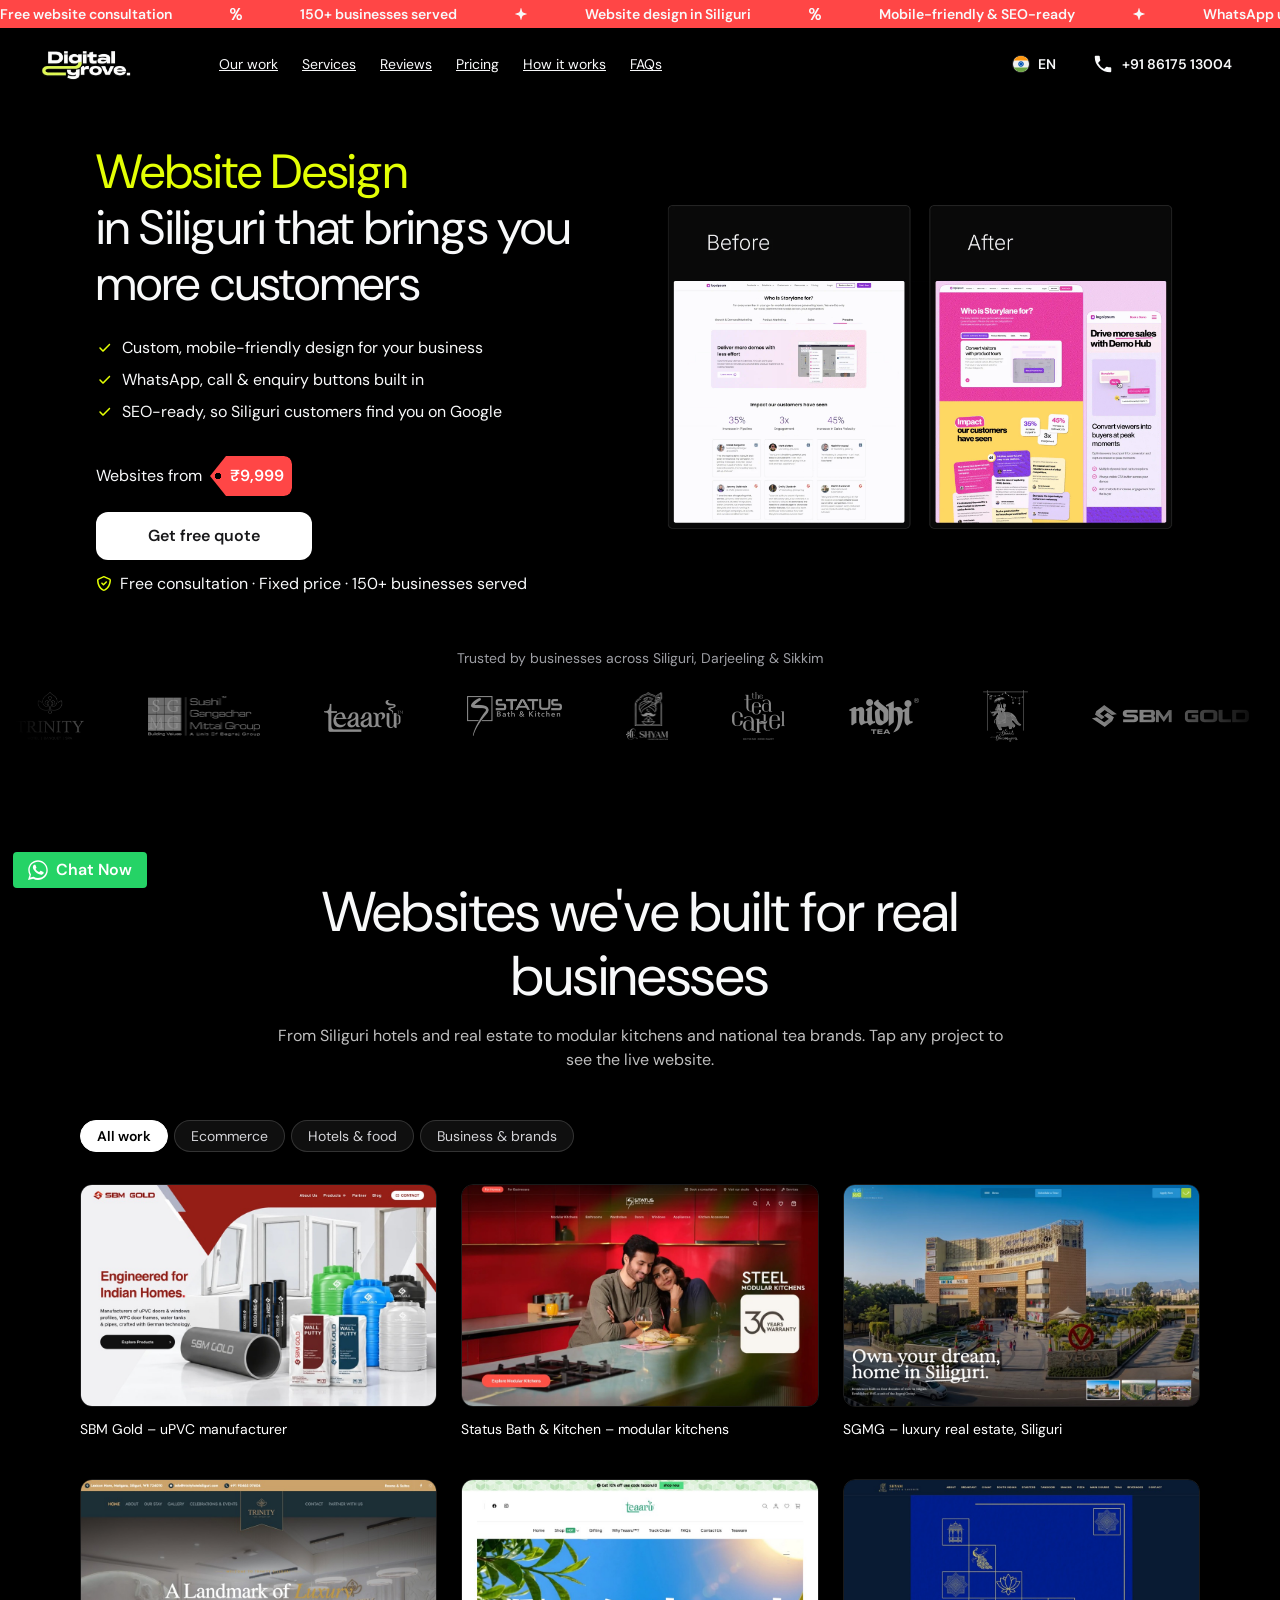
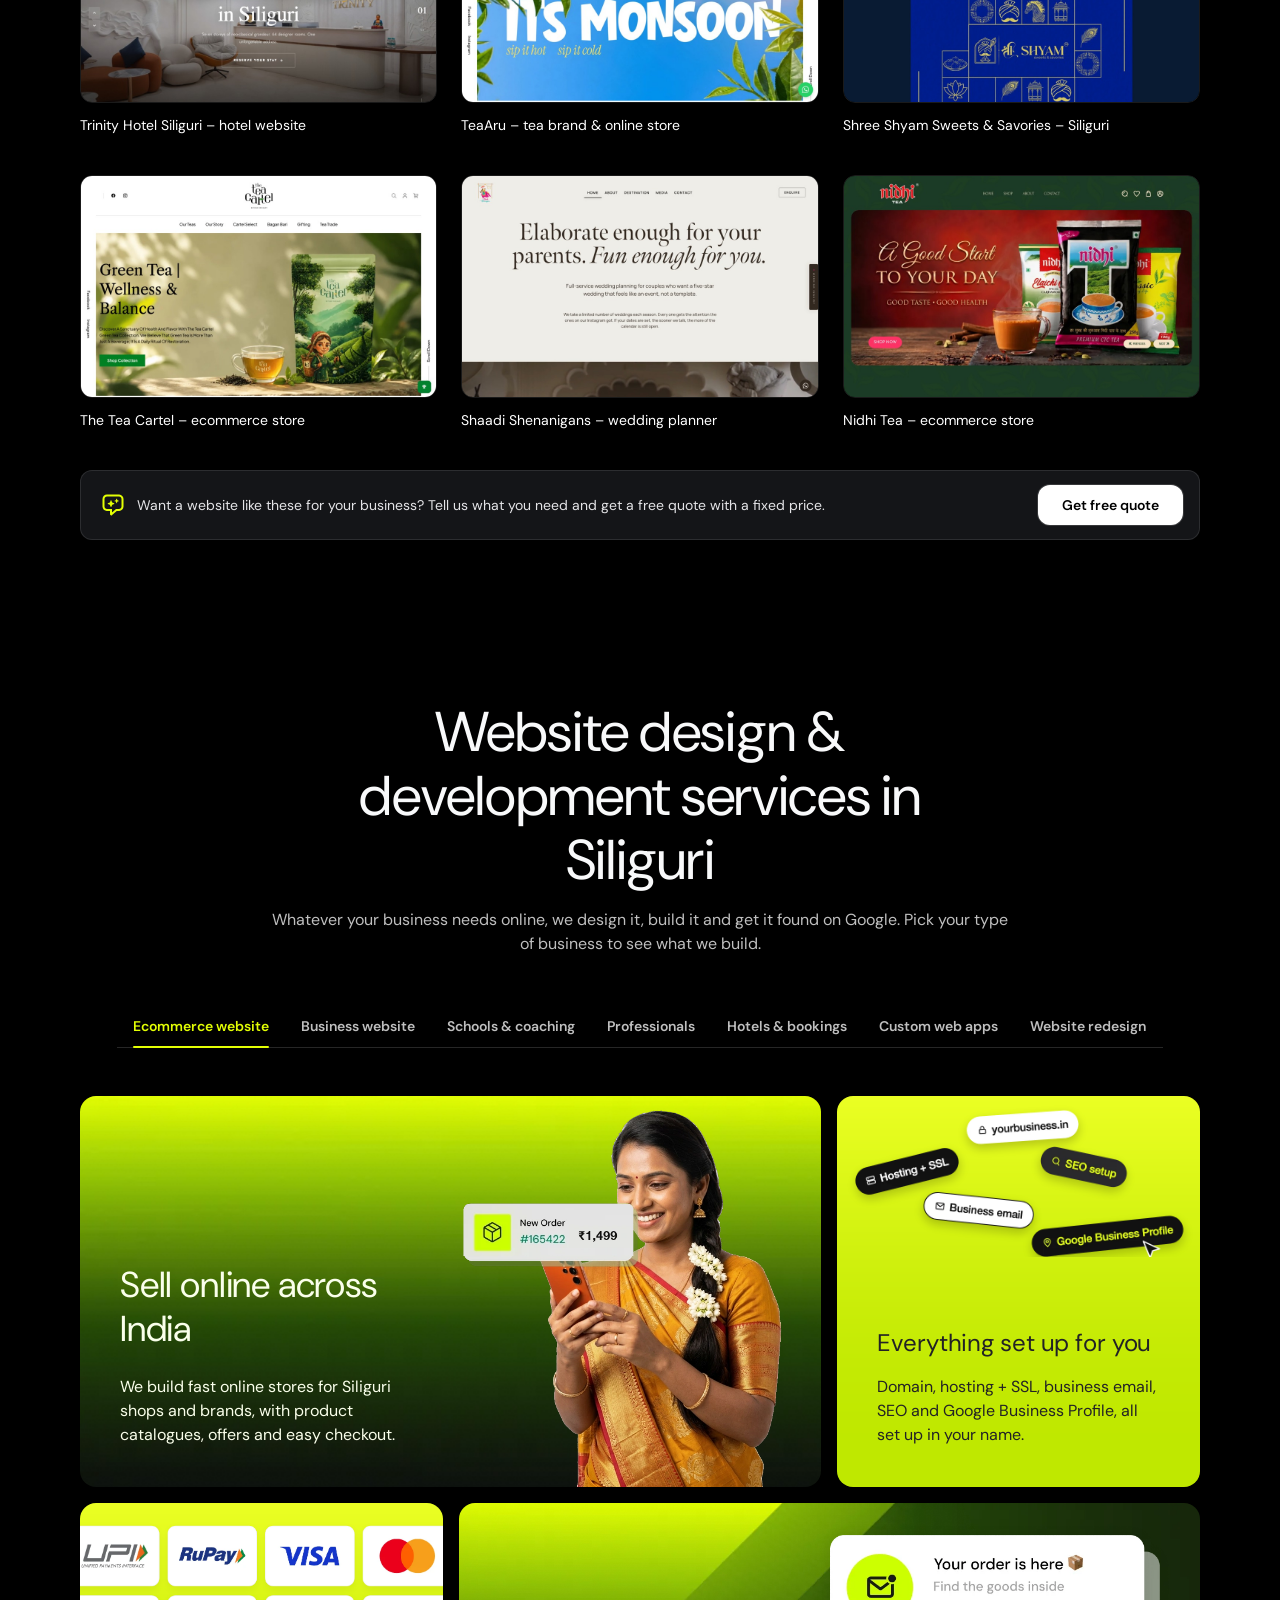
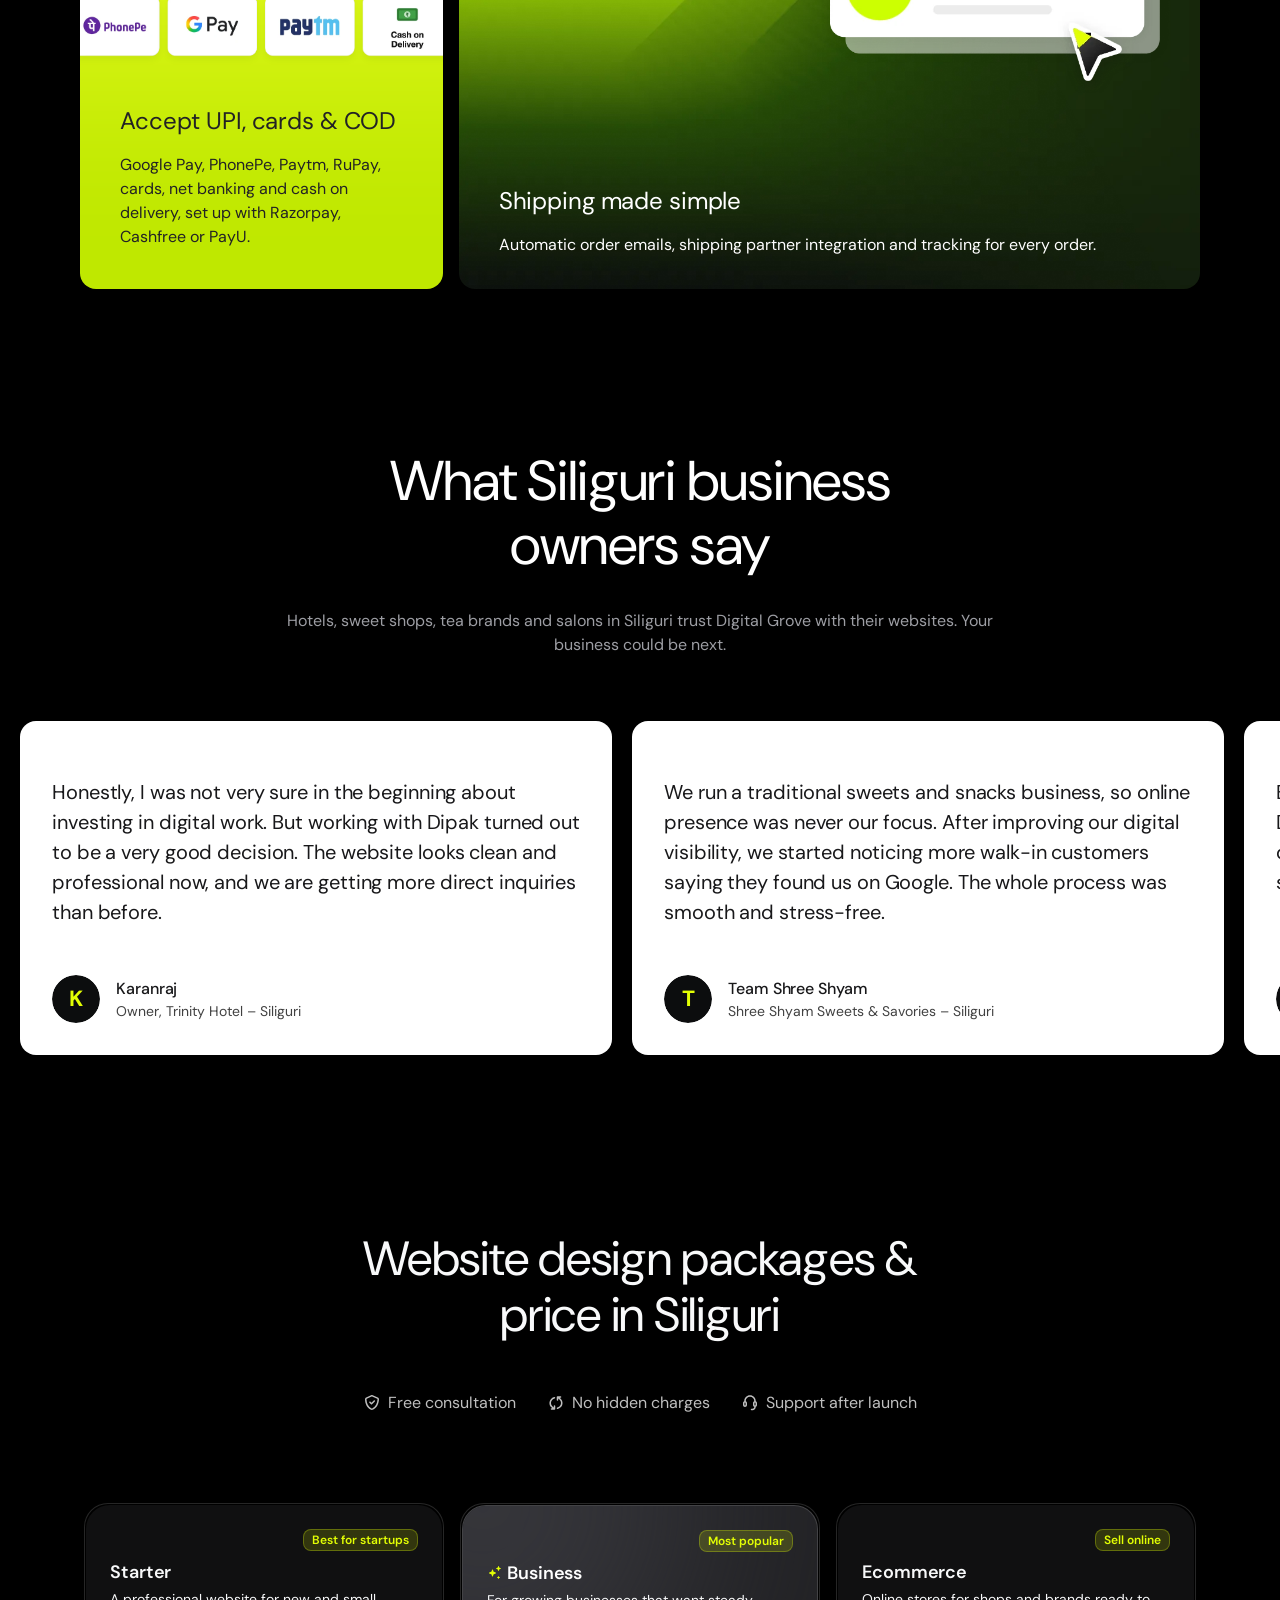
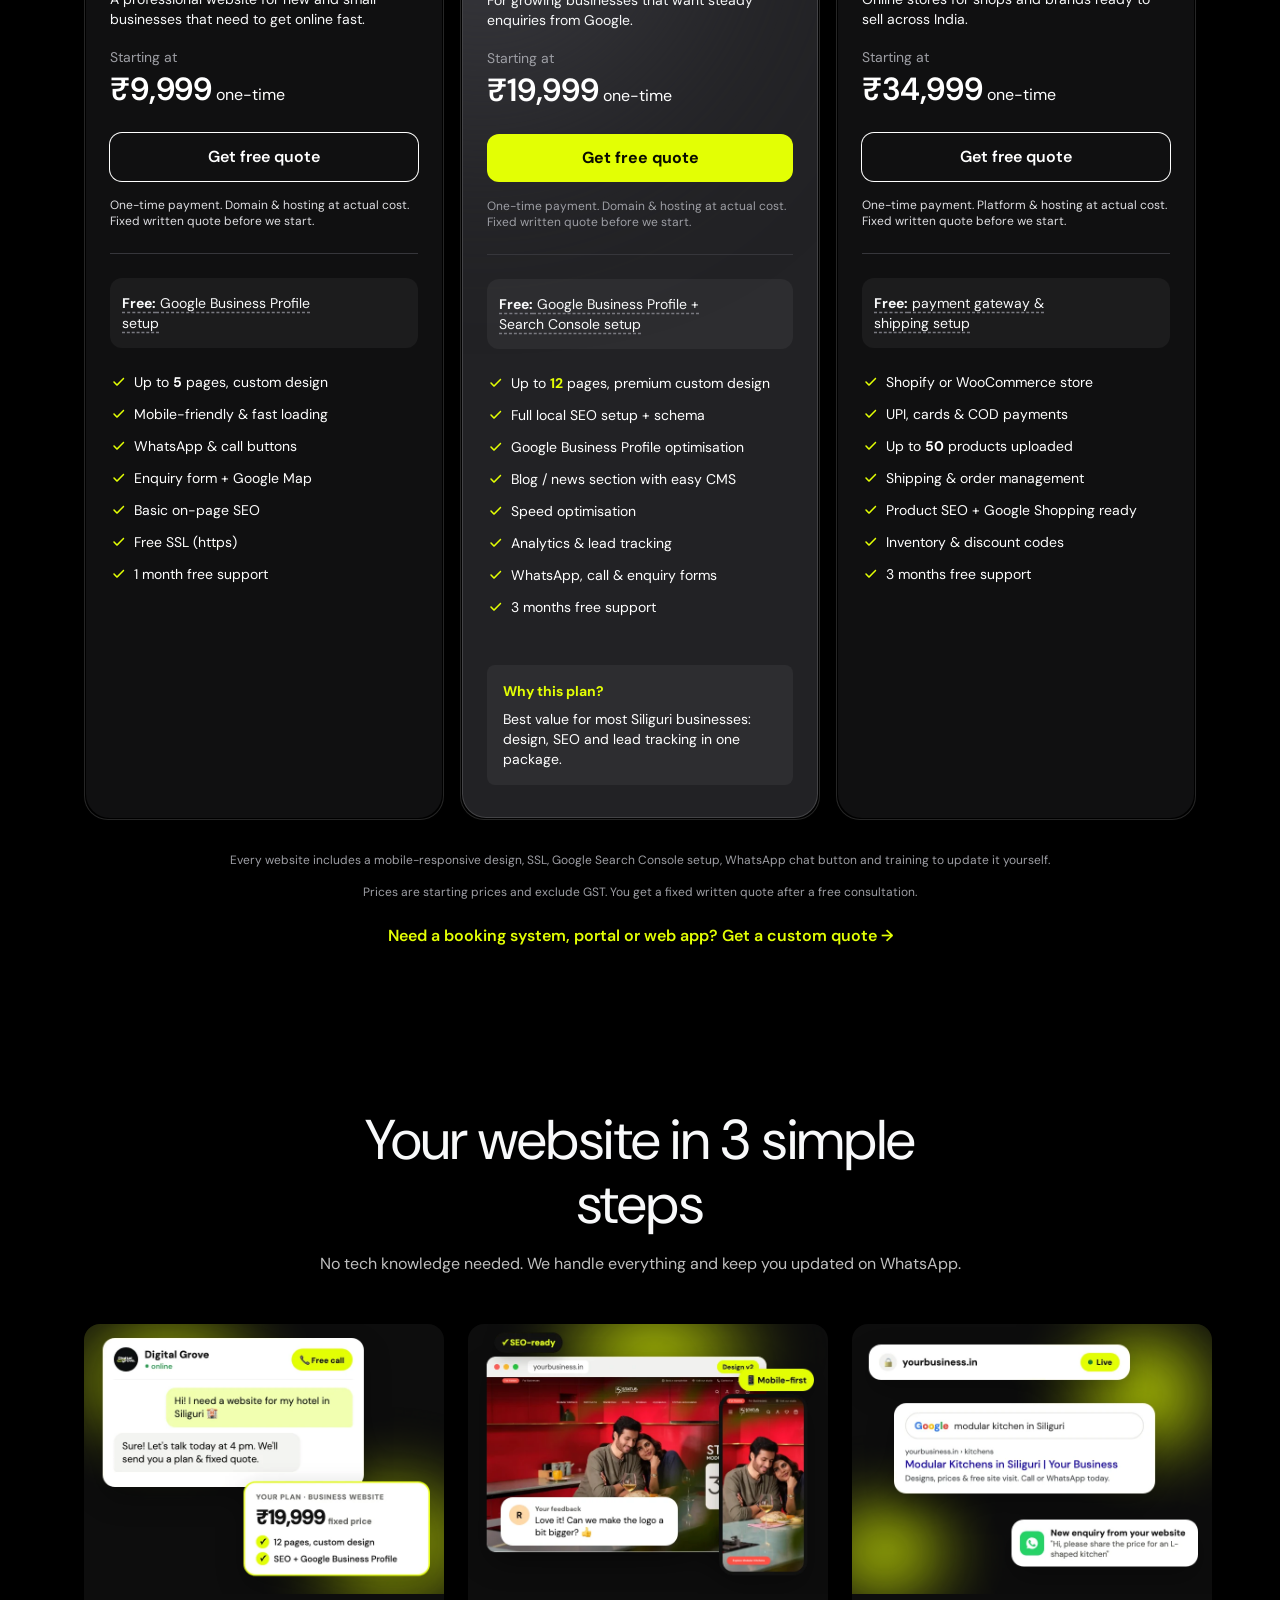
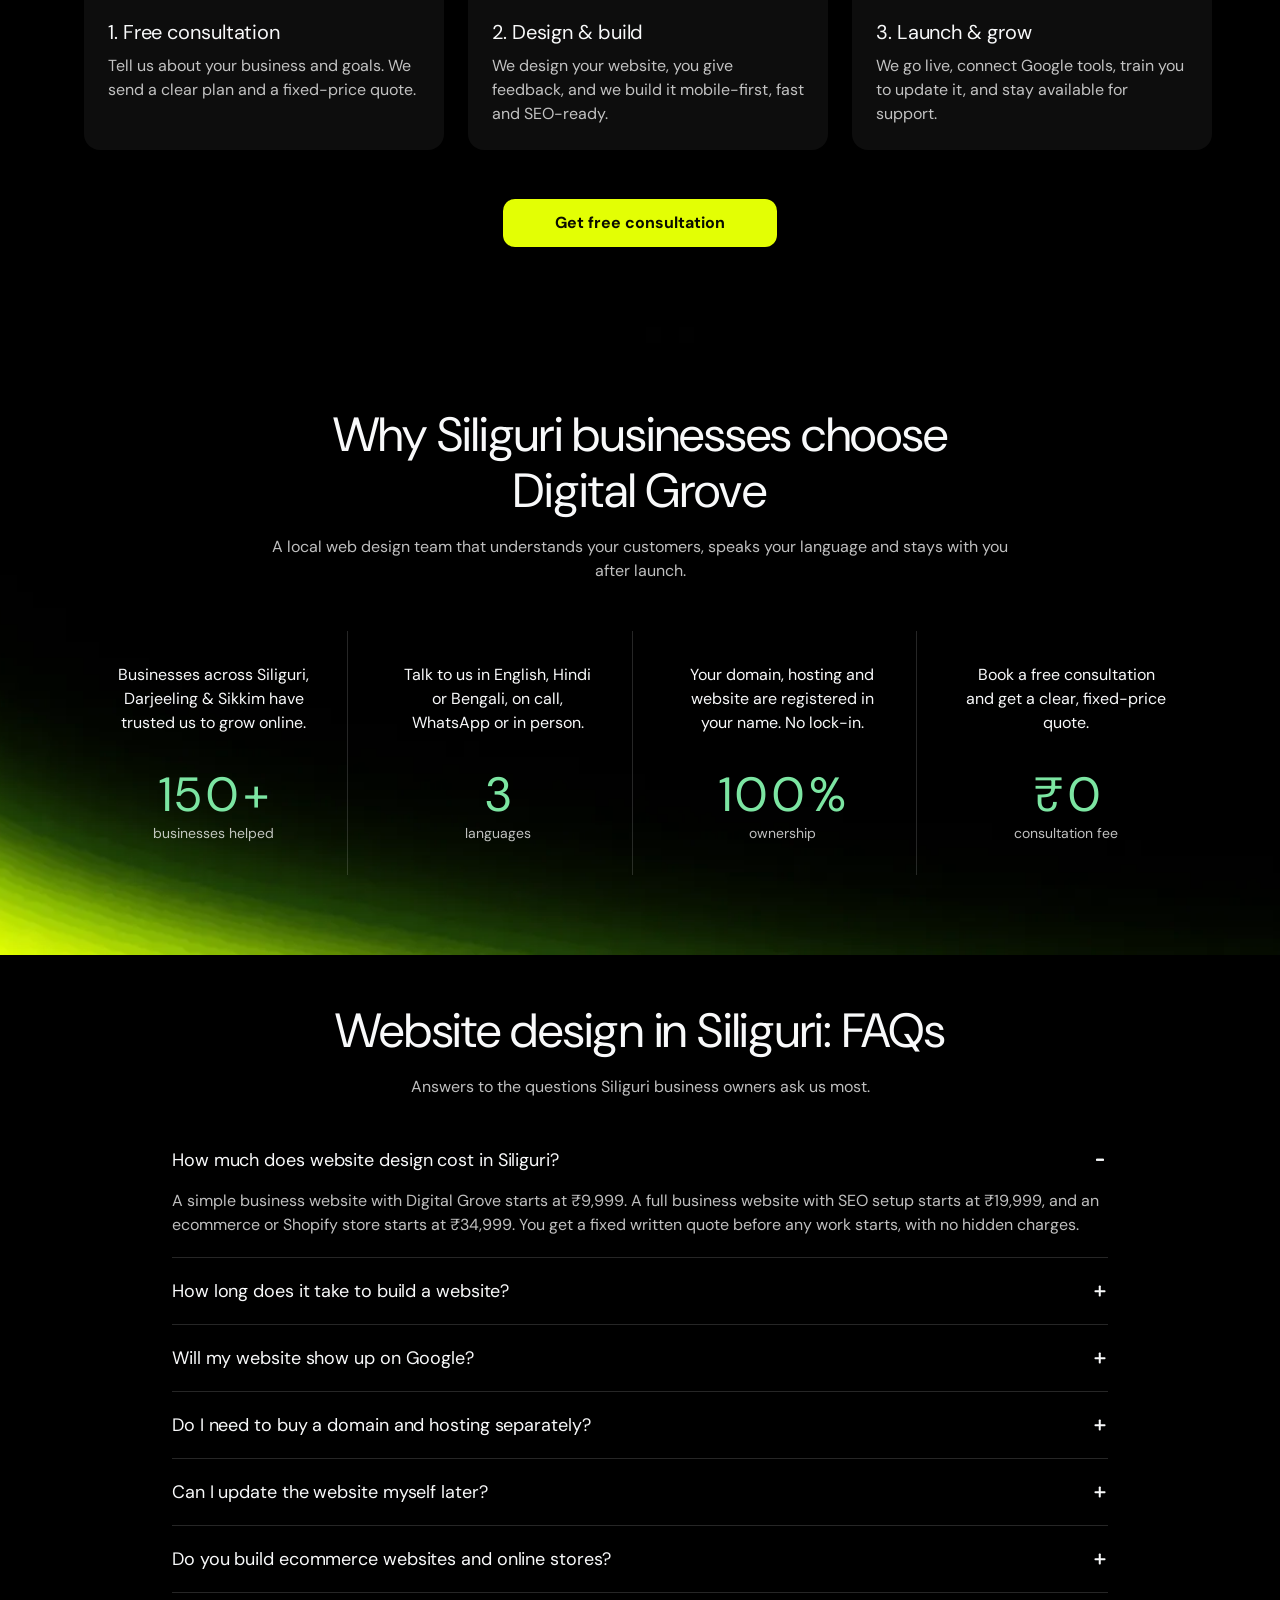
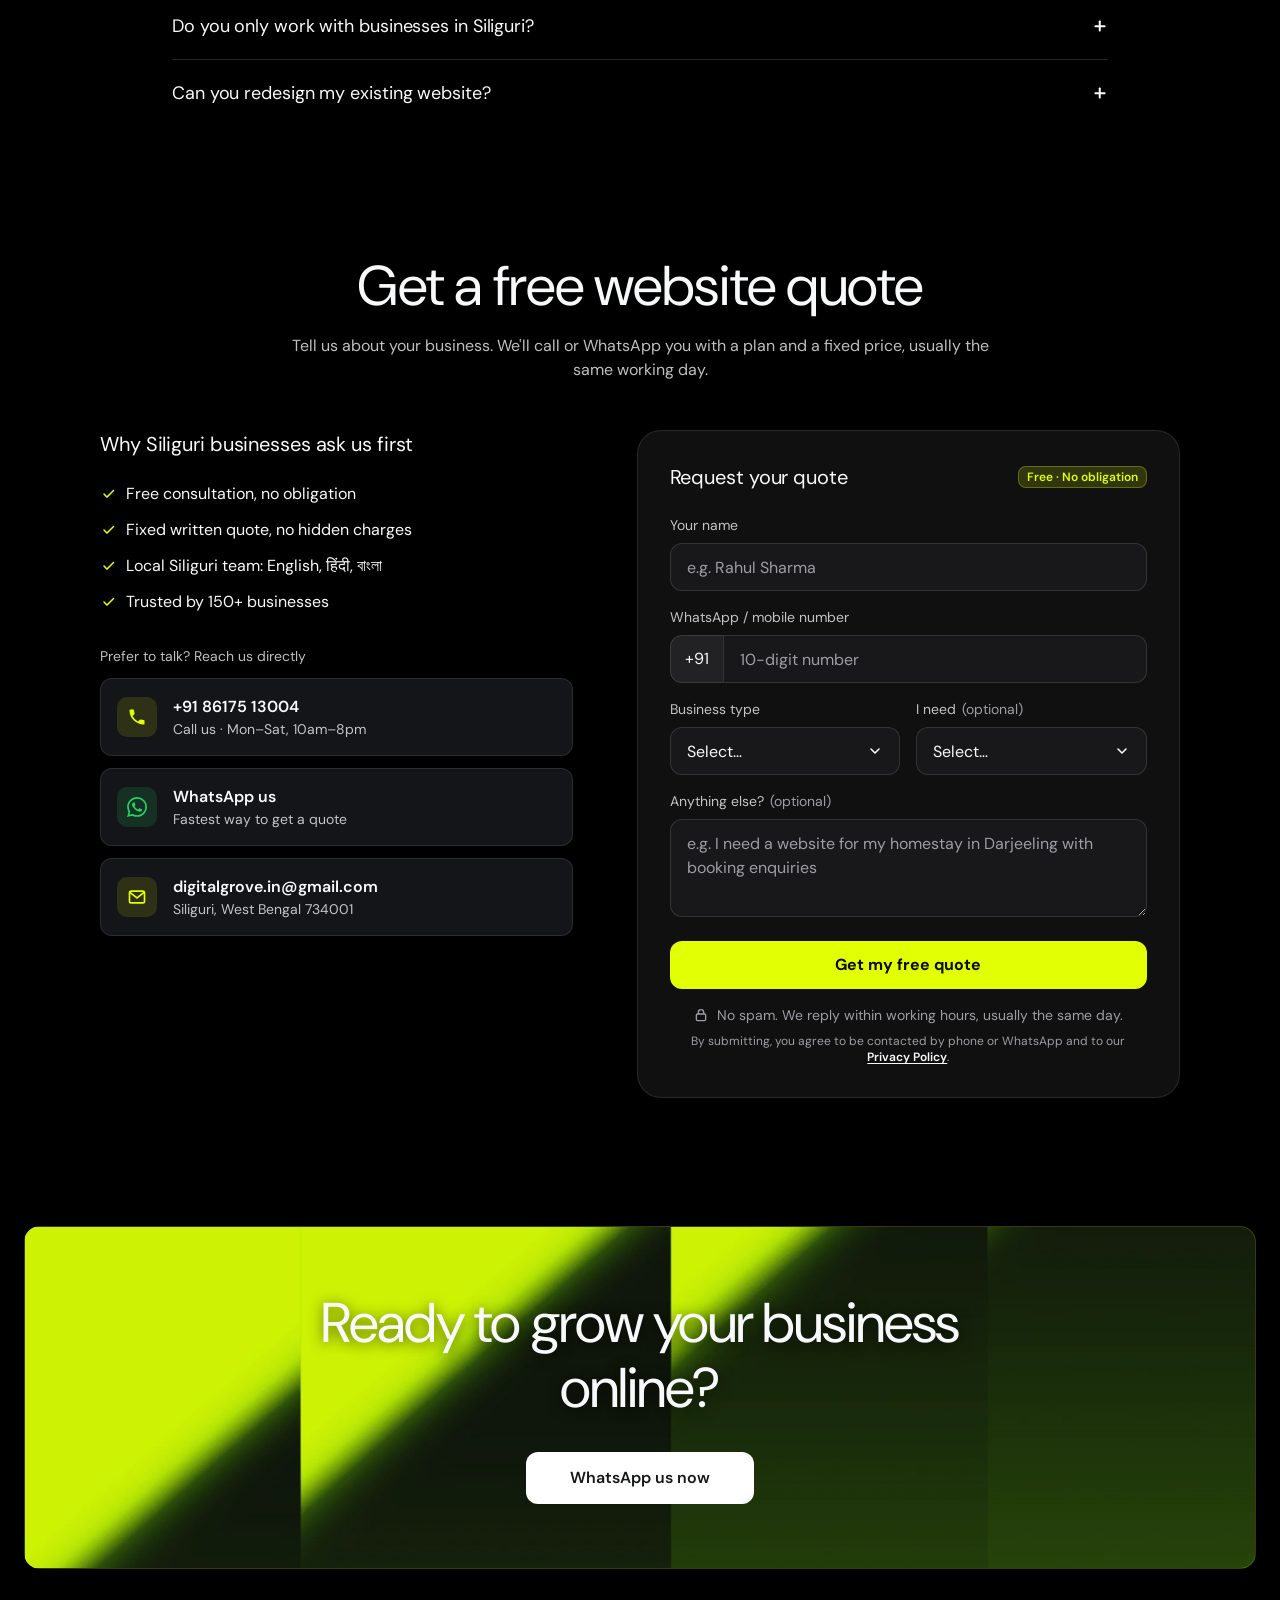
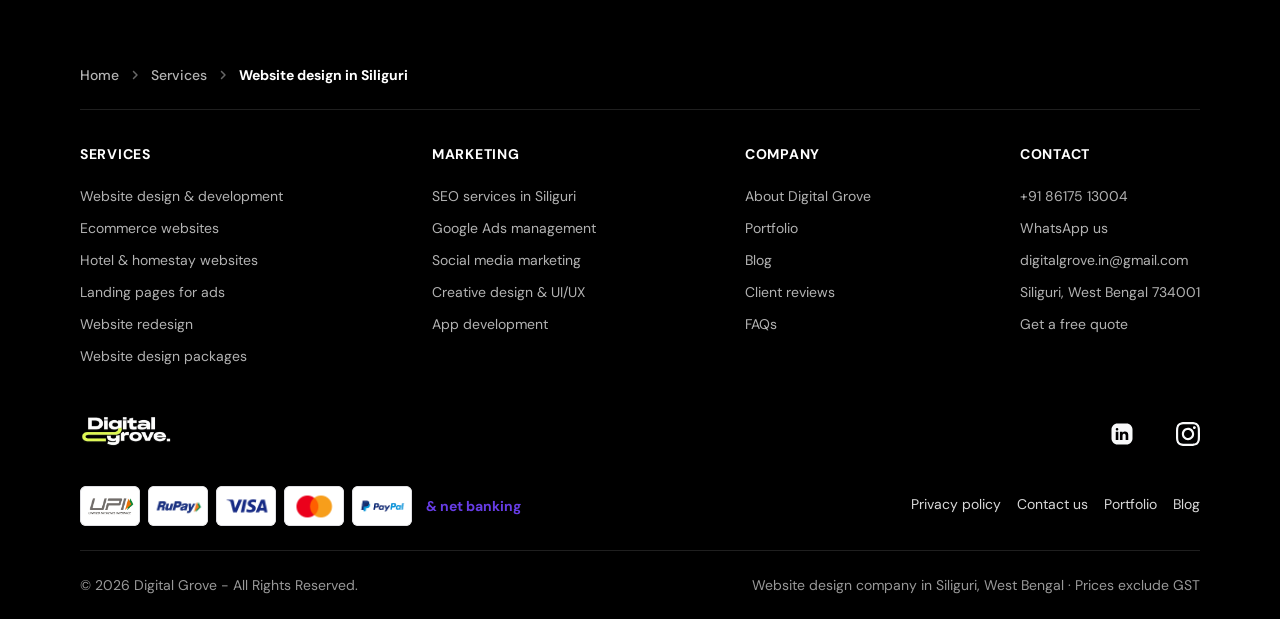
<file: index.html>
<!DOCTYPE html>
<html lang="en-IN">

<head>
  <meta charset="utf-8">
  <meta name="viewport" content="width=device-width, initial-scale=1.0">
  <!-- ===================== Primary SEO ===================== -->
  <title>Website Design Company in Siliguri | Digital Grove</title>
  <meta name="description"
    content="Website design company in Siliguri. Fast, mobile-friendly, SEO-ready websites for hotels, shops &amp; local businesses. 150+ clients. Free quote on WhatsApp.">
  <meta name="robots" content="index, follow, max-image-preview:large, max-snippet:-1">
  <link rel="canonical" href="https://digitalgrove.in/website-design-siliguri">
  <meta name="author" content="Digital Grove">
  <meta name="theme-color" content="#0b0b0c">

  <!-- Local SEO geo tags -->
  <meta name="geo.region" content="IN-WB">
  <meta name="geo.placename" content="Siliguri">
  <meta name="geo.position" content="26.7271;88.3953">
  <meta name="ICBM" content="26.7271, 88.3953">

  <!-- Icons -->
  <link rel="icon" type="image/png" href="https://digitalgrove.in/hubfs/Digtial_grove_favicon.png">
  <link rel="apple-touch-icon" sizes="180x180"
    href="https://digitalgrove.in/hubfs/raw_assets/public/digital/images/logo/apple-touch-icon.png">

  <!-- Open Graph / Social -->
  <meta property="og:type" content="website">
  <meta property="og:locale" content="en_IN">
  <meta property="og:site_name" content="Digital Grove">
  <meta property="og:url" content="https://digitalgrove.in/website-design-siliguri">
  <meta property="og:title" content="Website Design in Siliguri – Digital Grove">
  <meta property="og:description"
    content="Fast, mobile-friendly websites that bring enquiries. Trusted by 150+ businesses across Siliguri, Darjeeling &amp; Sikkim.">
  <meta property="og:image"
    content="https://digitalgrove.in/hubfs/raw_assets/public/digital/images/portfolio/trinity_hotel_siliguri_digital_grove.png">
  <meta property="og:image:alt" content="Trinity Hotel Siliguri website designed by Digital Grove">
  <meta name="twitter:card" content="summary_large_image">
  <meta name="twitter:title" content="Website Design in Siliguri – Digital Grove">
  <meta name="twitter:description"
    content="Fast, mobile-friendly websites that bring enquiries. Free quote on WhatsApp.">
  <meta name="twitter:image"
    content="https://digitalgrove.in/hubfs/raw_assets/public/digital/images/portfolio/trinity_hotel_siliguri_digital_grove.png">

  <link rel="icon" type="image/png" sizes="32x32"
    href="https://digitalgrove.in/hubfs/raw_assets/public/digital/images/logo/favicon-32x32.png">

  <!-- Google Fonts CDN (DM Sans & Roboto) -->
  <link rel="preconnect" href="https://fonts.googleapis.com">
  <link rel="preconnect" href="https://fonts.gstatic.com" crossorigin>
  <link
    href="https://fonts.googleapis.com/css2?family=DM+Sans:ital,opsz,wght@0,9..40,100..1000;1,9..40,100..1000&family=Roboto:ital,wght@0,100..900;1,100..900&display=swap"
    rel="stylesheet">

  <!-- Bootstrap 5 CSS CDN -->
  <link rel="stylesheet" href="https://cdn.jsdelivr.net/npm/bootstrap@5.3.3/dist/css/bootstrap.min.css">

  <!-- Preload Critical Above-The-Fold Hero Media -->
  <link rel="preload" as="image" href="./assets/images/hero-before-after.webp" fetchpriority="high">

  <!-- Main Clean Stylesheet -->
  <link rel="stylesheet" href="./assets/css/style.css?v=9.0">
  <link rel="stylesheet" href="./assets/css/lead.css?v=2.6">

  <!-- ===================== Structured data (JSON-LD) ===================== -->
  <script type="application/ld+json">
  {
    "@context": "https://schema.org",
    "@graph": [
      {
        "@type": "ProfessionalService",
        "@id": "https://digitalgrove.in/#business",
        "name": "Digital Grove",
        "alternateName": "Digital Grove Siliguri",
        "url": "https://digitalgrove.in/",
        "logo": "https://245081602.fs1.hubspotusercontent-na2.net/hubfs/245081602/Digital_Grove_Dark_logo.webp",
        "image": "https://digitalgrove.in/hubfs/raw_assets/public/digital/images/portfolio/trinity_hotel_siliguri_digital_grove.png",
        "description": "Website design and development company in Siliguri building fast, mobile-friendly, SEO-ready websites, ecommerce stores and landing pages for local businesses.",
        "telephone": "+91-8617513004",
        "email": "digitalgrove.in@gmail.com",
        "priceRange": "₹₹",
        "founder": { "@type": "Person", "name": "Dipak Halder" },
        "address": {
          "@type": "PostalAddress",
          "addressLocality": "Siliguri",
          "addressRegion": "West Bengal",
          "postalCode": "734001",
          "addressCountry": "IN"
        },
        "geo": { "@type": "GeoCoordinates", "latitude": 26.7271, "longitude": 88.3953 },
        "areaServed": [
          { "@type": "City", "name": "Siliguri" },
          { "@type": "City", "name": "Jalpaiguri" },
          { "@type": "City", "name": "Darjeeling" },
          { "@type": "City", "name": "Kalimpong" },
          { "@type": "City", "name": "Gangtok" },
          { "@type": "State", "name": "Sikkim" },
          { "@type": "AdministrativeArea", "name": "North Bengal" }
        ],
        "knowsLanguage": ["en", "hi", "bn"],
        "sameAs": [
          "https://www.instagram.com/siliguri_digital_grove",
          "https://www.linkedin.com/company/digital-grove-siliguri/"
        ]
      },
      {
        "@type": "Service",
        "@id": "https://digitalgrove.in/website-design-siliguri#service",
        "name": "Website Design in Siliguri",
        "serviceType": "Website design and development",
        "provider": { "@id": "https://digitalgrove.in/#business" },
        "areaServed": { "@type": "City", "name": "Siliguri" },
        "hasOfferCatalog": {
          "@type": "OfferCatalog",
          "name": "Website design packages",
          "itemListElement": [
            { "@type": "Offer", "name": "Starter Website", "price": "9999", "priceCurrency": "INR", "itemOffered": { "@type": "Service", "name": "Starter business website (up to 5 pages)" } },
            { "@type": "Offer", "name": "Business Website", "price": "19999", "priceCurrency": "INR", "itemOffered": { "@type": "Service", "name": "Business website with SEO setup (up to 12 pages)" } },
            { "@type": "Offer", "name": "Ecommerce Website", "price": "34999", "priceCurrency": "INR", "itemOffered": { "@type": "Service", "name": "Ecommerce / Shopify online store" } }
          ]
        }
      },
      {
        "@type": "WebPage",
        "@id": "https://digitalgrove.in/website-design-siliguri#webpage",
        "url": "https://digitalgrove.in/website-design-siliguri",
        "name": "Website Design Company in Siliguri | Digital Grove",
        "inLanguage": "en-IN",
        "about": { "@id": "https://digitalgrove.in/website-design-siliguri#service" },
        "isPartOf": { "@type": "WebSite", "url": "https://digitalgrove.in/", "name": "Digital Grove" },
        "breadcrumb": { "@id": "https://digitalgrove.in/website-design-siliguri#breadcrumb" }
      },
      {
        "@type": "BreadcrumbList",
        "@id": "https://digitalgrove.in/website-design-siliguri#breadcrumb",
        "itemListElement": [
          { "@type": "ListItem", "position": 1, "name": "Home", "item": "https://digitalgrove.in/" },
          { "@type": "ListItem", "position": 2, "name": "Services", "item": "https://digitalgrove.in/services" },
          { "@type": "ListItem", "position": 3, "name": "Website Design in Siliguri", "item": "https://digitalgrove.in/website-design-siliguri" }
        ]
      },
      {
        "@type": "FAQPage",
        "@id": "https://digitalgrove.in/website-design-siliguri#faq",
        "mainEntity": [
          { "@type": "Question", "name": "How much does website design cost in Siliguri?", "acceptedAnswer": { "@type": "Answer", "text": "A simple business website with Digital Grove starts at ₹9,999. A full business website with SEO setup starts at ₹19,999, and an ecommerce or Shopify store starts at ₹34,999. You get a fixed written quote before any work starts, with no hidden charges." } },
          { "@type": "Question", "name": "How long does it take to build a website?", "acceptedAnswer": { "@type": "Answer", "text": "A starter website is usually ready in 7–10 working days once we have your content. Business websites take about 2–3 weeks and ecommerce stores about 3–5 weeks, depending on the number of products and pages." } },
          { "@type": "Question", "name": "Will my website show up on Google?", "acceptedAnswer": { "@type": "Answer", "text": "Yes. Every website is built SEO-ready: fast loading, mobile-friendly, with proper titles, meta descriptions, headings, schema markup and a sitemap. We also submit it to Google Search Console and help set up or optimise your Google Business Profile so you appear in local Siliguri searches." } },
          { "@type": "Question", "name": "Do I need to buy a domain and hosting separately?", "acceptedAnswer": { "@type": "Answer", "text": "No. We can register the domain and set up secure hosting with SSL for you, in your name, so you fully own them. If you already have a domain or hosting, we will use it." } },
          { "@type": "Question", "name": "Can I update the website myself later?", "acceptedAnswer": { "@type": "Answer", "text": "Yes. We build on easy-to-use platforms such as HubSpot CMS, WordPress or Shopify and give you a short training session so you can change text, photos, prices and products yourself. We also offer maintenance plans if you prefer us to handle it." } },
          { "@type": "Question", "name": "Do you build ecommerce websites and online stores?", "acceptedAnswer": { "@type": "Answer", "text": "Yes. We have built online stores for tea brands such as TeaAru, The Tea Cartel and Nidhi Tea, with product catalogues, UPI and card payments, shipping and order management." } },
          { "@type": "Question", "name": "Do you only work with businesses in Siliguri?", "acceptedAnswer": { "@type": "Answer", "text": "We are a Siliguri-based team and most of our clients are in Siliguri, Darjeeling, Jalpaiguri and Sikkim, but we work with businesses anywhere in India over phone, WhatsApp and video calls." } },
          { "@type": "Question", "name": "Can you redesign my existing website?", "acceptedAnswer": { "@type": "Answer", "text": "Yes. We review your current site, find what is slowing it down or losing enquiries, and rebuild it with a modern design, faster loading and better calls-to-action while keeping your existing Google rankings safe with proper redirects." } }
        ]
      }
    ]
  }
  </script>

  <!--
    HubSpot tracking code: if this page is hosted on HubSpot CMS it is added automatically, so leave this commented.
    If you host this page elsewhere, uncomment it (245081602 = your HubSpot portal ID from your file URLs; please confirm).
    <script id="hs-script-loader" async defer src="//js-na2.hs-scripts.com/245081602.js"></script>
  -->
  <!-- Google tag (gtag.js) – Google Ads AW-17957925667 -->
  <script async src="https://www.googletagmanager.com/gtag/js?id=AW-17957925667"></script>
  <script>
    window.dataLayer = window.dataLayer || [];
    function gtag(){dataLayer.push(arguments);}
    gtag('js', new Date());
    gtag('config', 'AW-17957925667');
  </script>
  <!-- Google Tag Manager -->
  <script>(function(w,d,s,l,i){w[l]=w[l]||[];w[l].push({'gtm.start':
  new Date().getTime(),event:'gtm.js'});var f=d.getElementsByTagName(s)[0],
  j=d.createElement(s),dl=l!='dataLayer'?'&l='+l:'';j.async=true;j.src=
  'https://www.googletagmanager.com/gtm.js?id='+i+dl;f.parentNode.insertBefore(j,f);
  })(window,document,'script','dataLayer','GTM-MBS7FWKB');</script>
  <!-- End Google Tag Manager -->
</head>

<body class="lang-en-IN ltr">
  <!-- Google Tag Manager (noscript) -->
  <noscript><iframe src="https://www.googletagmanager.com/ns.html?id=GTM-MBS7FWKB"
  height="0" width="0" style="display:none;visibility:hidden"></iframe></noscript>
  <!-- End Google Tag Manager (noscript) -->
  <!-- Reusable SVG Icon Sprite -->
  <svg xmlns="http://www.w3.org/2000/svg" style="display:none;" id="dg-svg-sprite">
    <defs>
      <symbol id="ic-checkmark-24" viewBox="0 0 24 24">
        <path d="M5.99997 12.0001L10.2878 16.2879C10.405 16.4051 10.5949 16.4051 10.7121 16.2879L20.25 6.75008"
          stroke="currentColor" stroke-width="2" stroke-linecap="round" fill="none" />
      </symbol>
      <symbol id="ic-line-24" viewBox="0 0 24 24">
        <path
          d="M6.11386 12C6.11386 12.5523 6.56158 13 7.11386 13H16.926C17.4783 13 17.926 12.5523 17.926 12C17.926 11.4477 17.4783 11 16.926 11H7.11386C6.56158 11 6.11386 11.4477 6.11386 12Z"
          fill="currentColor" />
      </symbol>
      <symbol id="ic-checkmark-16" viewBox="0 0 16 16">
        <path
          d="M14.0303 3.96973C14.3232 4.26262 14.3232 4.7375 14.0303 5.03039L7.67175 11.389C7.30075 11.76 6.69925 11.76 6.32825 11.389L3.46967 8.53039C3.17678 8.2375 3.17678 7.76262 3.46967 7.46973C3.76256 7.17684 4.23744 7.17684 4.53033 7.46973L7 9.9394L12.9697 3.96973C13.2626 3.67684 13.7374 3.67684 14.0303 3.96973Z"
          fill="currentColor" />
      </symbol>
      <symbol id="ic-percent-16" viewBox="0 0 16 16">
        <path
          d="M3.56924 14L10.4117 2H12.3662L5.52379 14H3.56924ZM11.1988 14C10.6797 14 10.205 13.8838 9.77465 13.6515C9.35521 13.4086 9.00685 13.06 8.76435 12.6405C8.51082 12.1978 8.38405 11.6783 8.38405 11.082C8.38455 10.485 8.51216 9.954 8.76636 9.523C9.00659 9.10576 9.35603 8.76178 9.77716 8.528C10.2075 8.28467 10.6824 8.163 11.2018 8.163C11.7212 8.163 12.2176 8.285 12.6264 8.528C13.0449 8.75928 13.3893 9.10426 13.6197 9.523C13.8732 9.95433 14 10.4738 14 11.0815C14 11.6895 13.8724 12.198 13.6182 12.6405C13.3847 13.0617 13.0408 13.4114 12.6234 13.652C12.2037 13.884 11.7289 14 11.1988 14ZM11.1828 12.607C11.4146 12.607 11.6246 12.5518 11.8128 12.4415C12.0058 12.3137 12.1605 12.1359 12.2601 11.927C12.3702 11.695 12.4256 11.4133 12.4263 11.082C12.4263 10.75 12.3712 10.457 12.2611 10.236C12.151 10.015 12.0019 9.84917 11.8138 9.7385C11.6335 9.6156 11.4195 9.55181 11.2013 9.556C10.9696 9.556 10.7759 9.6165 10.5883 9.7385C10.4008 9.84883 10.2517 10.0147 10.1409 10.236C10.0302 10.4573 9.97481 10.7392 9.97481 11.0815C9.97481 11.4245 10.0299 11.695 10.1399 11.927C10.25 12.1483 10.3935 12.3198 10.5703 12.4415C10.7578 12.5515 10.9619 12.6067 11.1828 12.607ZM4.81473 7.832C4.28431 7.832 3.80393 7.71583 3.37359 7.4835C2.95426 7.2515 2.61766 6.91433 2.36379 6.472C2.12093 6.03 1.99967 5.5105 2 4.9135C2 4.31683 2.12176 3.80267 2.36529 3.371C2.60505 2.94346 2.96151 2.59283 3.3931 2.36C3.82344 2.12767 4.29815 2.0115 4.81723 2.0115C5.33614 2.0115 5.82203 2.1275 6.24136 2.36C6.66102 2.59233 6.99229 2.9295 7.23514 3.3715C7.48868 3.8025 7.61545 4.3165 7.61545 4.9135C7.61478 5.5105 7.48734 6.03 7.23314 6.472C6.98995 6.91433 6.65852 7.2515 6.23886 7.4835C5.81919 7.7155 5.34481 7.83167 4.81473 7.832ZM4.79822 6.439C5.0304 6.439 5.24023 6.38367 5.42771 6.273C5.61553 6.15133 5.75914 5.98 5.85855 5.759C5.96931 5.527 6.02469 5.24517 6.02469 4.9135C6.02469 4.58183 5.96964 4.29983 5.85956 4.0675C5.76048 3.8355 5.61703 3.66417 5.42922 3.5535C5.24747 3.43339 5.03413 3.36987 4.81623 3.371C4.59606 3.371 4.38622 3.43183 4.18673 3.5535C3.99925 3.66417 3.85013 3.8355 3.73938 4.0675C3.62929 4.29983 3.57391 4.58183 3.57325 4.9135C3.57325 5.24517 3.62829 5.527 3.73838 5.759C3.84846 5.98 3.99758 6.15133 4.18573 6.273C4.37321 6.38367 4.57737 6.439 4.79822 6.439Z"
          fill="currentColor" />
      </symbol>
      <symbol id="ic-sparkle-single-16" viewBox="0 0 16 16">
        <path
          d="M7.42277 3.27527C7.65526 2.42281 7.77151 1.99658 8 1.99658C8.22849 1.99658 8.34474 2.42281 8.57723 3.27527L8.69418 3.70411C9.07065 5.08449 9.25888 5.77468 9.74039 6.25619C10.2219 6.7377 10.9121 6.92593 12.2925 7.3024L12.7213 7.41936C13.5738 7.65184 14 7.76809 14 7.99658C14 8.22507 13.5738 8.34132 12.7213 8.57381L12.2925 8.69076C10.9121 9.06723 10.2219 9.25547 9.74039 9.73697C9.25888 10.2185 9.07065 10.9087 8.69418 12.2891L8.57723 12.7179C8.34474 13.5704 8.22849 13.9966 8 13.9966C7.77151 13.9966 7.65526 13.5704 7.42277 12.7179L7.30582 12.2891C6.92935 10.9087 6.74112 10.2185 6.25961 9.73697C5.7781 9.25547 5.08791 9.06723 3.70753 8.69076L3.27869 8.57381C2.42623 8.34132 2 8.22507 2 7.99658C2 7.76809 2.42623 7.65185 3.27869 7.41936L3.70753 7.3024C5.08791 6.92593 5.7781 6.7377 6.25961 6.25619C6.74112 5.77468 6.92935 5.08449 7.30582 3.70411L7.42277 3.27527Z"
          fill="currentColor" />
      </symbol>
    </defs>
  </svg>

  <div id="__nuxt">
    <div id="layout"
      class="layout layout--ai-builder-nav theme-base theme-dg mode-light layout--full-h-color-neutral-1000"
      data-qa="ai-website-builder-page">

      <!-- ========================================================================= -->
      <!-- 1. TOP ANNOUNCEMENT TICKER BANNER -->
      <!-- ========================================================================= -->
      <div class="dg-top-banner dg-top-banner--sticky dg-top-banner--bg-bf26" dir="ltr"><a href="#get-quote"
          target="_self" class="dg-top-banner__wrapper" data-click-id="dg-ai_website_builder_banner">
          <div class="dg-top-banner__marquee dg-top-banner__marquee--animated"><span class="u-visually-hidden">Free
              website consultation for Siliguri businesses. 150+ businesses served. Mobile-friendly and SEO-ready
              websites. Local Siliguri team. WhatsApp us today</span>
            <div class="dg-top-banner__marquee-track" aria-hidden="true"><span
                class="dg-top-banner__marquee-label h-t-body-2-bold">Free website consultation</span><span
                class="dg-top-banner__marquee-separator"><span class="h-icon" aria-hidden="true"
                  data-icon-name="ic-percent-16" style="--h-icon-size:16px;"><svg width="16" height="16"
                    viewBox="0 0 16 16" fill="none">
                    <use href="#ic-percent-16" />
                  </svg>
                </span></span><span class="dg-top-banner__marquee-label h-t-body-2-bold">150+ businesses
                served</span><span class="dg-top-banner__marquee-separator"><span class="h-icon" aria-hidden="true"
                  data-icon-name="ic-sparkle-single-16" style="--h-icon-size:16px;"><svg width="16" height="16"
                    viewBox="0 0 16 16" fill="none">
                    <use href="#ic-sparkle-single-16" />
                  </svg>
                </span></span><span class="dg-top-banner__marquee-label h-t-body-2-bold">Website design in
                Siliguri</span><span class="dg-top-banner__marquee-separator"><span class="h-icon" aria-hidden="true"
                  data-icon-name="ic-percent-16" style="--h-icon-size:16px;"><svg width="16" height="16"
                    viewBox="0 0 16 16" fill="none">
                    <use href="#ic-percent-16" />
                  </svg>
                </span></span><span class="dg-top-banner__marquee-label h-t-body-2-bold">Mobile-friendly &amp;
                SEO-ready</span><span class="dg-top-banner__marquee-separator"><span class="h-icon" aria-hidden="true"
                  data-icon-name="ic-sparkle-single-16" style="--h-icon-size:16px;"><svg width="16" height="16"
                    viewBox="0 0 16 16" fill="none">
                    <use href="#ic-sparkle-single-16" />
                  </svg>
                </span></span><span class="dg-top-banner__marquee-label h-t-body-2-bold">WhatsApp us today</span><span
                class="dg-top-banner__marquee-separator"><span class="h-icon" aria-hidden="true"
                  data-icon-name="ic-percent-16" style="--h-icon-size:16px;"><svg width="16" height="16"
                    viewBox="0 0 16 16" fill="none">
                    <use href="#ic-percent-16" />
                  </svg>
                </span></span><span class="dg-top-banner__marquee-label h-t-body-2-bold">Free website
                consultation</span><span class="dg-top-banner__marquee-separator"><span class="h-icon"
                  aria-hidden="true" data-icon-name="ic-sparkle-single-16" style="--h-icon-size:16px;"><svg width="16"
                    height="16" viewBox="0 0 16 16" fill="none">
                    <use href="#ic-sparkle-single-16" />
                  </svg>
                </span></span><span class="dg-top-banner__marquee-label h-t-body-2-bold">150+ businesses
                served</span><span class="dg-top-banner__marquee-separator"><span class="h-icon" aria-hidden="true"
                  data-icon-name="ic-percent-16" style="--h-icon-size:16px;"><svg width="16" height="16"
                    viewBox="0 0 16 16" fill="none">
                    <use href="#ic-percent-16" />
                  </svg>
                </span></span><span class="dg-top-banner__marquee-label h-t-body-2-bold">Website design in
                Siliguri</span><span class="dg-top-banner__marquee-separator"><span class="h-icon" aria-hidden="true"
                  data-icon-name="ic-sparkle-single-16" style="--h-icon-size:16px;"><svg width="16" height="16"
                    viewBox="0 0 16 16" fill="none">
                    <use href="#ic-sparkle-single-16" />
                  </svg>
                </span></span><span class="dg-top-banner__marquee-label h-t-body-2-bold">Mobile-friendly &amp;
                SEO-ready</span><span class="dg-top-banner__marquee-separator"><span class="h-icon" aria-hidden="true"
                  data-icon-name="ic-percent-16" style="--h-icon-size:16px;"><svg width="16" height="16"
                    viewBox="0 0 16 16" fill="none">
                    <use href="#ic-percent-16" />
                  </svg>
                </span></span><span class="dg-top-banner__marquee-label h-t-body-2-bold">WhatsApp us today</span><span
                class="dg-top-banner__marquee-separator"><span class="h-icon" aria-hidden="true"
                  data-icon-name="ic-sparkle-single-16" style="--h-icon-size:16px;"><svg width="16" height="16"
                    viewBox="0 0 16 16" fill="none">
                    <use href="#ic-sparkle-single-16" />
                  </svg>
                </span></span><span class="dg-top-banner__marquee-label h-t-body-2-bold">Free website
                consultation</span><span class="dg-top-banner__marquee-separator"><span class="h-icon"
                  aria-hidden="true" data-icon-name="ic-percent-16" style="--h-icon-size:16px;"><svg width="16"
                    height="16" viewBox="0 0 16 16" fill="none">
                    <use href="#ic-percent-16" />
                  </svg>
                </span></span><span class="dg-top-banner__marquee-label h-t-body-2-bold">150+ businesses
                served</span><span class="dg-top-banner__marquee-separator"><span class="h-icon" aria-hidden="true"
                  data-icon-name="ic-sparkle-single-16" style="--h-icon-size:16px;"><svg width="16" height="16"
                    viewBox="0 0 16 16" fill="none">
                    <use href="#ic-sparkle-single-16" />
                  </svg>
                </span></span><span class="dg-top-banner__marquee-label h-t-body-2-bold">Website design in
                Siliguri</span><span class="dg-top-banner__marquee-separator"><span class="h-icon" aria-hidden="true"
                  data-icon-name="ic-percent-16" style="--h-icon-size:16px;"><svg width="16" height="16"
                    viewBox="0 0 16 16" fill="none">
                    <use href="#ic-percent-16" />
                  </svg>
                </span></span><span class="dg-top-banner__marquee-label h-t-body-2-bold">Mobile-friendly &amp;
                SEO-ready</span><span class="dg-top-banner__marquee-separator"><span class="h-icon" aria-hidden="true"
                  data-icon-name="ic-sparkle-single-16" style="--h-icon-size:16px;"><svg width="16" height="16"
                    viewBox="0 0 16 16" fill="none">
                    <use href="#ic-sparkle-single-16" />
                  </svg>
                </span></span><span class="dg-top-banner__marquee-label h-t-body-2-bold">WhatsApp us today</span><span
                class="dg-top-banner__marquee-separator"><span class="h-icon" aria-hidden="true"
                  data-icon-name="ic-percent-16" style="--h-icon-size:16px;"><svg width="16" height="16"
                    viewBox="0 0 16 16" fill="none">
                    <use href="#ic-percent-16" />
                  </svg>
                </span></span><span class="dg-top-banner__marquee-label h-t-body-2-bold">Free website
                consultation</span><span class="dg-top-banner__marquee-separator"><span class="h-icon"
                  aria-hidden="true" data-icon-name="ic-sparkle-single-16" style="--h-icon-size:16px;"><svg width="16"
                    height="16" viewBox="0 0 16 16" fill="none">
                    <use href="#ic-sparkle-single-16" />
                  </svg>
                </span></span><span class="dg-top-banner__marquee-label h-t-body-2-bold">150+ businesses
                served</span><span class="dg-top-banner__marquee-separator"><span class="h-icon" aria-hidden="true"
                  data-icon-name="ic-percent-16" style="--h-icon-size:16px;"><svg width="16" height="16"
                    viewBox="0 0 16 16" fill="none">
                    <use href="#ic-percent-16" />
                  </svg>
                </span></span><span class="dg-top-banner__marquee-label h-t-body-2-bold">Website design in
                Siliguri</span><span class="dg-top-banner__marquee-separator"><span class="h-icon" aria-hidden="true"
                  data-icon-name="ic-sparkle-single-16" style="--h-icon-size:16px;"><svg width="16" height="16"
                    viewBox="0 0 16 16" fill="none">
                    <use href="#ic-sparkle-single-16" />
                  </svg>
                </span></span><span class="dg-top-banner__marquee-label h-t-body-2-bold">Mobile-friendly &amp;
                SEO-ready</span><span class="dg-top-banner__marquee-separator"><span class="h-icon" aria-hidden="true"
                  data-icon-name="ic-percent-16" style="--h-icon-size:16px;"><svg width="16" height="16"
                    viewBox="0 0 16 16" fill="none">
                    <use href="#ic-percent-16" />
                  </svg>
                </span></span><span class="dg-top-banner__marquee-label h-t-body-2-bold">WhatsApp us today</span><span
                class="dg-top-banner__marquee-separator"><span class="h-icon" aria-hidden="true"
                  data-icon-name="ic-sparkle-single-16" style="--h-icon-size:16px;"><svg width="16" height="16"
                    viewBox="0 0 16 16" fill="none">
                    <use href="#ic-sparkle-single-16" />
                  </svg>
                </span></span></div>
            <div class="dg-top-banner__marquee-track" aria-hidden="true"><span
                class="dg-top-banner__marquee-label h-t-body-2-bold">Free website consultation</span><span
                class="dg-top-banner__marquee-separator"><span class="h-icon" aria-hidden="true"
                  data-icon-name="ic-percent-16" style="--h-icon-size:16px;"><svg width="16" height="16"
                    viewBox="0 0 16 16" fill="none">
                    <use href="#ic-percent-16" />
                  </svg>
                </span></span><span class="dg-top-banner__marquee-label h-t-body-2-bold">150+ businesses
                served</span><span class="dg-top-banner__marquee-separator"><span class="h-icon" aria-hidden="true"
                  data-icon-name="ic-sparkle-single-16" style="--h-icon-size:16px;"><svg width="16" height="16"
                    viewBox="0 0 16 16" fill="none">
                    <use href="#ic-sparkle-single-16" />
                  </svg>
                </span></span><span class="dg-top-banner__marquee-label h-t-body-2-bold">Website design in
                Siliguri</span><span class="dg-top-banner__marquee-separator"><span class="h-icon" aria-hidden="true"
                  data-icon-name="ic-percent-16" style="--h-icon-size:16px;"><svg width="16" height="16"
                    viewBox="0 0 16 16" fill="none">
                    <use href="#ic-percent-16" />
                  </svg>
                </span></span><span class="dg-top-banner__marquee-label h-t-body-2-bold">Mobile-friendly &amp;
                SEO-ready</span><span class="dg-top-banner__marquee-separator"><span class="h-icon" aria-hidden="true"
                  data-icon-name="ic-sparkle-single-16" style="--h-icon-size:16px;"><svg width="16" height="16"
                    viewBox="0 0 16 16" fill="none">
                    <use href="#ic-sparkle-single-16" />
                  </svg>
                </span></span><span class="dg-top-banner__marquee-label h-t-body-2-bold">WhatsApp us today</span><span
                class="dg-top-banner__marquee-separator"><span class="h-icon" aria-hidden="true"
                  data-icon-name="ic-percent-16" style="--h-icon-size:16px;"><svg width="16" height="16"
                    viewBox="0 0 16 16" fill="none">
                    <use href="#ic-percent-16" />
                  </svg>
                </span></span><span class="dg-top-banner__marquee-label h-t-body-2-bold">Free website
                consultation</span><span class="dg-top-banner__marquee-separator"><span class="h-icon"
                  aria-hidden="true" data-icon-name="ic-sparkle-single-16" style="--h-icon-size:16px;"><svg width="16"
                    height="16" viewBox="0 0 16 16" fill="none">
                    <use href="#ic-sparkle-single-16" />
                  </svg>
                </span></span><span class="dg-top-banner__marquee-label h-t-body-2-bold">150+ businesses
                served</span><span class="dg-top-banner__marquee-separator"><span class="h-icon" aria-hidden="true"
                  data-icon-name="ic-percent-16" style="--h-icon-size:16px;"><svg width="16" height="16"
                    viewBox="0 0 16 16" fill="none">
                    <use href="#ic-percent-16" />
                  </svg>
                </span></span><span class="dg-top-banner__marquee-label h-t-body-2-bold">Website design in
                Siliguri</span><span class="dg-top-banner__marquee-separator"><span class="h-icon" aria-hidden="true"
                  data-icon-name="ic-sparkle-single-16" style="--h-icon-size:16px;"><svg width="16" height="16"
                    viewBox="0 0 16 16" fill="none">
                    <use href="#ic-sparkle-single-16" />
                  </svg>
                </span></span><span class="dg-top-banner__marquee-label h-t-body-2-bold">Mobile-friendly &amp;
                SEO-ready</span><span class="dg-top-banner__marquee-separator"><span class="h-icon" aria-hidden="true"
                  data-icon-name="ic-percent-16" style="--h-icon-size:16px;"><svg width="16" height="16"
                    viewBox="0 0 16 16" fill="none">
                    <use href="#ic-percent-16" />
                  </svg>
                </span></span><span class="dg-top-banner__marquee-label h-t-body-2-bold">WhatsApp us today</span><span
                class="dg-top-banner__marquee-separator"><span class="h-icon" aria-hidden="true"
                  data-icon-name="ic-sparkle-single-16" style="--h-icon-size:16px;"><svg width="16" height="16"
                    viewBox="0 0 16 16" fill="none">
                    <use href="#ic-sparkle-single-16" />
                  </svg>
                </span></span><span class="dg-top-banner__marquee-label h-t-body-2-bold">Free website
                consultation</span><span class="dg-top-banner__marquee-separator"><span class="h-icon"
                  aria-hidden="true" data-icon-name="ic-percent-16" style="--h-icon-size:16px;"><svg width="16"
                    height="16" viewBox="0 0 16 16" fill="none">
                    <use href="#ic-percent-16" />
                  </svg>
                </span></span><span class="dg-top-banner__marquee-label h-t-body-2-bold">150+ businesses
                served</span><span class="dg-top-banner__marquee-separator"><span class="h-icon" aria-hidden="true"
                  data-icon-name="ic-sparkle-single-16" style="--h-icon-size:16px;"><svg width="16" height="16"
                    viewBox="0 0 16 16" fill="none">
                    <use href="#ic-sparkle-single-16" />
                  </svg>
                </span></span><span class="dg-top-banner__marquee-label h-t-body-2-bold">Website design in
                Siliguri</span><span class="dg-top-banner__marquee-separator"><span class="h-icon" aria-hidden="true"
                  data-icon-name="ic-percent-16" style="--h-icon-size:16px;"><svg width="16" height="16"
                    viewBox="0 0 16 16" fill="none">
                    <use href="#ic-percent-16" />
                  </svg>
                </span></span><span class="dg-top-banner__marquee-label h-t-body-2-bold">Mobile-friendly &amp;
                SEO-ready</span><span class="dg-top-banner__marquee-separator"><span class="h-icon" aria-hidden="true"
                  data-icon-name="ic-sparkle-single-16" style="--h-icon-size:16px;"><svg width="16" height="16"
                    viewBox="0 0 16 16" fill="none">
                    <use href="#ic-sparkle-single-16" />
                  </svg>
                </span></span><span class="dg-top-banner__marquee-label h-t-body-2-bold">WhatsApp us today</span><span
                class="dg-top-banner__marquee-separator"><span class="h-icon" aria-hidden="true"
                  data-icon-name="ic-percent-16" style="--h-icon-size:16px;"><svg width="16" height="16"
                    viewBox="0 0 16 16" fill="none">
                    <use href="#ic-percent-16" />
                  </svg>
                </span></span><span class="dg-top-banner__marquee-label h-t-body-2-bold">Free website
                consultation</span><span class="dg-top-banner__marquee-separator"><span class="h-icon"
                  aria-hidden="true" data-icon-name="ic-sparkle-single-16" style="--h-icon-size:16px;"><svg width="16"
                    height="16" viewBox="0 0 16 16" fill="none">
                    <use href="#ic-sparkle-single-16" />
                  </svg>
                </span></span><span class="dg-top-banner__marquee-label h-t-body-2-bold">150+ businesses
                served</span><span class="dg-top-banner__marquee-separator"><span class="h-icon" aria-hidden="true"
                  data-icon-name="ic-percent-16" style="--h-icon-size:16px;"><svg width="16" height="16"
                    viewBox="0 0 16 16" fill="none">
                    <use href="#ic-percent-16" />
                  </svg>
                </span></span><span class="dg-top-banner__marquee-label h-t-body-2-bold">Website design in
                Siliguri</span><span class="dg-top-banner__marquee-separator"><span class="h-icon" aria-hidden="true"
                  data-icon-name="ic-sparkle-single-16" style="--h-icon-size:16px;"><svg width="16" height="16"
                    viewBox="0 0 16 16" fill="none">
                    <use href="#ic-sparkle-single-16" />
                  </svg>
                </span></span><span class="dg-top-banner__marquee-label h-t-body-2-bold">Mobile-friendly &amp;
                SEO-ready</span><span class="dg-top-banner__marquee-separator"><span class="h-icon" aria-hidden="true"
                  data-icon-name="ic-percent-16" style="--h-icon-size:16px;"><svg width="16" height="16"
                    viewBox="0 0 16 16" fill="none">
                    <use href="#ic-percent-16" />
                  </svg>
                </span></span><span class="dg-top-banner__marquee-label h-t-body-2-bold">WhatsApp us today</span><span
                class="dg-top-banner__marquee-separator"><span class="h-icon" aria-hidden="true"
                  data-icon-name="ic-sparkle-single-16" style="--h-icon-size:16px;"><svg width="16" height="16"
                    viewBox="0 0 16 16" fill="none">
                    <use href="#ic-sparkle-single-16" />
                  </svg>
                </span></span></div>
          </div>
        </a></div>

      <!-- ========================================================================= -->
      <!-- 2. MAIN NAVIGATION HEADER (Desktop Mega-Menu & Mobile Drawer) -->
      <!-- ========================================================================= -->
      <nav
        class="navigation-section ltr navigation-section--under-banner navigation-section--sticky navigation-section--no-shadow theme-base theme-dg mode-dark"
        dir="ltr" style="background:var(--h-color-neutral-1000);--background-color:var(--h-color-neutral-1000);"
        data-qa="navigation-section">
        <div class="navigation-section__container">
          <div class="navigation-section__logo-wrapper"><a href="#"
              class="h-logo h-logo--desktop h-logo--h-fg-neutral-default navigation-section__logo dg-brand-logo-link"
              aria-label="Digital Grove" data-click-id="dg-navigation-logo" data-qa="navigation-menu-homepage-button"
              data-click-sync>
              <img src="./assets/images/digital-grove-white.webp" alt="Digital Grove" class="brand-logo dg-header-logo"
                width="827" height="287" style="height:32px;width:auto;display:block;object-fit:contain;">
            </a></div>
          <div class="navigation-section__main-menu-wrapper">
            <div class="navigation-section__start">
              <div class="navigation-section__menu" data-qa="navigation-menu">
                <a href="#our-work" class="navigation-section__menu-item navigation-section__menu-item--link h-t-body-2"
                  data-click-id="dg-navigation-menu-work" data-qa="navigation-menu-item-work" aria-label="Our work">Our
                  work</a>
                <a href="#sub-menu-build-anything"
                  class="navigation-section__menu-item navigation-section__menu-item--link h-t-body-2"
                  data-click-id="dg-navigation-menu-features" data-qa="navigation-menu-item-features"
                  aria-label="Services">Services</a>
                <a href="#sub-menu-reviews"
                  class="navigation-section__menu-item navigation-section__menu-item--link h-t-body-2"
                  data-click-id="dg-navigation-menu-reviews" data-qa="navigation-menu-item-reviews"
                  aria-label="Reviews">Reviews</a>
                <a href="#pricing" class="navigation-section__menu-item navigation-section__menu-item--link h-t-body-2"
                  data-click-id="dg-navigation-menu-pricing" data-qa="navigation-menu-item-pricing"
                  aria-label="Pricing">Pricing</a>
                <a href="#sub-menu-how-it-works"
                  class="navigation-section__menu-item navigation-section__menu-item--link h-t-body-2"
                  data-click-id="dg-navigation-menu-how-it-works" data-qa="navigation-menu-item-how-it-works"
                  aria-label="How it works">How it works</a>
                <a href="#sub-menu-faq"
                  class="navigation-section__menu-item navigation-section__menu-item--link h-t-body-2"
                  data-click-id="dg-navigation-menu-faq" data-qa="navigation-menu-item-faq" aria-label="FAQs">FAQs</a>
              </div>

            </div>
            <div class="navigation-section__right"><span></span>
              <div class="navigation-locale-selector">
                <div style="position:relative;z-index:999999;"><button
                    class="h-button-v2 h-button-v2 h-button-v2--outline-neutral h-button-v2--full-width-below-small"
                    style="border-radius:var(--h-border-radius-full);--h-button-v2-border-radius:var(--h-border-radius-full);"
                    aria-label="Select location &amp; language: India, English" aria-expanded="false"
                    aria-haspopup="listbox" aria-controls="v-0-3" data-qa="locale-selector-trigger"><span class="h-icon"
                      aria-hidden="true" data-icon-name="ic-flag-india-circle-16"
                      style="--h-icon-size:18px;--h-icon-border-radius:var(--h-border-radius-full);border:1px solid var(--h-stroke-default);"><svg
                        width="16" height="16" viewBox="0 0 16 16" fill="none" xmlns="http://www.w3.org/2000/svg">
                        <g clip-path="url(#clip0_9132_787)">
                          <path
                            d="M8 16C12.4183 16 16 12.4183 16 8C16 3.58172 12.4183 0 8 0C3.58172 0 0 3.58172 0 8C0 12.4183 3.58172 16 8 16Z"
                            fill="#F0F0F0" />
                          <path
                            d="M7.99989 0C4.8282 0 2.0877 1.84578 0.793701 4.52175H15.206C13.9121 1.84578 11.1715 0 7.99989 0Z"
                            fill="#FF9811" />
                          <path
                            d="M7.99989 16C11.1715 16 13.9121 14.1542 15.2061 11.4782H0.793701C2.0877 14.1542 4.8282 16 7.99989 16Z"
                            fill="#6DA544" />
                          <path
                            d="M7.99988 10.7826C9.53666 10.7826 10.7825 9.53679 10.7825 8C10.7825 6.46322 9.53666 5.21741 7.99988 5.21741C6.46309 5.21741 5.21729 6.46322 5.21729 8C5.21729 9.53679 6.46309 10.7826 7.99988 10.7826Z"
                            fill="#0052B4" />
                          <path
                            d="M8.00011 9.73911C8.9606 9.73911 9.73924 8.96048 9.73924 7.99999C9.73924 7.0395 8.9606 6.26086 8.00011 6.26086C7.03962 6.26086 6.26099 7.0395 6.26099 7.99999C6.26099 8.96048 7.03962 9.73911 8.00011 9.73911Z"
                            fill="#F0F0F0" />
                          <path
                            d="M7.99989 5.85394L8.53642 7.07076L9.85842 6.92697L9.07292 8.00001L9.85842 9.07304L8.53642 8.92926L7.99989 10.1461L7.46336 8.92926L6.14136 9.07301L6.92686 8.00001L6.14136 6.92697L7.46336 7.07076L7.99989 5.85394Z"
                            fill="#0052B4" />
                        </g>
                        <defs>
                          <clipPath id="clip0_9132_787">
                            <rect width="16" height="16" fill="white" />
                          </clipPath>
                        </defs>
                      </svg>
                    </span>
                    <div class="h-button-v2__loader" style="display:none;">
                      <div class="h-circle-loader h-circle-loader--small h-circle-loader--loading"
                        style="--h-circle-loader-color:var(--h-circle-loader-color-neutral);--h-circle-loader-border-color:var(--h-circle-loader-border-color-neutral);"
                        aria-hidden="true" data-qa="loader">
                        <div class="h-circle-loader__track"></div><svg class="h-circle-loader__svg" aria-hidden="true"
                          focusable="false">
                          <circle class="h-circle-loader__arc" cx="50%" cy="50%" pathLength="100"></circle>
                        </svg>
                      </div>
                    </div><span class="h-typography h-t-button-2 h-button-v2__text" style=""> EN</span>
                  </button></div>
              </div><span></span><a href="tel:+918617513004" id="dg-topmenu-login"
                class="navigation-section__menu-item navigation-section__menu-item--login h-t-body-2" data-track="call"
                data-cta="nav-call" aria-label="Call Digital Grove +91 86175 13004"
                style="display:inline-flex;align-items:center;gap:8px;color:var(--h-fg-neutral-default);text-decoration:none;font-weight:600;"><svg
                  width="22" height="22" viewBox="0 0 24 24" fill="none" aria-hidden="true">
                  <path
                    d="M6.6 10.8a15.1 15.1 0 006.6 6.6l2.2-2.2a1 1 0 011-.25 11.4 11.4 0 003.6.57 1 1 0 011 1V20a1 1 0 01-1 1A17 17 0 013 4a1 1 0 011-1h3.5a1 1 0 011 1c0 1.25.2 2.45.57 3.57a1 1 0 01-.25 1z"
                    fill="currentColor" />
                </svg><span class="dg-nav-phone-text">+91 86175 13004</span></a>
            </div>
          </div>
          <div class="navigation-section__mobile">
            <div class="navigation-section__mobile-actions" style="display:flex;align-items:center;gap:4px;">
              <a href="https://wa.me/918617513004" target="_blank" rel="noopener"
                class="navigation-section__cart-button" aria-label="Chat on WhatsApp" data-wa="nav"
                data-track="whatsapp"
                style="color:#25d366;display:flex;align-items:center;justify-content:center;width:40px;height:40px;border-radius:50%;text-decoration:none;"><svg
                  width="22" height="22" viewBox="0 0 24 24" aria-hidden="true">
                  <path fill="currentColor"
                    d="M17.5 14.4c-.3-.15-1.75-.86-2.02-.96-.27-.1-.47-.15-.67.15-.2.3-.77.96-.94 1.16-.17.2-.35.22-.64.07-.3-.15-1.25-.46-2.38-1.47-.88-.79-1.47-1.76-1.65-2.06-.17-.3-.02-.46.13-.6.13-.14.3-.35.45-.52.15-.17.2-.3.3-.5.1-.2.05-.37-.03-.52-.07-.15-.67-1.6-.92-2.2-.24-.58-.49-.5-.67-.5h-.57c-.2 0-.52.07-.8.37-.27.3-1.04 1.02-1.04 2.48 0 1.46 1.07 2.88 1.22 3.08.15.2 2.1 3.2 5.08 4.48.71.31 1.27.49 1.7.63.72.23 1.37.2 1.88.12.57-.09 1.75-.72 2-1.41.25-.7.25-1.29.17-1.41-.07-.13-.27-.2-.57-.35zM12.05 21.8h-.01a9.87 9.87 0 01-5.03-1.38l-.36-.21-3.74.98 1-3.65-.24-.37a9.86 9.86 0 01-1.51-5.26c0-5.45 4.44-9.88 9.9-9.88 2.64 0 5.12 1.03 6.99 2.9a9.82 9.82 0 012.89 6.99c0 5.45-4.44 9.88-9.89 9.88zm8.41-18.3A11.81 11.81 0 0012.05 0C5.5 0 .16 5.34.16 11.9c0 2.1.55 4.14 1.59 5.95L.06 24l6.3-1.65a11.88 11.88 0 005.69 1.45h.01c6.55 0 11.89-5.34 11.89-11.9 0-3.18-1.24-6.16-3.49-8.41z" />
                </svg></a>
              <button type="button" class="navigation-section__mobile-menu-burger" aria-label="Open menu"
                aria-expanded="false" data-qa="navigation-mobile-menu-burger"
                style="background:transparent;border:none;cursor:pointer;display:flex;align-items:center;justify-content:center;width:40px;height:40px;color:var(--h-fg-neutral-default);padding:0;">
                <div class="navigation-section__burger-icon">
                  <span class="navigation-section__burger-line navigation-section__burger-line--top"></span>
                  <span class="navigation-section__burger-line navigation-section__burger-line--middle"></span>
                  <span class="navigation-section__burger-line navigation-section__burger-line--bottom"></span>
                </div>
              </button>
            </div>
          </div>
        </div>
        <div class="navigation-section__mobile-menu-wrapper" id="main-mobile-menu-wrapper"
          style="display:none;position:fixed;top:86px;left:0;right:0;bottom:0;background:rgba(0,0,0,0.6);z-index:9999;backdrop-filter:blur(4px);">
          <div class="navigation-section__mobile-menu"
            style="background:var(--h-color-neutral-1000, #0c0d0e);padding:20px;max-height:calc(100vh - 100px);overflow-y:auto;border-bottom:1px solid rgba(255,255,255,0.12);box-shadow:0 12px 30px rgba(0,0,0,0.4);">
            <div style="display:flex;flex-direction:column;gap:4px;">
              <a href="#get-quote" class="h-t-body-1"
                style="color:var(--h-fg-neutral-default);text-decoration:none;font-weight:600;padding:14px 8px;border-bottom:1px solid rgba(255,255,255,0.06);display:flex;align-items:center;justify-content:space-between;">
                <span>Website Design in Siliguri</span>
                <span
                  style="font-size:12px;background:rgba(227,255,4,0.16);color:#e3ff04;border:1px solid rgba(227,255,4,0.3);padding:2px 8px;border-radius:12px;font-weight:600;">Free
                  quote</span>
              </a>
              <a href="#our-work" class="h-t-body-1"
                style="color:var(--h-fg-neutral-default);text-decoration:none;font-weight:500;padding:14px 8px;border-bottom:1px solid rgba(255,255,255,0.06);">Our
                work</a>
              <a href="#sub-menu-build-anything" class="h-t-body-1"
                style="color:var(--h-fg-neutral-default);text-decoration:none;font-weight:500;padding:14px 8px;border-bottom:1px solid rgba(255,255,255,0.06);">Services</a>
              <a href="#sub-menu-reviews" class="h-t-body-1"
                style="color:var(--h-fg-neutral-default);text-decoration:none;font-weight:500;padding:14px 8px;border-bottom:1px solid rgba(255,255,255,0.06);">Reviews</a>
              <a href="#pricing" class="h-t-body-1 mobile-nav-pricing-link"
                style="color:var(--h-fg-neutral-default);text-decoration:none;font-weight:500;padding:14px 8px;border-bottom:1px solid rgba(255,255,255,0.06);">Pricing</a>
              <a href="#sub-menu-how-it-works" class="h-t-body-1"
                style="color:var(--h-fg-neutral-default);text-decoration:none;font-weight:500;padding:14px 8px;border-bottom:1px solid rgba(255,255,255,0.06);">How
                it works</a>
              <a href="#sub-menu-faq" class="h-t-body-1"
                style="color:var(--h-fg-neutral-default);text-decoration:none;font-weight:500;padding:14px 8px;border-bottom:1px solid rgba(255,255,255,0.06);">FAQs</a>
            </div>
            <div style="margin-top:24px;display:flex;flex-direction:column;gap:12px;">
              <a href="tel:+918617513004" class="h-button-v2 h-button-v2--outline-neutral" data-track="call"
                data-cta="mobile-menu-call"
                style="justify-content:center;text-decoration:none;padding:12px;width:100%;text-align:center;color:#f8f9fa;border:1px solid rgba(255,255,255,0.2);border-radius:8px;">Call
                +91 86175 13004</a>
            </div>
          </div>
        </div>
      </nav>


      <main>
        <div class="website-builder-ai-page">

          <!-- ========================================================================= -->
          <!-- 4. HERO SECTION -->
          <!-- ========================================================================= -->
          <header class="header header--h-color-neutral-1000 header--painted theme-base theme-dg mode-dark" dir="ltr"
            style="background:var(--h-color-neutral-1000);--background-color:var(--h-color-neutral-1000);">
            <div class="h-header-two-cols" dir="ltr">
              <div class="h-grid h-grid--cols-m-1 h-grid--cols-t-1">
                <div class="h-header-two-cols__wrapper">
                  <div class="h-header-two-cols__left-col">
                    <div class="header__info-wrapper">
                      <div class="header__heading-wrapper">
                        <div class="h-t-title-1 header__heading">
                          <h1 class="dg-rich-text__inline-heading"><span class="dg-rich-text__highlight">Website
                              Design</span><br>in Siliguri</h1> that brings you more customers
                        </div>
                      </div>
                      <div class="header__features-list">
                        <div class="header__feature-list-item h-t-body-1"><span class="h-icon" aria-hidden="true"
                            data-icon-name="ic-checkmark-16"
                            style="--h-icon-color:var(--h-color-primary-400);--h-icon-size:16px;"><svg width="16"
                              height="16" viewBox="0 0 16 16" fill="none">
                              <use href="#ic-checkmark-16" />
                            </svg>
                          </span> Custom, mobile-friendly design for your business </div>
                        <div class="header__feature-list-item h-t-body-1"><span class="h-icon" aria-hidden="true"
                            data-icon-name="ic-checkmark-16"
                            style="--h-icon-color:var(--h-color-primary-400);--h-icon-size:16px;"><svg width="16"
                              height="16" viewBox="0 0 16 16" fill="none">
                              <use href="#ic-checkmark-16" />
                            </svg>
                          </span> WhatsApp, call &amp; enquiry buttons built in </div>
                        <div class="header__feature-list-item h-t-body-1"><span class="h-icon" aria-hidden="true"
                            data-icon-name="ic-checkmark-16"
                            style="--h-icon-color:var(--h-color-primary-400);--h-icon-size:16px;"><svg width="16"
                              height="16" viewBox="0 0 16 16" fill="none">
                              <use href="#ic-checkmark-16" />
                            </svg>
                          </span> SEO-ready, so Siliguri customers find you on Google </div>
                      </div>
                      <div class="header__offer--sale header__offer h-mb-16">
                        <div class="dg-sale-offer h-t-body-1"><span class="dg-sale-offer__line">Websites
                            from</span><span class="dg-sale-offer__tag h-t-body-1-bold"><span
                              class="dg-sale-offer__tag-price">₹9,999</span></span></div>
                      </div>
                      <div class="header__button-wrapper"><a href="#get-quote" aria-label="Get a free website quote"
                          data-cta="hero-primary"
                          class="h-hyperlink h-hyperlink--button h-hyperlink-button h-hyperlink-button--contain-neutral h-hyperlink-button--x-large h-hyperlink-button--full-width-below-small header__button"
                          style="" data-click-id="dg-ai_website_builder-header-cta_button"><span
                            class="h-typography h-t-button-1 h-hyperlink-button__text hyperlink-text"
                            style="color:currentColor;">Get free quote</span></a></div>
                      <div class="h-header-promo__features-list header__bottom-feature"><span
                          class="h-header-promo__features-list-item"><span class="h-icon" aria-hidden="true"
                            data-icon-name="ic-shield-checkmark-16" style="--h-icon-size:16px;"><svg width="16"
                              height="16" viewBox="0 0 16 16" fill="none" xmlns="http://www.w3.org/2000/svg">
                              <path
                                d="M10.8378 6.51759C11.1337 6.22083 11.1337 5.73968 10.8378 5.44291C10.5419 5.14615 10.0621 5.14615 9.76614 5.44291L7.47074 7.74482L6.45634 6.72748C6.16042 6.4307 5.68063 6.43069 5.3847 6.72744C5.08876 7.02419 5.08874 7.50535 5.38466 7.80212L6.93209 9.35404L6.93489 9.35687C7.23082 9.65364 7.71061 9.65364 8.00653 9.35687L10.8378 6.51759Z"
                                fill="currentColor" />
                              <path fill-rule="evenodd" clip-rule="evenodd"
                                d="M1.00313 4.4006C0.957266 3.57273 1.41895 2.80035 2.16866 2.45073L7.01856 0.188965C7.54876 -0.0582931 8.15976 -0.0631123 8.69377 0.175751L13.8024 2.46086C14.5681 2.80335 15.0434 3.58445 14.9969 4.42395L14.991 4.52938C14.7631 8.64456 12.9301 12.7809 9.22471 14.5639C8.6685 14.8316 8.18618 15 7.85317 15C7.51519 15 7.03626 14.8265 6.48985 14.5519C2.94198 12.7689 1.24391 8.74698 1.02378 4.77339L1.00313 4.4006ZM13.4837 4.33964L13.4778 4.44508C13.267 8.2506 11.5897 11.7402 8.56908 13.1937C8.32818 13.3096 8.13375 13.389 7.98661 13.437C7.92403 13.4574 7.88085 13.4685 7.85483 13.4744C7.83022 13.4685 7.7902 13.4578 7.73294 13.4384C7.5912 13.3906 7.40293 13.3108 7.16886 13.1932C4.29874 11.7507 2.74115 8.37464 2.53698 4.68909L2.51633 4.3163C2.50486 4.10933 2.62028 3.91624 2.80771 3.82883L7.65761 1.56707C7.79016 1.50525 7.94291 1.50405 8.07642 1.56377L13.1851 3.84887C13.3765 3.9345 13.4953 4.12977 13.4837 4.33964Z"
                                fill="currentColor" />
                            </svg>
                          </span> Free consultation · Fixed price · 150+ businesses served</span></div>
                    </div>
                  </div>
                  <div class="h-header-two-cols__right-col">
                    <div class="header__image-wrapper">
                      <div class="h-image h-image--rounded hero-landscape-media"
                        style="width:100%;overflow:hidden;border-radius:16px;border:none;box-shadow:0 20px 40px -15px rgba(0,0,0,0.6);">
                        <img src="./assets/images/hero-before-after.webp" width="1800" height="1200"
                          alt="Website redesign before and after: an old website turned into a modern, mobile-friendly design"
                          style="width:100%;height:auto;display:block;border-radius:16px;border:none;" loading="eager"
                          fetchpriority="high">
                      </div>
                    </div>
                  </div>
                </div>
              </div>
            </div>
            <div class="header__bottom-content">
              <div class="header__bottom-content-inner">
                <div class="dg-brand-slider" aria-label="Some of our clients">
                  <div class="dg-brand-slider__header">
                    <p class="h-t-body-2 dg-brand-slider__title">Trusted by businesses across Siliguri, Darjeeling &amp;
                      Sikkim</p>
                  </div>
                  <div class="dg-brand-slider__track-container">
                    <div class="dg-brand-slider__track">
                      <div class="dg-brand-slider__item dg-brand-slider__item--logo" title="Trinity Hotel Siliguri"><img
                          src="./assets/images/clients/trinity-hotel-siliguri-logo.png"
                          alt="Trinity Hotel Siliguri logo – Digital Grove client" width="67" height="48"
                          style="height:48px;width:auto;" decoding="async"></div>
                      <div class="dg-brand-slider__item dg-brand-slider__item--logo"
                        title="SGMG – Sushil Gangadhar Mittal Group"><img src="./assets/images/clients/sgmg-logo.webp"
                          alt="SGMG – Sushil Gangadhar Mittal Group logo – Digital Grove client" width="112" height="40"
                          style="height:40px;width:auto;" decoding="async"></div>
                      <div class="dg-brand-slider__item dg-brand-slider__item--logo" title="TeaAru"><img
                          src="./assets/images/clients/teaaru-logo.png" alt="TeaAru logo – Digital Grove client"
                          width="79" height="32" style="height:32px;width:auto;" decoding="async"></div>
                      <div class="dg-brand-slider__item dg-brand-slider__item--logo" title="Status Bath &amp; Kitchen">
                        <img src="./assets/images/clients/status-bath-and-kitchen-logo.png"
                          alt="Status Bath &amp; Kitchen logo – Digital Grove client" width="94" height="40"
                          style="height:40px;width:auto;" decoding="async"></div>
                      <div class="dg-brand-slider__item dg-brand-slider__item--logo"
                        title="Shree Shyam Sweets &amp; Savories"><img
                          src="./assets/images/clients/shree-shyam-sweets-logo.png"
                          alt="Shree Shyam Sweets &amp; Savories logo – Digital Grove client" width="42" height="48"
                          style="height:48px;width:auto;" decoding="async"></div>
                      <div class="dg-brand-slider__item dg-brand-slider__item--logo" title="The Tea Cartel"><img
                          src="./assets/images/clients/the-tea-cartel-logo.png"
                          alt="The Tea Cartel logo – Digital Grove client" width="53" height="48"
                          style="height:48px;width:auto;" decoding="async"></div>
                      <div class="dg-brand-slider__item dg-brand-slider__item--logo" title="Nidhi Tea"><img
                          src="./assets/images/clients/nidhi-tea-logo.png" alt="Nidhi Tea logo – Digital Grove client"
                          width="70" height="36" style="height:36px;width:auto;" decoding="async"></div>
                      <div class="dg-brand-slider__item dg-brand-slider__item--logo" title="Shaadi Shenanigans"><img
                          src="./assets/images/clients/shaadi-shenanigans-logo.png"
                          alt="Shaadi Shenanigans logo – Digital Grove client" width="44" height="52"
                          style="height:52px;width:auto;" decoding="async"></div>
                      <div class="dg-brand-slider__item dg-brand-slider__item--logo" title="SBM Gold"><img
                          src="./assets/images/clients/sbm-gold-logo.png" alt="SBM Gold logo – Digital Grove client"
                          width="157" height="22" style="height:22px;width:auto;" decoding="async"></div>
                      <div class="dg-brand-slider__item dg-brand-slider__item--logo" aria-hidden="true"
                        title="Trinity Hotel Siliguri"><img
                          src="./assets/images/clients/trinity-hotel-siliguri-logo.png" alt="" width="67" height="48"
                          style="height:48px;width:auto;" decoding="async"></div>
                      <div class="dg-brand-slider__item dg-brand-slider__item--logo" aria-hidden="true"
                        title="SGMG – Sushil Gangadhar Mittal Group"><img src="./assets/images/clients/sgmg-logo.webp"
                          alt="" width="112" height="40" style="height:40px;width:auto;" decoding="async"></div>
                      <div class="dg-brand-slider__item dg-brand-slider__item--logo" aria-hidden="true" title="TeaAru">
                        <img src="./assets/images/clients/teaaru-logo.png" alt="" width="79" height="32"
                          style="height:32px;width:auto;" decoding="async"></div>
                      <div class="dg-brand-slider__item dg-brand-slider__item--logo" aria-hidden="true"
                        title="Status Bath &amp; Kitchen"><img
                          src="./assets/images/clients/status-bath-and-kitchen-logo.png" alt="" width="94" height="40"
                          style="height:40px;width:auto;" decoding="async"></div>
                      <div class="dg-brand-slider__item dg-brand-slider__item--logo" aria-hidden="true"
                        title="Shree Shyam Sweets &amp; Savories"><img
                          src="./assets/images/clients/shree-shyam-sweets-logo.png" alt="" width="42" height="48"
                          style="height:48px;width:auto;" decoding="async"></div>
                      <div class="dg-brand-slider__item dg-brand-slider__item--logo" aria-hidden="true"
                        title="The Tea Cartel"><img src="./assets/images/clients/the-tea-cartel-logo.png" alt=""
                          width="53" height="48" style="height:48px;width:auto;" decoding="async"></div>
                      <div class="dg-brand-slider__item dg-brand-slider__item--logo" aria-hidden="true"
                        title="Nidhi Tea"><img src="./assets/images/clients/nidhi-tea-logo.png" alt="" width="70"
                          height="36" style="height:36px;width:auto;" decoding="async"></div>
                      <div class="dg-brand-slider__item dg-brand-slider__item--logo" aria-hidden="true"
                        title="Shaadi Shenanigans"><img src="./assets/images/clients/shaadi-shenanigans-logo.png" alt=""
                          width="44" height="52" style="height:52px;width:auto;" decoding="async"></div>
                      <div class="dg-brand-slider__item dg-brand-slider__item--logo" aria-hidden="true"
                        title="SBM Gold"><img src="./assets/images/clients/sbm-gold-logo.png" alt="" width="157"
                          height="22" style="height:22px;width:auto;" decoding="async"></div>
                      <div class="dg-brand-slider__item dg-brand-slider__item--logo" aria-hidden="true"
                        title="Trinity Hotel Siliguri"><img
                          src="./assets/images/clients/trinity-hotel-siliguri-logo.png" alt="" width="67" height="48"
                          style="height:48px;width:auto;" decoding="async"></div>
                      <div class="dg-brand-slider__item dg-brand-slider__item--logo" aria-hidden="true"
                        title="SGMG – Sushil Gangadhar Mittal Group"><img src="./assets/images/clients/sgmg-logo.webp"
                          alt="" width="112" height="40" style="height:40px;width:auto;" decoding="async"></div>
                      <div class="dg-brand-slider__item dg-brand-slider__item--logo" aria-hidden="true" title="TeaAru">
                        <img src="./assets/images/clients/teaaru-logo.png" alt="" width="79" height="32"
                          style="height:32px;width:auto;" decoding="async"></div>
                      <div class="dg-brand-slider__item dg-brand-slider__item--logo" aria-hidden="true"
                        title="Status Bath &amp; Kitchen"><img
                          src="./assets/images/clients/status-bath-and-kitchen-logo.png" alt="" width="94" height="40"
                          style="height:40px;width:auto;" decoding="async"></div>
                      <div class="dg-brand-slider__item dg-brand-slider__item--logo" aria-hidden="true"
                        title="Shree Shyam Sweets &amp; Savories"><img
                          src="./assets/images/clients/shree-shyam-sweets-logo.png" alt="" width="42" height="48"
                          style="height:48px;width:auto;" decoding="async"></div>
                      <div class="dg-brand-slider__item dg-brand-slider__item--logo" aria-hidden="true"
                        title="The Tea Cartel"><img src="./assets/images/clients/the-tea-cartel-logo.png" alt=""
                          width="53" height="48" style="height:48px;width:auto;" decoding="async"></div>
                      <div class="dg-brand-slider__item dg-brand-slider__item--logo" aria-hidden="true"
                        title="Nidhi Tea"><img src="./assets/images/clients/nidhi-tea-logo.png" alt="" width="70"
                          height="36" style="height:36px;width:auto;" decoding="async"></div>
                      <div class="dg-brand-slider__item dg-brand-slider__item--logo" aria-hidden="true"
                        title="Shaadi Shenanigans"><img src="./assets/images/clients/shaadi-shenanigans-logo.png" alt=""
                          width="44" height="52" style="height:52px;width:auto;" decoding="async"></div>
                      <div class="dg-brand-slider__item dg-brand-slider__item--logo" aria-hidden="true"
                        title="SBM Gold"><img src="./assets/images/clients/sbm-gold-logo.png" alt="" width="157"
                          height="22" style="height:22px;width:auto;" decoding="async"></div>
                    </div>
                  </div>
                </div>
              </div>
            </div>
          </header>
          <div class="dg-sub-menu dg-sub-menu--under-banner theme-base theme-dg mode-dark"
            style="background:var(--h-color-neutral-1000);--background-color:var(--h-color-neutral-1000);">
            <!-- ============================================================== -->
            <!-- OUR WORK (portfolio) -->
            <!-- ============================================================== -->
            <section class="dg-section-wrapper theme-base theme-dg mode-dark dg-horizons-templates-section u-spacing-2"
              data-view-id="dg-ai_builder-remixable-templates-section"
              style="background:#000000;--background-color:#000000;">
              <div class="dg-section-wrapper__inner">
                <div class="dg-headline h-grid" dir="ltr">
                  <div class="dg-headline__top">
                    <h2 class="h-t-title-0 dg-headline__title" style="max-width:800px;">Websites we've built for real
                      businesses</h2>
                    <div class="dg-headline__description h-t-body-1" style="">From Siliguri hotels and real estate to
                      modular kitchens and national tea brands. Tap any project to see the live website.</div>
                  </div>
                </div>
                <div class="dg-section-wrapper__body">
                  <div class="dg-section-wrapper__content">
                    <div id="our-work"></div>
                    <div id="sub-menu-templates"
                      class="h-scroll-anchor h-scroll-anchor--under-banner dg-horizons-templates-section__anchor"></div>
                    <div class="theme-base theme-dg mode-dark u-border dg-horizons-templates-section__content"
                      style="background:#0c0d0e;--background-color:#0c0d0e;border-color:rgba(255,255,255,0.12);">

                      <!-- Category Tabs Header -->
                      <div class="dg-templates-header__title-container">
                        <div class="dg-templates-header__category-tabs" role="tablist">
                          <button
                            class="dg-badge-interactable h-t-body-2 dg-badge-interactable--small dg-templates-header__category-tab active"
                            type="button" aria-pressed="true" data-category="all">
                            <span class="dg-badge-interactable__label">All work</span>
                          </button>
                          <button
                            class="dg-badge-interactable h-t-body-2 dg-badge-interactable--small dg-templates-header__category-tab"
                            type="button" aria-pressed="false" data-category="ecommerce">
                            <span class="dg-badge-interactable__label">Ecommerce</span>
                          </button>
                          <button
                            class="dg-badge-interactable h-t-body-2 dg-badge-interactable--small dg-templates-header__category-tab"
                            type="button" aria-pressed="false" data-category="hospitality">
                            <span class="dg-badge-interactable__label">Hotels &amp; food</span>
                          </button>
                          <button
                            class="dg-badge-interactable h-t-body-2 dg-badge-interactable--small dg-templates-header__category-tab"
                            type="button" aria-pressed="false" data-category="business">
                            <span class="dg-badge-interactable__label">Business &amp; brands</span>
                          </button>
                        </div>
                      </div>

                      <!-- Portfolio cards -->
                      <div class="dg-horizons-templates-section__templates-container h-mt-24 h-mt-32-t">
                        <!-- Project 1 -->
                        <div class="h-horizons-templates-card" data-category="business">
                          <div class="h-horizons-templates-card__media-container">
                            <div class="h-image h-image--fit h-horizons-templates-card__media">
                              <img class="u-border"
                                src="./assets/images/portfolio/sbm-gold-upvc-manufacturer-website.jpg?v=3"
                                alt="SBM Gold uPVC profiles manufacturer website" width="960" height="600"
                                loading="lazy">
                            </div>
                            <div class="h-horizons-templates-card__media-overlay">
                              <a href="https://sbmgold.com/" target="_blank" rel="noopener"
                                class="h-button-v2 h-button-v2--outline-neutral h-horizons-templates-card__media-overlay-button dg-live-link"
                                aria-label="View live website: SBM Gold – uPVC manufacturer">
                                <span class="h-typography h-t-button-2 h-button-v2__text">View live site</span>
                              </a>
                            </div>
                          </div>
                          <p class="h-t-body-2 h-mt-12 dg-template-card-title">SBM Gold – uPVC manufacturer</p>
                        </div>

                        <!-- Project 2 -->
                        <div class="h-horizons-templates-card" data-category="business">
                          <div class="h-horizons-templates-card__media-container">
                            <div class="h-image h-image--fit h-horizons-templates-card__media">
                              <img class="u-border"
                                src="./assets/images/portfolio/status-bath-and-kitchen-website.jpg?v=3"
                                alt="Status Bath and Kitchen modular kitchen website designed by Digital Grove"
                                width="960" height="600" loading="lazy">
                            </div>
                            <div class="h-horizons-templates-card__media-overlay">
                              <a href="https://status-bath-and-kitchen.vercel.app/" target="_blank" rel="noopener"
                                class="h-button-v2 h-button-v2--outline-neutral h-horizons-templates-card__media-overlay-button dg-live-link"
                                aria-label="View live website: Status Bath &amp; Kitchen – modular kitchens">
                                <span class="h-typography h-t-button-2 h-button-v2__text">View live site</span>
                              </a>
                            </div>
                          </div>
                          <p class="h-t-body-2 h-mt-12 dg-template-card-title">Status Bath &amp; Kitchen – modular
                            kitchens</p>
                        </div>

                        <!-- Project 3 -->
                        <div class="h-horizons-templates-card" data-category="business">
                          <div class="h-horizons-templates-card__media-container">
                            <div class="h-image h-image--fit h-horizons-templates-card__media">
                              <img class="u-border"
                                src="./assets/images/portfolio/sgmg-real-estate-siliguri-website.jpg?v=3"
                                alt="SGMG Sushil Gangadhar Mittal Group real estate website in Siliguri by Digital Grove"
                                width="960" height="600" loading="lazy">
                            </div>
                            <div class="h-horizons-templates-card__media-overlay">
                              <a href="https://sgmg.vercel.app/" target="_blank" rel="noopener"
                                class="h-button-v2 h-button-v2--outline-neutral h-horizons-templates-card__media-overlay-button dg-live-link"
                                aria-label="View live website: SGMG – luxury real estate, Siliguri">
                                <span class="h-typography h-t-button-2 h-button-v2__text">View live site</span>
                              </a>
                            </div>
                          </div>
                          <p class="h-t-body-2 h-mt-12 dg-template-card-title">SGMG – luxury real estate, Siliguri</p>
                        </div>

                        <!-- Project 4 -->
                        <div class="h-horizons-templates-card" data-category="hospitality">
                          <div class="h-horizons-templates-card__media-container">
                            <div class="h-image h-image--fit h-horizons-templates-card__media">
                              <img class="u-border"
                                src="./assets/images/portfolio/trinity-hotel-siliguri-website.jpg?v=3"
                                alt="Trinity Hotel Siliguri hotel website designed by Digital Grove" width="960"
                                height="600" loading="lazy">
                            </div>
                            <div class="h-horizons-templates-card__media-overlay">
                              <a href="https://trinityhotelsiliguri.com/" target="_blank" rel="noopener"
                                class="h-button-v2 h-button-v2--outline-neutral h-horizons-templates-card__media-overlay-button dg-live-link"
                                aria-label="View live website: Trinity Hotel Siliguri – hotel website">
                                <span class="h-typography h-t-button-2 h-button-v2__text">View live site</span>
                              </a>
                            </div>
                          </div>
                          <p class="h-t-body-2 h-mt-12 dg-template-card-title">Trinity Hotel Siliguri – hotel website
                          </p>
                        </div>

                        <!-- Project 5 -->
                        <div class="h-horizons-templates-card" data-category="ecommerce">
                          <div class="h-horizons-templates-card__media-container">
                            <div class="h-image h-image--fit h-horizons-templates-card__media">
                              <img class="u-border" src="./assets/images/portfolio/teaaru-tea-ecommerce-website.jpg?v=3"
                                alt="TeaAru tea ecommerce website by Digital Grove" width="960" height="600"
                                loading="lazy">
                            </div>
                            <div class="h-horizons-templates-card__media-overlay">
                              <a href="https://www.teaaru.in/" target="_blank" rel="noopener"
                                class="h-button-v2 h-button-v2--outline-neutral h-horizons-templates-card__media-overlay-button dg-live-link"
                                aria-label="View live website: TeaAru – tea brand &amp; online store">
                                <span class="h-typography h-t-button-2 h-button-v2__text">View live site</span>
                              </a>
                            </div>
                          </div>
                          <p class="h-t-body-2 h-mt-12 dg-template-card-title">TeaAru – tea brand &amp; online store</p>
                        </div>

                        <!-- Project 6 -->
                        <div class="h-horizons-templates-card" data-category="hospitality">
                          <div class="h-horizons-templates-card__media-container">
                            <div class="h-image h-image--fit h-horizons-templates-card__media">
                              <img class="u-border"
                                src="./assets/images/portfolio/shree-shyam-sweets-siliguri-website.jpg?v=3"
                                alt="Shree Shyam Sweets and Savories Siliguri website design" width="960" height="600"
                                loading="lazy">
                            </div>
                            <div class="h-horizons-templates-card__media-overlay">
                              <a href="https://shreeshyamsweets.com/" target="_blank" rel="noopener"
                                class="h-button-v2 h-button-v2--outline-neutral h-horizons-templates-card__media-overlay-button dg-live-link"
                                aria-label="View live website: Shree Shyam Sweets &amp; Savories – Siliguri">
                                <span class="h-typography h-t-button-2 h-button-v2__text">View live site</span>
                              </a>
                            </div>
                          </div>
                          <p class="h-t-body-2 h-mt-12 dg-template-card-title">Shree Shyam Sweets &amp; Savories –
                            Siliguri</p>
                        </div>

                        <!-- Project 7 -->
                        <div class="h-horizons-templates-card" data-category="ecommerce">
                          <div class="h-horizons-templates-card__media-container">
                            <div class="h-image h-image--fit h-horizons-templates-card__media">
                              <img class="u-border" src="./assets/images/portfolio/tea-cartel-ecommerce-website.jpg?v=3"
                                alt="The Tea Cartel tea ecommerce website" width="960" height="600" loading="lazy">
                            </div>
                            <div class="h-horizons-templates-card__media-overlay">
                              <a href="https://teacartel.in/" target="_blank" rel="noopener"
                                class="h-button-v2 h-button-v2--outline-neutral h-horizons-templates-card__media-overlay-button dg-live-link"
                                aria-label="View live website: The Tea Cartel – ecommerce store">
                                <span class="h-typography h-t-button-2 h-button-v2__text">View live site</span>
                              </a>
                            </div>
                          </div>
                          <p class="h-t-body-2 h-mt-12 dg-template-card-title">The Tea Cartel – ecommerce store</p>
                        </div>

                        <!-- Project 8 -->
                        <div class="h-horizons-templates-card" data-category="business">
                          <div class="h-horizons-templates-card__media-container">
                            <div class="h-image h-image--fit h-horizons-templates-card__media">
                              <img class="u-border"
                                src="./assets/images/portfolio/shaadi-shenanigans-wedding-planner-website.jpg?v=3"
                                alt="Shaadi Shenanigans wedding planner website" width="960" height="600"
                                loading="lazy">
                            </div>
                            <div class="h-horizons-templates-card__media-overlay">
                              <a href="https://www.shaadishenanigans.com/" target="_blank" rel="noopener"
                                class="h-button-v2 h-button-v2--outline-neutral h-horizons-templates-card__media-overlay-button dg-live-link"
                                aria-label="View live website: Shaadi Shenanigans – wedding planner">
                                <span class="h-typography h-t-button-2 h-button-v2__text">View live site</span>
                              </a>
                            </div>
                          </div>
                          <p class="h-t-body-2 h-mt-12 dg-template-card-title">Shaadi Shenanigans – wedding planner</p>
                        </div>

                        <!-- Project 9 -->
                        <div class="h-horizons-templates-card" data-category="ecommerce">
                          <div class="h-horizons-templates-card__media-container">
                            <div class="h-image h-image--fit h-horizons-templates-card__media">
                              <img class="u-border" src="./assets/images/portfolio/nidhi-tea-ecommerce-website.jpg?v=3"
                                alt="Nidhi Tea ecommerce website" width="960" height="600" loading="lazy">
                            </div>
                            <div class="h-horizons-templates-card__media-overlay">
                              <a href="https://nidhitea.com/" target="_blank" rel="noopener"
                                class="h-button-v2 h-button-v2--outline-neutral h-horizons-templates-card__media-overlay-button dg-live-link"
                                aria-label="View live website: Nidhi Tea – ecommerce store">
                                <span class="h-typography h-t-button-2 h-button-v2__text">View live site</span>
                              </a>
                            </div>
                          </div>
                          <p class="h-t-body-2 h-mt-12 dg-template-card-title">Nidhi Tea – ecommerce store</p>
                        </div>
                      </div>

                      <!-- Bottom CTA box -->
                      <div class="dg-horizons-templates-section__ai-cta">
                        <div class="dg-horizons-templates-section__ai-cta-text">
                          <span class="h-icon" aria-hidden="true"
                            style="--h-icon-size:24px;color:#e3ff04;display:inline-flex;flex-shrink:0;">
                            <svg width="24" height="24" viewBox="0 0 24 24" fill="none"
                              xmlns="http://www.w3.org/2000/svg">
                              <path
                                d="M18 16V18H15.75L11.1221 22.1133L11.0439 22.1787C10.2468 22.7876 9.07867 22.2629 9.00391 21.2627L9 21.1611V18H6V16H11V19.5459L14.9893 16H18ZM20.5 13.5V6C20.5 4.61929 19.3807 3.5 18 3.5H6C4.61929 3.5 3.5 4.61929 3.5 6V13.5C3.5 14.8807 4.61929 16 6 16V18L5.76855 17.9941C3.46749 17.8776 1.62244 16.0325 1.50586 13.7314L1.5 13.5V6C1.5 3.51472 3.51472 1.5 6 1.5H18L18.2314 1.50586C20.6092 1.62632 22.5 3.59234 22.5 6V13.5C22.5 15.9077 20.6092 17.8737 18.2314 17.9941L18 18V16C19.3807 16 20.5 14.8807 20.5 13.5Z"
                                fill="currentColor" />
                              <path
                                d="M10.3957 7.59527C10.2599 7.25096 9.77259 7.25096 9.6368 7.59527L8.92756 9.39357C8.8861 9.49869 8.80289 9.5819 8.69777 9.62336L6.89947 10.3326C6.55516 10.4684 6.55516 10.9557 6.89947 11.0915L8.69777 11.8007C8.80289 11.8422 8.8861 11.9254 8.92756 12.0305L9.63679 13.8288C9.77259 14.1731 10.2599 14.1731 10.3957 13.8288L11.1049 12.0305C11.1464 11.9254 11.2296 11.8422 11.3347 11.8007L13.133 11.0915C13.4773 10.9557 13.4773 10.4684 13.133 10.3326L11.3347 9.62336C11.2296 9.5819 11.1464 9.49869 11.1049 9.39357L10.3957 7.59527Z"
                                fill="currentColor" />
                              <path
                                d="M15.8942 5.80521C15.8037 5.57567 15.4788 5.57567 15.3883 5.80521L14.9154 7.00408C14.8878 7.07416 14.8323 7.12963 14.7623 7.15727L13.5634 7.6301C13.3338 7.72063 13.3338 8.04549 13.5634 8.13602L14.7623 8.60884C14.8323 8.63648 14.8878 8.69195 14.9154 8.76204L15.3883 9.9609C15.4788 10.1904 15.8037 10.1904 15.8942 9.9609L16.367 8.76204C16.3947 8.69196 16.4501 8.63648 16.5202 8.60884L17.7191 8.13602C17.9486 8.04549 17.9486 7.72063 17.7191 7.6301L16.5202 7.15727C16.4501 7.12963 16.3947 7.07416 16.367 7.00408L15.8942 5.80521Z"
                                fill="currentColor" />
                            </svg>
                          </span>
                          <p class="h-t-body-2" style="margin:0;color:#e4e4e7;">Want a website like these for your
                            business? Tell us what you need and get a free quote with a fixed price.</p>
                        </div>
                        <a href="#get-quote" aria-label="Get a free website quote" data-cta="work-cta"
                          class="h-hyperlink h-hyperlink--button h-hyperlink-button h-hyperlink-button--outline-neutral dg-horizons-templates-cta-btn"
                          data-click-id="dg-ai_builder-horizons_templates-ai_cta-create_with_ai_button">
                          <span class="h-typography h-t-button-2 h-hyperlink-button__text hyperlink-text">Get free
                            quote</span>
                        </a>
                      </div>
                    </div>
                  </div>
                </div>
              </div>
            </section>
            <section class="h-mixed-cards h-mixed-cards--painted theme-base theme-dg mode-dark u-spacing-2"
              style="background:var(--h-color-neutral-1000);--background-color:var(--h-color-neutral-1000);"
              data-view-id="dg-ai_website_builder-mixed-cards-section">
              <div id="sub-menu-build-anything" class="h-scroll-anchor h-scroll-anchor--under-banner"></div>
              <div class="dg-headline h-mb-16 h-mb-48-d h-grid" dir="ltr">
                <div class="dg-headline__top">
                  <h2 class="h-t-title-0 dg-headline__title" style="max-width:646px;">Website design &amp; development
                    services in Siliguri</h2>
                  <div class="dg-headline__description h-t-body-1" style="">Whatever your business needs online, we
                    design it, build it and get it found on Google. Pick your type of business to see what we build.
                  </div>
                </div>
              </div>
              <div class="dg-tabs theme-base theme-dg direction mode-dark h-mixed-cards__switcher h-grid">
                <div class="h-select dg-tabs__select mobile" aria-invalid="false" aria-disabled="false"
                  data-click-sync="true">
                  <div>
                    <div style="position:relative;z-index:1000;">
                      <div class="h-input-border h-select__border--large" style="">
                        <div id="dg-tabs-select-v-0-6" class="h-select__field" role="combobox" tabindex="0"
                          aria-disabled="false" aria-haspopup="true" aria-expanded="false"
                          aria-controls="dg-tabs-select-v-0-6-dropdown" aria-label="Select an option">
                          <div class="h-select__content"><span class="h-typography h-t-input h-select__selected"
                              style="color:var(--h-select-color);">Ecommerce website</span></div>
                        </div>
                        <div class="h-select__trigger-area"><span class="h-icon h-select__arrow" aria-hidden="true"
                            data-icon-name="ic-chevron-small-down-24"
                            style="--h-icon-color:var(--h-fg-neutral-secondary);--h-icon-size:20px;"><svg width="24"
                              height="24" viewBox="0 0 24 24" fill="none" xmlns="http://www.w3.org/2000/svg">
                              <path
                                d="M17.9571 10.4571C18.3476 10.0666 18.3476 9.43342 17.9571 9.04289C17.5666 8.65237 16.9334 8.65237 16.5429 9.04289L12 13.5858L7.45711 9.04289C7.06658 8.65237 6.43342 8.65237 6.04289 9.04289C5.65237 9.43342 5.65237 10.0666 6.04289 10.4571L11.2929 15.7071C11.6834 16.0976 12.3166 16.0976 12.7071 15.7071L17.9571 10.4571Z"
                                fill="currentColor" />
                            </svg>
                          </span></div>
                        <div id="dg-tabs-select-v-0-6-dropdown" class="h-select-dropdown"
                          style="display:none;position:absolute;top:100%;left:0;right:0;background:#1d1e20;border:1px solid rgba(255,255,255,0.12);border-radius:12px;margin-top:4px;padding:8px 0;z-index:2000;box-shadow:0 12px 30px rgba(0,0,0,0.5);">
                          <div class="h-select-option" data-index="0"
                            style="padding:10px 16px;cursor:pointer;color:#f8f9fa;font-size:14px;font-weight:500;">
                            Ecommerce website</div>
                          <div class="h-select-option" data-index="1"
                            style="padding:10px 16px;cursor:pointer;color:#f8f9fa;font-size:14px;font-weight:500;">
                            Business website</div>
                          <div class="h-select-option" data-index="2"
                            style="padding:10px 16px;cursor:pointer;color:#f8f9fa;font-size:14px;font-weight:500;">
                            Schools &amp; coaching</div>
                          <div class="h-select-option" data-index="3"
                            style="padding:10px 16px;cursor:pointer;color:#f8f9fa;font-size:14px;font-weight:500;">
                            Professionals</div>
                          <div class="h-select-option" data-index="4"
                            style="padding:10px 16px;cursor:pointer;color:#f8f9fa;font-size:14px;font-weight:500;">
                            Hotels &amp; bookings</div>
                          <div class="h-select-option" data-index="5"
                            style="padding:10px 16px;cursor:pointer;color:#f8f9fa;font-size:14px;font-weight:500;">
                            Custom web apps</div>
                          <div class="h-select-option" data-index="6"
                            style="padding:10px 16px;cursor:pointer;color:#f8f9fa;font-size:14px;font-weight:500;">
                            Website redesign</div>
                        </div>
                      </div>
                    </div>
                  </div>
                  <div class="h-select__empty-space"></div>
                </div>
                <div class="desktop dg-tabs__tabs">
                  <div class="h-tabs h-tabs--primary" role="tablist" tabindex="0" aria-label="Tabs"
                    style="scrollbar-width:none;">
                    <div class="h-tabs__content" role="presentation">
                      <div class="h-tabs__tab h-tabs__tab--active" role="tab" aria-selected="true" tabindex="-1"><span
                          class="h-tabs__body" style=""><span class="h-typography h-t-body-2-bold"
                            style="color:var(--h-tabs-color-active);">Ecommerce website</span></span></div>
                      <div class="h-tabs__tab" role="tab" aria-selected="false" tabindex="-1"><span class="h-tabs__body"
                          style=""><span class="h-typography h-t-body-2-bold"
                            style="color:var(--h-tabs-color);">Business website</span></span></div>
                      <div class="h-tabs__tab" role="tab" aria-selected="false" tabindex="-1"><span class="h-tabs__body"
                          style=""><span class="h-typography h-t-body-2-bold" style="color:var(--h-tabs-color);">Schools
                            &amp; coaching</span></span></div>
                      <div class="h-tabs__tab" role="tab" aria-selected="false" tabindex="-1"><span class="h-tabs__body"
                          style=""><span class="h-typography h-t-body-2-bold"
                            style="color:var(--h-tabs-color);">Professionals</span></span></div>
                      <div class="h-tabs__tab" role="tab" aria-selected="false" tabindex="-1"><span class="h-tabs__body"
                          style=""><span class="h-typography h-t-body-2-bold" style="color:var(--h-tabs-color);">Hotels
                            &amp; bookings</span></span></div>
                      <div class="h-tabs__tab" role="tab" aria-selected="false" tabindex="-1"><span class="h-tabs__body"
                          style=""><span class="h-typography h-t-body-2-bold" style="color:var(--h-tabs-color);">Custom
                            web apps</span></span></div>
                      <div class="h-tabs__tab" role="tab" aria-selected="false" tabindex="-1"><span class="h-tabs__body"
                          style=""><span class="h-typography h-t-body-2-bold" style="color:var(--h-tabs-color);">Website
                            redesign</span></span></div>
                    </div>
                  </div>
                </div>
              </div>
              <div class="h-mixed-cards__content h-grid">
                <div class="h-mixed-cards__two-thirds" style="">
                  <div class="h-mixed-two-third-card h-mixed-two-third-card--bg-image-dynamic"
                    data-click-id="digital-products-first-card"
                    style="background-image:url(./assets/images/bg-card-launch-desktop.webp?v=neon2);background-size:cover;background-position:center;background-repeat:no-repeat;--background-image-dynamic:url(./assets/images/bg-card-launch-desktop.webp?v=neon2);--background-image-mobile:url(./assets/images/bg-card-launch-mobile.webp?v=neon2);">
                    <div class="h-mixed-two-third-card__content">
                      <div class="h-mixed-two-third-card__left h-mixed-two-third-card__left--text-align-bottom">
                        <h3 class="h-mixed-two-third-card__title h-t-title-2">Sell online across India</h3>
                        <div class="h-mixed-two-third-card__description">We build fast online stores for Siliguri shops
                          and brands, with product catalogues, offers and easy checkout.</div>
                      </div>
                      <div class="h-mixed-two-third-card__right">
                        <div class="h-image h-mixed-two-third-card__desktop-image"><img class="" style=""
                            src="./assets/images/card-store-selling-desktop.webp?v=indian2"
                            srcset="./assets/images/card-store-selling-desktop.webp?v=indian2"
                            alt="Ecommerce website development in Siliguri" loading="lazy" fetchpriority="low"></div>
                        <div class="h-image h-mixed-two-third-card__mobile-image"><img class="" style=""
                            src="./assets/images/card-store-selling-mobile.webp?v=indian2"
                            srcset="./assets/images/card-store-selling-mobile.webp?v=indian2" alt="" loading="lazy"
                            fetchpriority="low"></div>
                      </div>
                    </div>
                  </div>
                </div>
                <div class="h-mixed-cards__one-third" style="">
                  <div
                    class="h-mixed-one-third-card h-mixed-one-third-card--bg-h-color-primary-100 h-mixed-one-third-card--bg-image-dynamic h-mixed-one-third-card--reverse"
                    data-click-id="digital-products-second-card"
                    style="background-image:url(./assets/images/bg-card-neon-desktop.png?v=neon3);background-size:cover;background-position:center;background-repeat:no-repeat;--background-image-dynamic:url(./assets/images/bg-card-neon-desktop.png?v=neon3);--background-image-mobile:url(./assets/images/bg-card-neon-mobile.png?v=neon3);">
                    <div class="h-mixed-one-third-card__left h-mixed-one-third-card__left--text-align-bottom">
                      <div class="h-mixed-one-third-card__title">
                        <h3 class="h-t-heading-1-regular">Everything set up for you</h3>
                        <p class="h-mixed-one-third-card__description">Domain, hosting + SSL, business email, SEO and
                          Google Business Profile, all set up in your name.</p>
                      </div>
                    </div>
                    <div class="h-image h-mixed-one-third-card__media h-mixed-one-third-card__desktop-image"><img
                        class="" style="" src="./assets/images/card-setup-everything-desktop.webp?v=2"
                        srcset="./assets/images/card-setup-everything-desktop.webp?v=2"
                        alt="Domain, hosting, SSL, business email, SEO and Google Business Profile setup" loading="lazy"
                        fetchpriority="low"></div>
                    <div class="h-image h-mixed-one-third-card__mobile-image"><img class="" style=""
                        src="./assets/images/card-setup-everything-mobile.webp?v=2"
                        srcset="./assets/images/card-setup-everything-mobile.webp?v=2" alt="" loading="lazy"
                        fetchpriority="low"></div>
                  </div>
                </div>
                <div class="h-mixed-cards__one-third" style="">
                  <div
                    class="h-mixed-one-third-card h-mixed-one-third-card--bg-h-color-primary-100 h-mixed-one-third-card--bg-image-dynamic h-mixed-one-third-card--reverse"
                    data-click-id="digital-products-third-card"
                    style="background-image:url(./assets/images/bg-card-neon-desktop.png?v=neon3);background-size:cover;background-position:center;background-repeat:no-repeat;--background-image-dynamic:url(./assets/images/bg-card-neon-desktop.png?v=neon3);--background-image-mobile:url(./assets/images/bg-card-neon-mobile.png?v=neon3);">
                    <div class="h-mixed-one-third-card__left h-mixed-one-third-card__left--text-align-bottom">
                      <div class="h-mixed-one-third-card__title">
                        <h3 class="h-t-heading-1-regular">Accept UPI, cards &amp; COD</h3>
                        <p class="h-mixed-one-third-card__description">Google Pay, PhonePe, Paytm, RuPay, cards, net
                          banking and cash on delivery, set up with Razorpay, Cashfree or PayU.</p>
                      </div>
                    </div>
                    <div class="h-image h-mixed-one-third-card__media h-mixed-one-third-card__desktop-image"><img
                        class="" style="" src="./assets/images/card-payments-india-desktop.webp?v=2"
                        srcset="./assets/images/card-payments-india-desktop.webp?v=2"
                        alt="UPI, Google Pay, PhonePe, Paytm, RuPay, Visa, Mastercard, net banking and cash on delivery payments"
                        loading="lazy" fetchpriority="low"></div>
                    <div class="h-image h-mixed-one-third-card__mobile-image"><img class="" style=""
                        src="./assets/images/card-payments-india-mobile.webp?v=2"
                        srcset="./assets/images/card-payments-india-mobile.webp?v=2" alt="" loading="lazy"
                        fetchpriority="low"></div>
                  </div>
                </div>
                <div class="h-mixed-cards__two-thirds" style="">
                  <div
                    class="h-mixed-large-card h-mixed-large-card--bg-image-dynamic h-mixed-large-card--text-color-h-color-neutral-0 h-mixed-large-card--reverse"
                    style="background-image:url(./assets/images/bg-card-deliver-desktop.webp?v=neon2);background-size:cover;background-position:center;background-repeat:no-repeat;--background-image-dynamic:url(./assets/images/bg-card-deliver-desktop.webp?v=neon2);--background-image-mobile:url(./assets/images/bg-card-deliver-mobile.webp?v=neon2);"
                    data-click-id="digital-products-fourth-card">
                    <div class="h-mixed-large-card__content">
                      <h3 class="h-t-heading-1-regular">Shipping made simple</h3>
                      <div class="h-t-body-1">Automatic order emails, shipping partner integration and tracking for
                        every order.</div>
                    </div>
                    <div class="h-image h-mixed-large-card__image h-mixed-large-card__desktop-image"><img class=""
                        style="" src="./assets/images/card-store-delivery-desktop.webp"
                        srcset="./assets/images/card-store-delivery-desktop.webp" alt="Order and shipping notifications"
                        loading="lazy" fetchpriority="low"></div>
                    <div class="h-image h-mixed-large-card__mobile-image"><img class="" style=""
                        src="./assets/images/card-store-delivery-mobile.webp"
                        srcset="./assets/images/card-store-delivery-mobile.webp" alt="" loading="lazy"
                        fetchpriority="low"></div>
                  </div>
                </div>
                <div class="h-mixed-cards__two-thirds" style="display:none;">
                  <div class="h-mixed-two-third-card h-mixed-two-third-card--bg-image-dynamic"
                    data-click-id="business-first-card"
                    style="background-image:url(./assets/images/bg-card-launch-desktop.webp?v=neon2);background-size:cover;background-position:center;background-repeat:no-repeat;--background-image-dynamic:url(./assets/images/bg-card-launch-desktop.webp?v=neon2);--background-image-mobile:url(./assets/images/bg-card-launch-mobile.webp?v=neon2);">
                    <div class="h-mixed-two-third-card__content">
                      <div class="h-mixed-two-third-card__left h-mixed-two-third-card__left--text-align-bottom">
                        <h3 class="h-mixed-two-third-card__title h-t-title-2">Get more enquiries</h3>
                        <div class="h-mixed-two-third-card__description">A professional website that turns visitors into
                          calls, WhatsApp messages and walk-in customers.</div>
                      </div>
                      <div class="h-mixed-two-third-card__right">
                        <div class="h-image h-mixed-two-third-card__desktop-image"><img class="" style=""
                            src="./assets/images/card-business-grow-desktop.webp?v=indian1"
                            srcset="./assets/images/card-business-grow-desktop.webp?v=indian1" alt="Business website design in Siliguri"
                            loading="lazy" fetchpriority="low"></div>
                        <div class="h-image h-mixed-two-third-card__mobile-image"><img class="" style=""
                            src="./assets/images/card-business-grow-mobile.webp?v=indian1"
                            srcset="./assets/images/card-business-grow-mobile.webp?v=indian1" alt="" loading="lazy"
                            fetchpriority="low"></div>
                      </div>
                    </div>
                  </div>
                </div>
                <div class="h-mixed-cards__one-third" style="display:none;">
                  <div
                    class="h-mixed-one-third-card h-mixed-one-third-card--bg-h-color-primary-100 h-mixed-one-third-card--bg-image-dynamic h-mixed-one-third-card--reverse"
                    data-click-id="business-second-card"
                    style="background-image:url(./assets/images/bg-card-neon-desktop.png?v=neon3);background-size:cover;background-position:center;background-repeat:no-repeat;--background-image-dynamic:url(./assets/images/bg-card-neon-desktop.png?v=neon3);--background-image-mobile:url(./assets/images/bg-card-neon-mobile.png?v=neon3);">
                    <div class="h-mixed-one-third-card__left h-mixed-one-third-card__left--text-align-bottom">
                      <div class="h-mixed-one-third-card__title">
                        <h3 class="h-t-heading-1-regular">Everything set up for you</h3>
                        <p class="h-mixed-one-third-card__description">Domain, hosting + SSL, business email, SEO and
                          Google Business Profile, all set up in your name.</p>
                      </div>
                    </div>
                    <div class="h-image h-mixed-one-third-card__media h-mixed-one-third-card__desktop-image"><img
                        class="" style="" src="./assets/images/card-setup-everything-desktop.webp?v=2"
                        srcset="./assets/images/card-setup-everything-desktop.webp?v=2"
                        alt="Domain, hosting, SSL, business email, SEO and Google Business Profile setup" loading="lazy"
                        fetchpriority="low"></div>
                    <div class="h-image h-mixed-one-third-card__mobile-image"><img class="" style=""
                        src="./assets/images/card-setup-everything-mobile.webp?v=2"
                        srcset="./assets/images/card-setup-everything-mobile.webp?v=2" alt="" loading="lazy"
                        fetchpriority="low"></div>
                  </div>
                </div>
                <div class="h-mixed-cards__one-third" style="display:none;">
                  <div
                    class="h-mixed-one-third-card h-mixed-one-third-card--bg-h-color-primary-100 h-mixed-one-third-card--bg-image-dynamic h-mixed-one-third-card--reverse"
                    data-click-id="business-third-card"
                    style="background-image:url(./assets/images/bg-card-neon-desktop.png?v=neon3);background-size:cover;background-position:center;background-repeat:no-repeat;--background-image-dynamic:url(./assets/images/bg-card-neon-desktop.png?v=neon3);--background-image-mobile:url(./assets/images/bg-card-neon-mobile.png?v=neon3);">
                    <div class="h-mixed-one-third-card__left h-mixed-one-third-card__left--text-align-bottom">
                      <div class="h-mixed-one-third-card__title">
                        <h3 class="h-t-heading-1-regular">Get found on Google</h3>
                        <p class="h-mixed-one-third-card__description">Local SEO and Google Business Profile setup so
                          people searching in Siliguri find you first.</p>
                      </div>
                    </div>
                    <div class="h-image h-mixed-one-third-card__media h-mixed-one-third-card__desktop-image"><img
                        class="" style="" src="./assets/images/card-google-local-desktop.webp"
                        srcset="./assets/images/card-google-local-desktop.webp" alt="Local SEO for Siliguri businesses"
                        loading="lazy" fetchpriority="low"></div>
                    <div class="h-image h-mixed-one-third-card__mobile-image"><img class="" style=""
                        src="./assets/images/card-google-local-mobile.webp"
                        srcset="./assets/images/card-google-local-mobile.webp" alt="" loading="lazy"
                        fetchpriority="low"></div>
                  </div>
                </div>
                <div class="h-mixed-cards__two-thirds" style="display:none;">
                  <div
                    class="h-mixed-large-card h-mixed-large-card--bg-image-dynamic h-mixed-large-card--text-color-h-color-neutral-0 h-mixed-large-card--reverse"
                    style="background-image:url(./assets/images/bg-card-deliver-desktop.webp?v=neon2);background-size:cover;background-position:center;background-repeat:no-repeat;--background-image-dynamic:url(./assets/images/bg-card-deliver-desktop.webp?v=neon2);--background-image-mobile:url(./assets/images/bg-card-deliver-mobile.webp?v=neon2);"
                    data-click-id="business-fourth-card">
                    <div class="h-mixed-large-card__content">
                      <h3 class="h-t-heading-1-regular">Looks great on every phone</h3>
                      <div class="h-t-body-1">Every website is designed mobile-first and tested on phones, tablets and
                        desktops.</div>
                    </div>
                    <div class="h-image h-mixed-large-card__image h-mixed-large-card__desktop-image"><img class=""
                        style="" src="./assets/images/card-business-responsive-desktop.webp"
                        srcset="./assets/images/card-business-responsive-desktop.webp"
                        alt="Mobile-friendly responsive website design" loading="lazy" fetchpriority="low"></div>
                    <div class="h-image h-mixed-large-card__mobile-image"><img class="" style=""
                        src="./assets/images/card-business-responsive-mobile.webp"
                        srcset="./assets/images/card-business-responsive-mobile.webp" alt="" loading="lazy"
                        fetchpriority="low"></div>
                  </div>
                </div>
                <div class="h-mixed-cards__two-thirds" style="display:none;">
                  <div class="h-mixed-two-third-card h-mixed-two-third-card--bg-image-dynamic"
                    data-click-id="physical-products-first-card"
                    style="background-image:url(./assets/images/bg-card-launch-desktop.webp?v=neon2);background-size:cover;background-position:center;background-repeat:no-repeat;--background-image-dynamic:url(./assets/images/bg-card-launch-desktop.webp?v=neon2);--background-image-mobile:url(./assets/images/bg-card-launch-mobile.webp?v=neon2);">
                    <div class="h-mixed-two-third-card__content">
                      <div class="h-mixed-two-third-card__left h-mixed-two-third-card__left--text-align-bottom">
                        <h3 class="h-mixed-two-third-card__title h-t-title-2">Websites for schools &amp; coaching</h3>
                        <div class="h-mixed-two-third-card__description">Show courses, results and faculty, take
                          admission enquiries and sell online classes or memberships.</div>
                      </div>
                      <div class="h-mixed-two-third-card__right">
                        <div class="h-image h-mixed-two-third-card__desktop-image"><img class="" style=""
                            src="./assets/images/card-membership-paid-desktop.webp?v=indian1"
                            srcset="./assets/images/card-membership-paid-desktop.webp?v=indian1"
                            alt="Coaching and school website with online fees" loading="lazy" fetchpriority="low"></div>
                        <div class="h-image h-mixed-two-third-card__mobile-image"><img class="" style=""
                            src="./assets/images/card-membership-paid-desktop.webp?v=indian1"
                            srcset="./assets/images/card-membership-paid-desktop.webp?v=indian1" alt="" loading="lazy"
                            fetchpriority="low"></div>
                      </div>
                    </div>
                  </div>
                </div>
                <div class="h-mixed-cards__one-third" style="display:none;">
                  <div
                    class="h-mixed-one-third-card h-mixed-one-third-card--bg-h-color-primary-100 h-mixed-one-third-card--bg-image-dynamic h-mixed-one-third-card--reverse"
                    data-click-id="physical-products-second-card"
                    style="background-image:url(./assets/images/bg-card-neon-desktop.png?v=neon3);background-size:cover;background-position:center;background-repeat:no-repeat;--background-image-dynamic:url(./assets/images/bg-card-neon-desktop.png?v=neon3);--background-image-mobile:url(./assets/images/bg-card-neon-mobile.png?v=neon3);">
                    <div class="h-mixed-one-third-card__left h-mixed-one-third-card__left--text-align-bottom">
                      <div class="h-mixed-one-third-card__title">
                        <h3 class="h-t-heading-1-regular">Everything set up for you</h3>
                        <p class="h-mixed-one-third-card__description">Domain, hosting + SSL, business email, SEO and
                          Google Business Profile, all set up in your name.</p>
                      </div>
                    </div>
                    <div class="h-image h-mixed-one-third-card__media h-mixed-one-third-card__desktop-image"><img
                        class="" style="" src="./assets/images/card-setup-everything-desktop.webp?v=2"
                        srcset="./assets/images/card-setup-everything-desktop.webp?v=2"
                        alt="Domain, hosting, SSL, business email, SEO and Google Business Profile setup" loading="lazy"
                        fetchpriority="low"></div>
                    <div class="h-image h-mixed-one-third-card__mobile-image"><img class="" style=""
                        src="./assets/images/card-setup-everything-mobile.webp?v=2"
                        srcset="./assets/images/card-setup-everything-mobile.webp?v=2" alt="" loading="lazy"
                        fetchpriority="low"></div>
                  </div>
                </div>
                <div class="h-mixed-cards__one-third" style="display:none;">
                  <div
                    class="h-mixed-one-third-card h-mixed-one-third-card--bg-h-color-primary-100 h-mixed-one-third-card--bg-image-dynamic h-mixed-one-third-card--reverse"
                    data-click-id="physical-products-third-card"
                    style="background-image:url(./assets/images/bg-card-neon-desktop.png?v=neon3);background-size:cover;background-position:center;background-repeat:no-repeat;--background-image-dynamic:url(./assets/images/bg-card-neon-desktop.png?v=neon3);--background-image-mobile:url(./assets/images/bg-card-neon-mobile.png?v=neon3);">
                    <div class="h-mixed-one-third-card__left h-mixed-one-third-card__left--text-align-bottom">
                      <div class="h-mixed-one-third-card__title">
                        <h3 class="h-t-heading-1-regular">Collect fees online</h3>
                        <p class="h-mixed-one-third-card__description">Accept course fees and subscriptions by UPI,
                          cards and net banking.</p>
                      </div>
                    </div>
                    <div class="h-image h-mixed-one-third-card__media h-mixed-one-third-card__desktop-image"><img
                        class="" style="" src="./assets/images/card-payments-india-desktop.webp?v=2"
                        srcset="./assets/images/card-payments-india-desktop.webp?v=2"
                        alt="UPI, Google Pay, PhonePe, Paytm, RuPay, Visa, Mastercard, net banking and cash on delivery payments"
                        loading="lazy" fetchpriority="low"></div>
                    <div class="h-image h-mixed-one-third-card__mobile-image"><img class="" style=""
                        src="./assets/images/card-payments-india-mobile.webp?v=2"
                        srcset="./assets/images/card-payments-india-mobile.webp?v=2" alt="" loading="lazy"
                        fetchpriority="low"></div>
                  </div>
                </div>
                <div class="h-mixed-cards__two-thirds" style="display:none;">
                  <div
                    class="h-mixed-large-card h-mixed-large-card--bg-image-dynamic h-mixed-large-card--text-color-h-color-neutral-0 h-mixed-large-card--reverse"
                    style="background-image:url(./assets/images/bg-card-deliver-desktop.webp?v=neon2);background-size:cover;background-position:center;background-repeat:no-repeat;--background-image-dynamic:url(./assets/images/bg-card-deliver-desktop.webp?v=neon2);--background-image-mobile:url(./assets/images/bg-card-deliver-mobile.webp?v=neon2);"
                    data-click-id="physical-products-fourth-card">
                    <div class="h-mixed-large-card__content">
                      <h3 class="h-t-heading-1-regular">Manage students easily</h3>
                      <div class="h-t-body-1">See enquiries, admissions and payments in one simple dashboard.</div>
                    </div>
                    <div class="h-image h-mixed-large-card__image h-mixed-large-card__desktop-image"><img class=""
                        style="" src="./assets/images/card-students-fees-desktop.webp"
                        srcset="./assets/images/card-students-fees-desktop.webp"
                        alt="Student and member management dashboard" loading="lazy" fetchpriority="low"></div>
                    <div class="h-image h-mixed-large-card__mobile-image"><img class="" style=""
                        src="./assets/images/card-students-fees-mobile.webp"
                        srcset="./assets/images/card-students-fees-mobile.webp" alt="" loading="lazy"
                        fetchpriority="low"></div>
                  </div>
                </div>
                <div class="h-mixed-cards__two-thirds" style="display:none;">
                  <div class="h-mixed-two-third-card h-mixed-two-third-card--bg-image-dynamic"
                    data-click-id="portfolio-first-card"
                    style="background-image:url(./assets/images/bg-card-launch-desktop.webp?v=neon2);background-size:cover;background-position:center;background-repeat:no-repeat;--background-image-dynamic:url(./assets/images/bg-card-launch-desktop.webp?v=neon2);--background-image-mobile:url(./assets/images/bg-card-launch-mobile.webp?v=neon2);">
                    <div class="h-mixed-two-third-card__content">
                      <div class="h-mixed-two-third-card__left h-mixed-two-third-card__left--text-align-bottom">
                        <h3 class="h-mixed-two-third-card__title h-t-title-2">Websites for professionals</h3>
                        <div class="h-mixed-two-third-card__description">Doctors, CAs, lawyers, architects and
                          photographers: present your work and build trust online.</div>
                      </div>
                      <div class="h-mixed-two-third-card__right">
                        <div class="h-image h-mixed-two-third-card__desktop-image"><img class="" style=""
                            src="./assets/images/card-portfolio-showcase-desktop.webp?v=indian1"
                            srcset="./assets/images/card-portfolio-showcase-desktop.webp?v=indian1"
                            alt="Portfolio website for professionals" loading="lazy" fetchpriority="low"></div>
                        <div class="h-image h-mixed-two-third-card__mobile-image"><img class="" style=""
                            src="./assets/images/card-portfolio-showcase-mobile.webp?v=indian1"
                            srcset="./assets/images/card-portfolio-showcase-mobile.webp?v=indian1" alt="" loading="lazy"
                            fetchpriority="low"></div>
                      </div>
                    </div>
                  </div>
                </div>
                <div class="h-mixed-cards__one-third" style="display:none;">
                  <div
                    class="h-mixed-one-third-card h-mixed-one-third-card--bg-h-color-primary-100 h-mixed-one-third-card--bg-image-dynamic h-mixed-one-third-card--reverse"
                    data-click-id="portfolio-second-card"
                    style="background-image:url(./assets/images/bg-card-neon-desktop.png?v=neon3);background-size:cover;background-position:center;background-repeat:no-repeat;--background-image-dynamic:url(./assets/images/bg-card-neon-desktop.png?v=neon3);--background-image-mobile:url(./assets/images/bg-card-neon-mobile.png?v=neon3);">
                    <div class="h-mixed-one-third-card__left h-mixed-one-third-card__left--text-align-bottom">
                      <div class="h-mixed-one-third-card__title">
                        <h3 class="h-t-heading-1-regular">Everything set up for you</h3>
                        <p class="h-mixed-one-third-card__description">Domain, hosting + SSL, business email, SEO and
                          Google Business Profile, all set up in your name.</p>
                      </div>
                    </div>
                    <div class="h-image h-mixed-one-third-card__media h-mixed-one-third-card__desktop-image"><img
                        class="" style="" src="./assets/images/card-setup-everything-desktop.webp?v=2"
                        srcset="./assets/images/card-setup-everything-desktop.webp?v=2"
                        alt="Domain, hosting, SSL, business email, SEO and Google Business Profile setup" loading="lazy"
                        fetchpriority="low"></div>
                    <div class="h-image h-mixed-one-third-card__mobile-image"><img class="" style=""
                        src="./assets/images/card-setup-everything-mobile.webp?v=2"
                        srcset="./assets/images/card-setup-everything-mobile.webp?v=2" alt="" loading="lazy"
                        fetchpriority="low"></div>
                  </div>
                </div>
                <div class="h-mixed-cards__one-third" style="display:none;">
                  <div
                    class="h-mixed-one-third-card h-mixed-one-third-card--bg-h-color-primary-100 h-mixed-one-third-card--bg-image-dynamic h-mixed-one-third-card--reverse"
                    data-click-id="portfolio-third-card"
                    style="background-image:url(./assets/images/bg-card-neon-desktop.png?v=neon3);background-size:cover;background-position:center;background-repeat:no-repeat;--background-image-dynamic:url(./assets/images/bg-card-neon-desktop.png?v=neon3);--background-image-mobile:url(./assets/images/bg-card-neon-mobile.png?v=neon3);">
                    <div class="h-mixed-one-third-card__left h-mixed-one-third-card__left--text-align-bottom">
                      <div class="h-mixed-one-third-card__title">
                        <h3 class="h-t-heading-1-regular">Turn visitors into clients</h3>
                        <p class="h-mixed-one-third-card__description">Call, WhatsApp, email and appointment buttons on
                          every page.</p>
                      </div>
                    </div>
                    <div class="h-image h-mixed-one-third-card__media h-mixed-one-third-card__desktop-image"><img
                        class="" style="" src="./assets/images/card-portfolio-contact-desktop.webp"
                        srcset="./assets/images/card-portfolio-contact-desktop.webp"
                        alt="Call, WhatsApp and contact buttons" loading="lazy" fetchpriority="low"></div>
                    <div class="h-image h-mixed-one-third-card__mobile-image"><img class="" style=""
                        src="./assets/images/card-portfolio-contact-mobile.webp"
                        srcset="./assets/images/card-portfolio-contact-mobile.webp" alt="" loading="lazy"
                        fetchpriority="low"></div>
                  </div>
                </div>
                <div class="h-mixed-cards__two-thirds" style="display:none;">
                  <div
                    class="h-mixed-large-card h-mixed-large-card--bg-image-dynamic h-mixed-large-card--text-color-h-color-neutral-0 h-mixed-large-card--reverse"
                    style="background-image:url(./assets/images/bg-card-deliver-desktop.webp?v=neon2);background-size:cover;background-position:center;background-repeat:no-repeat;--background-image-dynamic:url(./assets/images/bg-card-deliver-desktop.webp?v=neon2);--background-image-mobile:url(./assets/images/bg-card-deliver-mobile.webp?v=neon2);"
                    data-click-id="portfolio-fourth-card">
                    <div class="h-mixed-large-card__content">
                      <h3 class="h-t-heading-1-regular">Looks great on every phone</h3>
                      <div class="h-t-body-1">Every website is designed mobile-first and tested on phones, tablets and
                        desktops.</div>
                    </div>
                    <div class="h-image h-mixed-large-card__image h-mixed-large-card__desktop-image"><img class=""
                        style="" src="./assets/images/card-portfolio-responsive-desktop.png"
                        srcset="./assets/images/card-portfolio-responsive-desktop.png"
                        alt="Mobile-friendly responsive website design" loading="lazy" fetchpriority="low"></div>
                    <div class="h-image h-mixed-large-card__mobile-image"><img class="" style=""
                        src="./assets/images/card-portfolio-responsive-mobile.webp"
                        srcset="./assets/images/card-portfolio-responsive-mobile.webp" alt="" loading="lazy"
                        fetchpriority="low"></div>
                  </div>
                </div>
                <div class="h-mixed-cards__two-thirds" style="display:none;">
                  <div class="h-mixed-two-third-card h-mixed-two-third-card--bg-image-dynamic"
                    data-click-id="scheduling-first-card"
                    style="background-image:url(./assets/images/bg-card-launch-desktop.webp?v=neon2);background-size:cover;background-position:center;background-repeat:no-repeat;--background-image-dynamic:url(./assets/images/bg-card-launch-desktop.webp?v=neon2);--background-image-mobile:url(./assets/images/bg-card-launch-mobile.webp?v=neon2);">
                    <div class="h-mixed-two-third-card__content">
                      <div class="h-mixed-two-third-card__left h-mixed-two-third-card__left--text-align-bottom">
                        <h3 class="h-mixed-two-third-card__title h-t-title-2">Get direct bookings</h3>
                        <div class="h-mixed-two-third-card__description">Hotel, homestay, clinic and salon websites
                          where customers can book or enquire online, with no commission.</div>
                      </div>
                      <div class="h-mixed-two-third-card__right">
                        <div class="h-image h-mixed-two-third-card__desktop-image"><img class="" style=""
                            src="./assets/images/card-booking-online-desktop.webp?v=indian1"
                            srcset="./assets/images/card-booking-online-desktop.webp?v=indian1"
                            alt="Online booking website for clinics and hotels" loading="lazy" fetchpriority="low">
                        </div>
                        <div class="h-image h-mixed-two-third-card__mobile-image"><img class="" style=""
                            src="./assets/images/card-booking-online-mobile.webp?v=indian1"
                            srcset="./assets/images/card-booking-online-mobile.webp?v=indian1" alt="" loading="lazy"
                            fetchpriority="low"></div>
                      </div>
                    </div>
                  </div>
                </div>
                <div class="h-mixed-cards__one-third" style="display:none;">
                  <div
                    class="h-mixed-one-third-card h-mixed-one-third-card--bg-h-color-primary-100 h-mixed-one-third-card--bg-image-dynamic h-mixed-one-third-card--reverse"
                    data-click-id="scheduling-second-card"
                    style="background-image:url(./assets/images/bg-card-neon-desktop.png?v=neon3);background-size:cover;background-position:center;background-repeat:no-repeat;--background-image-dynamic:url(./assets/images/bg-card-neon-desktop.png?v=neon3);--background-image-mobile:url(./assets/images/bg-card-neon-mobile.png?v=neon3);">
                    <div class="h-mixed-one-third-card__left h-mixed-one-third-card__left--text-align-bottom">
                      <div class="h-mixed-one-third-card__title">
                        <h3 class="h-t-heading-1-regular">Everything set up for you</h3>
                        <p class="h-mixed-one-third-card__description">Domain, hosting + SSL, business email, SEO and
                          Google Business Profile, all set up in your name.</p>
                      </div>
                    </div>
                    <div class="h-image h-mixed-one-third-card__media h-mixed-one-third-card__desktop-image"><img
                        class="" style="" src="./assets/images/card-setup-everything-desktop.webp?v=2"
                        srcset="./assets/images/card-setup-everything-desktop.webp?v=2"
                        alt="Domain, hosting, SSL, business email, SEO and Google Business Profile setup" loading="lazy"
                        fetchpriority="low"></div>
                    <div class="h-image h-mixed-one-third-card__mobile-image"><img class="" style=""
                        src="./assets/images/card-setup-everything-mobile.webp?v=2"
                        srcset="./assets/images/card-setup-everything-mobile.webp?v=2" alt="" loading="lazy"
                        fetchpriority="low"></div>
                  </div>
                </div>
                <div class="h-mixed-cards__one-third" style="display:none;">
                  <div
                    class="h-mixed-one-third-card h-mixed-one-third-card--bg-h-color-primary-100 h-mixed-one-third-card--bg-image-dynamic h-mixed-one-third-card--reverse"
                    data-click-id="scheduling-third-card"
                    style="background-image:url(./assets/images/bg-card-neon-desktop.png?v=neon3);background-size:cover;background-position:center;background-repeat:no-repeat;--background-image-dynamic:url(./assets/images/bg-card-neon-desktop.png?v=neon3);--background-image-mobile:url(./assets/images/bg-card-neon-mobile.png?v=neon3);">
                    <div class="h-mixed-one-third-card__left h-mixed-one-third-card__left--text-align-bottom">
                      <div class="h-mixed-one-third-card__title">
                        <h3 class="h-t-heading-1-regular">Automatic reminders</h3>
                        <p class="h-mixed-one-third-card__description">Customers get booking confirmations and reminders
                          automatically.</p>
                      </div>
                    </div>
                    <div class="h-image h-mixed-one-third-card__media h-mixed-one-third-card__desktop-image"><img
                        class="" style="" src="./assets/images/card-whatsapp-reminder-desktop.webp"
                        srcset="./assets/images/card-whatsapp-reminder-desktop.webp" alt="Automatic booking reminders"
                        loading="lazy" fetchpriority="low"></div>
                    <div class="h-image h-mixed-one-third-card__mobile-image"><img class="" style=""
                        src="./assets/images/card-whatsapp-reminder-mobile.webp"
                        srcset="./assets/images/card-whatsapp-reminder-mobile.webp" alt="" loading="lazy"
                        fetchpriority="low"></div>
                  </div>
                </div>
                <div class="h-mixed-cards__two-thirds" style="display:none;">
                  <div
                    class="h-mixed-large-card h-mixed-large-card--bg-image-dynamic h-mixed-large-card--text-color-h-color-neutral-0 h-mixed-large-card--reverse"
                    style="background-image:url(./assets/images/bg-card-deliver-desktop.webp?v=neon2);background-size:cover;background-position:center;background-repeat:no-repeat;--background-image-dynamic:url(./assets/images/bg-card-deliver-desktop.webp?v=neon2);--background-image-mobile:url(./assets/images/bg-card-deliver-mobile.webp?v=neon2);"
                    data-click-id="scheduling-fourth-card">
                    <div class="h-mixed-large-card__content">
                      <h3 class="h-t-heading-1-regular">No double bookings</h3>
                      <div class="h-t-body-1">Sync availability with Google Calendar or your booking engine.</div>
                    </div>
                    <div class="h-image h-mixed-large-card__image h-mixed-large-card__desktop-image"><img class=""
                        style="" src="./assets/images/card-room-availability-desktop.webp"
                        srcset="./assets/images/card-room-availability-desktop.webp" alt="Google Calendar booking sync"
                        loading="lazy" fetchpriority="low"></div>
                    <div class="h-image h-mixed-large-card__mobile-image"><img class="" style=""
                        src="./assets/images/card-room-availability-mobile.webp"
                        srcset="./assets/images/card-room-availability-mobile.webp" alt="" loading="lazy"
                        fetchpriority="low"></div>
                  </div>
                </div>
                <div class="h-mixed-cards__two-thirds" style="display:none;">
                  <div class="h-mixed-two-third-card h-mixed-two-third-card--bg-image-dynamic"
                    data-click-id="link-in-bio-first-card"
                    style="background-image:url(./assets/images/bg-card-launch-desktop.webp?v=neon2);background-size:cover;background-position:center;background-repeat:no-repeat;--background-image-dynamic:url(./assets/images/bg-card-launch-desktop.webp?v=neon2);--background-image-mobile:url(./assets/images/bg-card-launch-mobile.webp?v=neon2);">
                    <div class="h-mixed-two-third-card__content">
                      <div class="h-mixed-two-third-card__left h-mixed-two-third-card__left--text-align-bottom">
                        <h3 class="h-mixed-two-third-card__title h-t-title-2">Custom websites &amp; web apps</h3>
                        <div class="h-mixed-two-third-card__description">Portals, dashboards, quote calculators and
                          booking systems built around how your business works.</div>
                      </div>
                      <div class="h-mixed-two-third-card__right">
                        <div class="h-image h-mixed-two-third-card__desktop-image"><img class="" style=""
                            src="./assets/images/card-interactive-tools-desktop.webp?v=indian2"
                            srcset="./assets/images/card-interactive-tools-desktop.webp?v=indian2"
                            alt="Custom web app development" loading="lazy" fetchpriority="low"></div>
                        <div class="h-image h-mixed-two-third-card__mobile-image"><img class="" style=""
                            src="./assets/images/card-interactive-tools-mobile.webp?v=indian2"
                            srcset="./assets/images/card-interactive-tools-mobile.webp?v=indian2" alt="" loading="lazy"
                            fetchpriority="low"></div>
                      </div>
                    </div>
                  </div>
                </div>
                <div class="h-mixed-cards__one-third" style="display:none;">
                  <div
                    class="h-mixed-one-third-card h-mixed-one-third-card--bg-h-color-primary-100 h-mixed-one-third-card--bg-image-dynamic h-mixed-one-third-card--reverse"
                    data-click-id="link-in-bio-second-card"
                    style="background-image:url(./assets/images/bg-card-neon-desktop.png?v=neon3);background-size:cover;background-position:center;background-repeat:no-repeat;--background-image-dynamic:url(./assets/images/bg-card-neon-desktop.png?v=neon3);--background-image-mobile:url(./assets/images/bg-card-neon-mobile.png?v=neon3);">
                    <div class="h-mixed-one-third-card__left h-mixed-one-third-card__left--text-align-bottom">
                      <div class="h-mixed-one-third-card__title">
                        <h3 class="h-t-heading-1-regular">Everything set up for you</h3>
                        <p class="h-mixed-one-third-card__description">Domain, hosting + SSL, business email, SEO and
                          Google Business Profile, all set up in your name.</p>
                      </div>
                    </div>
                    <div class="h-image h-mixed-one-third-card__media h-mixed-one-third-card__desktop-image"><img
                        class="" style="" src="./assets/images/card-setup-everything-desktop.webp?v=2"
                        srcset="./assets/images/card-setup-everything-desktop.webp?v=2"
                        alt="Domain, hosting, SSL, business email, SEO and Google Business Profile setup" loading="lazy"
                        fetchpriority="low"></div>
                    <div class="h-image h-mixed-one-third-card__mobile-image"><img class="" style=""
                        src="./assets/images/card-setup-everything-mobile.webp?v=2"
                        srcset="./assets/images/card-setup-everything-mobile.webp?v=2" alt="" loading="lazy"
                        fetchpriority="low"></div>
                  </div>
                </div>
                <div class="h-mixed-cards__one-third" style="display:none;">
                  <div
                    class="h-mixed-one-third-card h-mixed-one-third-card--bg-h-color-primary-100 h-mixed-one-third-card--bg-image-dynamic h-mixed-one-third-card--reverse"
                    data-click-id="link-in-bio-third-card"
                    style="background-image:url(./assets/images/bg-card-neon-desktop.png?v=neon3);background-size:cover;background-position:center;background-repeat:no-repeat;--background-image-dynamic:url(./assets/images/bg-card-neon-desktop.png?v=neon3);--background-image-mobile:url(./assets/images/bg-card-neon-mobile.png?v=neon3);">
                    <div class="h-mixed-one-third-card__left h-mixed-one-third-card__left--text-align-bottom">
                      <div class="h-mixed-one-third-card__title">
                        <h3 class="h-t-heading-1-regular">Useful tools for customers</h3>
                        <p class="h-mixed-one-third-card__description">Price calculators, quote forms, EMI tools and
                          more to help visitors decide faster.</p>
                      </div>
                    </div>
                    <div class="h-image h-mixed-one-third-card__media h-mixed-one-third-card__desktop-image"><img
                        class="" style="" src="./assets/images/card-interactive-calculator-desktop.webp"
                        srcset="./assets/images/card-interactive-calculator-desktop.webp"
                        alt="Website calculators and quote forms" loading="lazy" fetchpriority="low"></div>
                    <div class="h-image h-mixed-one-third-card__mobile-image"><img class="" style=""
                        src="./assets/images/card-interactive-calculator-mobile.webp"
                        srcset="./assets/images/card-interactive-calculator-mobile.webp" alt="" loading="lazy"
                        fetchpriority="low"></div>
                  </div>
                </div>
                <div class="h-mixed-cards__two-thirds" style="display:none;">
                  <div
                    class="h-mixed-large-card h-mixed-large-card--bg-image-dynamic h-mixed-large-card--text-color-h-color-neutral-0 h-mixed-large-card--reverse"
                    style="background-image:url(./assets/images/bg-card-deliver-desktop.webp?v=neon2);background-size:cover;background-position:center;background-repeat:no-repeat;--background-image-dynamic:url(./assets/images/bg-card-deliver-desktop.webp?v=neon2);--background-image-mobile:url(./assets/images/bg-card-deliver-mobile.webp?v=neon2);"
                    data-click-id="link-in-bio-fourth-card">
                    <div class="h-mixed-large-card__content">
                      <h3 class="h-t-heading-1-regular">Looks great on every phone</h3>
                      <div class="h-t-body-1">Every website is designed mobile-first and tested on phones, tablets and
                        desktops.</div>
                    </div>
                    <div class="h-image h-mixed-large-card__image h-mixed-large-card__desktop-image"><img class=""
                        style="" src="./assets/images/card-webapp-responsive-desktop.webp"
                        srcset="./assets/images/card-webapp-responsive-desktop.webp"
                        alt="Mobile-friendly responsive website design" loading="lazy" fetchpriority="low"></div>
                    <div class="h-image h-mixed-large-card__mobile-image"><img class="" style=""
                        src="./assets/images/card-webapp-responsive-mobile.webp"
                        srcset="./assets/images/card-webapp-responsive-mobile.webp" alt="" loading="lazy"
                        fetchpriority="low"></div>
                  </div>
                </div>
                <div class="h-mixed-cards__two-thirds" style="display:none;">
                  <div class="h-mixed-two-third-card h-mixed-two-third-card--bg-image-dynamic"
                    data-click-id="websites-from-url-first-card"
                    style="background-image:url(./assets/images/bg-card-launch-desktop.webp?v=neon2);background-size:cover;background-position:center;background-repeat:no-repeat;--background-image-dynamic:url(./assets/images/bg-card-launch-desktop.webp?v=neon2);--background-image-mobile:url(./assets/images/bg-card-launch-mobile.webp?v=neon2);">
                    <div class="h-mixed-two-third-card__content">
                      <div class="h-mixed-two-third-card__left h-mixed-two-third-card__left--text-align-bottom">
                        <h3 class="h-mixed-two-third-card__title h-t-title-2">Send us your current website</h3>
                        <div class="h-mixed-two-third-card__description">Share your website link and we'll find what is
                          slowing it down and losing you enquiries.</div>
                      </div>
                      <div class="h-mixed-two-third-card__right">
                        <div class="h-image h-mixed-two-third-card__desktop-image"><img class="" style=""
                            src="./assets/images/card-cloner-url-desktop.webp?v=indian1"
                            srcset="./assets/images/card-cloner-url-desktop.webp?v=indian1" alt="Website redesign in Siliguri"
                            loading="lazy" fetchpriority="low"></div>
                        <div class="h-image h-mixed-two-third-card__mobile-image"><img class="" style=""
                            src="./assets/images/card-cloner-url-mobile.webp?v=indian1"
                            srcset="./assets/images/card-cloner-url-mobile.webp?v=indian1" alt="" loading="lazy"
                            fetchpriority="low"></div>
                      </div>
                    </div>
                  </div>
                </div>
                <div class="h-mixed-cards__one-third" style="display:none;">
                  <div
                    class="h-mixed-one-third-card h-mixed-one-third-card--bg-h-color-primary-100 h-mixed-one-third-card--bg-image-dynamic h-mixed-one-third-card--reverse"
                    data-click-id="websites-from-url-second-card"
                    style="background-image:url(./assets/images/bg-card-neon-desktop.png?v=neon3);background-size:cover;background-position:center;background-repeat:no-repeat;--background-image-dynamic:url(./assets/images/bg-card-neon-desktop.png?v=neon3);--background-image-mobile:url(./assets/images/bg-card-neon-mobile.png?v=neon3);">
                    <div class="h-mixed-one-third-card__left h-mixed-one-third-card__left--text-align-bottom">
                      <div class="h-mixed-one-third-card__title">
                        <h3 class="h-t-heading-1-regular">Everything set up for you</h3>
                        <p class="h-mixed-one-third-card__description">Domain, hosting + SSL, business email, SEO and
                          Google Business Profile, all set up in your name.</p>
                      </div>
                    </div>
                    <div class="h-image h-mixed-one-third-card__media h-mixed-one-third-card__desktop-image"><img
                        class="" style="" src="./assets/images/card-setup-everything-desktop.webp?v=2"
                        srcset="./assets/images/card-setup-everything-desktop.webp?v=2"
                        alt="Domain, hosting, SSL, business email, SEO and Google Business Profile setup" loading="lazy"
                        fetchpriority="low"></div>
                    <div class="h-image h-mixed-one-third-card__mobile-image"><img class="" style=""
                        src="./assets/images/card-setup-everything-mobile.webp?v=2"
                        srcset="./assets/images/card-setup-everything-mobile.webp?v=2" alt="" loading="lazy"
                        fetchpriority="low"></div>
                  </div>
                </div>
                <div class="h-mixed-cards__one-third" style="display:none;">
                  <div
                    class="h-mixed-one-third-card h-mixed-one-third-card--bg-h-color-primary-100 h-mixed-one-third-card--bg-image-dynamic h-mixed-one-third-card--reverse"
                    data-click-id="websites-from-url-third-card"
                    style="background-image:url(./assets/images/bg-card-neon-desktop.png?v=neon3);background-size:cover;background-position:center;background-repeat:no-repeat;--background-image-dynamic:url(./assets/images/bg-card-neon-desktop.png?v=neon3);--background-image-mobile:url(./assets/images/bg-card-neon-mobile.png?v=neon3);">
                    <div class="h-mixed-one-third-card__left h-mixed-one-third-card__left--text-align-bottom">
                      <div class="h-mixed-one-third-card__title">
                        <h3 class="h-t-heading-1-regular">You stay in control</h3>
                        <p class="h-mixed-one-third-card__description">Your website, domain and hosting stay in your
                          name, with no lock-in and no hidden charges.</p>
                      </div>
                    </div>
                    <div class="h-image h-mixed-one-third-card__media h-mixed-one-third-card__desktop-image"><img
                        class="" style="" src="./assets/images/card-cloner-control-desktop.webp"
                        srcset="./assets/images/card-cloner-control-desktop.webp"
                        alt="You own your website, domain and hosting" loading="lazy" fetchpriority="low"></div>
                    <div class="h-image h-mixed-one-third-card__mobile-image"><img class="" style=""
                        src="./assets/images/card-cloner-control-mobile.webp"
                        srcset="./assets/images/card-cloner-control-mobile.webp" alt="" loading="lazy"
                        fetchpriority="low"></div>
                  </div>
                </div>
                <div class="h-mixed-cards__two-thirds" style="display:none;">
                  <div
                    class="h-mixed-large-card h-mixed-large-card--bg-image-dynamic h-mixed-large-card--text-color-h-color-neutral-0 h-mixed-large-card--reverse"
                    style="background-image:url(./assets/images/bg-card-deliver-desktop.webp?v=neon2);background-size:cover;background-position:center;background-repeat:no-repeat;--background-image-dynamic:url(./assets/images/bg-card-deliver-desktop.webp?v=neon2);--background-image-mobile:url(./assets/images/bg-card-deliver-mobile.webp?v=neon2);"
                    data-click-id="websites-from-url-fourth-card">
                    <div class="h-mixed-large-card__content">
                      <h3 class="h-t-heading-1-regular">Give your old website a new look</h3>
                      <div class="h-t-body-1">A modern, faster design with better calls-to-action, without losing your
                        Google rankings.</div>
                    </div>
                    <div class="h-image h-mixed-large-card__image h-mixed-large-card__desktop-image"><img class=""
                        style="" src="./assets/images/card-redesign-old-new-desktop.webp"
                        srcset="./assets/images/card-redesign-old-new-desktop.webp" alt="Old website redesign"
                        loading="lazy" fetchpriority="low"></div>
                    <div class="h-image h-mixed-large-card__mobile-image"><img class="" style=""
                        src="./assets/images/card-redesign-old-new-mobile.webp"
                        srcset="./assets/images/card-redesign-old-new-mobile.webp" alt="" loading="lazy"
                        fetchpriority="low"></div>
                  </div>
                </div>
              </div>
              <div class="dg-carousel theme-base theme-dg mode-dark dg-mixed-cards__carousel">
                <div class="dg-carousel__wrapper">
                  <div class="dg-carousel__track">
                    <div class="dg-carousel__inner-container"
                      style="--max-total-cards-width:calc(420px * 4 + 16px * 3 + 40px * 2);--max-card-width:420px;">
                      <div class="dg-carousel__container">
                        <div class="dg-carousel__overflow-container">
                          <div class="dg-carousel__card">
                            <div class="dg-mixed-cards__card-mobile">
                              <div class="h-mixed-two-third-card h-mixed-two-third-card--bg-image-dynamic"
                                data-click-id="digital-products-first-card"
                                style="background-image:url(./assets/images/bg-card-launch-desktop.webp?v=neon2);background-size:cover;background-position:center;background-repeat:no-repeat;--background-image-dynamic:url(./assets/images/bg-card-launch-desktop.webp?v=neon2);--background-image-mobile:url(./assets/images/bg-card-launch-mobile.webp?v=neon2);">
                                <div class="h-mixed-two-third-card__content">
                                  <div
                                    class="h-mixed-two-third-card__left h-mixed-two-third-card__left--text-align-bottom">
                                    <h3 class="h-mixed-two-third-card__title h-t-title-2">Sell online across India</h3>
                                    <div class="h-mixed-two-third-card__description">We build fast online stores for
                                      Siliguri shops and brands, with product catalogues, offers and easy checkout.
                                    </div>
                                  </div>
                                  <div class="h-mixed-two-third-card__right">
                                    <div class="h-image h-mixed-two-third-card__desktop-image"><img class="" style=""
                                        src="./assets/images/card-store-selling-desktop.webp?v=indian2"
                                        srcset="./assets/images/card-store-selling-desktop.webp?v=indian2"
                                        alt="Ecommerce website development in Siliguri" loading="lazy"
                                        fetchpriority="low"></div>
                                    <div class="h-image h-mixed-two-third-card__mobile-image"><img class="" style=""
                                        src="./assets/images/card-store-selling-mobile.webp?v=indian2"
                                        srcset="./assets/images/card-store-selling-mobile.webp?v=indian2" alt="" loading="lazy"
                                        fetchpriority="low"></div>
                                  </div>
                                </div>
                              </div>
                            </div>
                          </div>
                          <div class="dg-carousel__card">
                            <div class="dg-mixed-cards__card-mobile">
                              <div
                                class="h-mixed-one-third-card h-mixed-one-third-card--bg-h-color-primary-100 h-mixed-one-third-card--bg-image-dynamic h-mixed-one-third-card--reverse"
                                data-click-id="digital-products-second-card"
                                style="background-image:url(./assets/images/bg-card-neon-desktop.png?v=neon3);background-size:cover;background-position:center;background-repeat:no-repeat;--background-image-dynamic:url(./assets/images/bg-card-neon-desktop.png?v=neon3);--background-image-mobile:url(./assets/images/bg-card-neon-mobile.png?v=neon3);">
                                <div
                                  class="h-mixed-one-third-card__left h-mixed-one-third-card__left--text-align-bottom">
                                  <div class="h-mixed-one-third-card__title">
                                    <h3 class="h-t-heading-1-regular">Everything set up for you</h3>
                                    <p class="h-mixed-one-third-card__description">Domain, hosting + SSL, business
                                      email, SEO and Google Business Profile, all set up in your name.</p>
                                  </div>
                                </div>
                                <div
                                  class="h-image h-mixed-one-third-card__media h-mixed-one-third-card__desktop-image">
                                  <img class="" style="" src="./assets/images/card-setup-everything-desktop.webp?v=2"
                                    srcset="./assets/images/card-setup-everything-desktop.webp?v=2"
                                    alt="Domain, hosting, SSL, business email, SEO and Google Business Profile setup"
                                    loading="lazy" fetchpriority="low">
                                </div>
                                <div class="h-image h-mixed-one-third-card__mobile-image"><img class="" style=""
                                    src="./assets/images/card-setup-everything-mobile.webp?v=2"
                                    srcset="./assets/images/card-setup-everything-mobile.webp?v=2" alt="" loading="lazy"
                                    fetchpriority="low"></div>
                              </div>
                            </div>
                          </div>
                          <div class="dg-carousel__card">
                            <div class="dg-mixed-cards__card-mobile">
                              <div
                                class="h-mixed-one-third-card h-mixed-one-third-card--bg-h-color-primary-100 h-mixed-one-third-card--bg-image-dynamic h-mixed-one-third-card--reverse"
                                data-click-id="digital-products-third-card"
                                style="background-image:url(./assets/images/bg-card-neon-desktop.png?v=neon3);background-size:cover;background-position:center;background-repeat:no-repeat;--background-image-dynamic:url(./assets/images/bg-card-neon-desktop.png?v=neon3);--background-image-mobile:url(./assets/images/bg-card-neon-mobile.png?v=neon3);">
                                <div
                                  class="h-mixed-one-third-card__left h-mixed-one-third-card__left--text-align-bottom">
                                  <div class="h-mixed-one-third-card__title">
                                    <h3 class="h-t-heading-1-regular">Accept UPI, cards &amp; COD</h3>
                                    <p class="h-mixed-one-third-card__description">Google Pay, PhonePe, Paytm, RuPay,
                                      cards, net banking and cash on delivery, set up with Razorpay, Cashfree or PayU.
                                    </p>
                                  </div>
                                </div>
                                <div
                                  class="h-image h-mixed-one-third-card__media h-mixed-one-third-card__desktop-image">
                                  <img class="" style="" src="./assets/images/card-payments-india-desktop.webp?v=2"
                                    srcset="./assets/images/card-payments-india-desktop.webp?v=2"
                                    alt="UPI, Google Pay, PhonePe, Paytm, RuPay, Visa, Mastercard, net banking and cash on delivery payments"
                                    loading="lazy" fetchpriority="low">
                                </div>
                                <div class="h-image h-mixed-one-third-card__mobile-image"><img class="" style=""
                                    src="./assets/images/card-payments-india-mobile.webp?v=2"
                                    srcset="./assets/images/card-payments-india-mobile.webp?v=2" alt="" loading="lazy"
                                    fetchpriority="low"></div>
                              </div>
                            </div>
                          </div>
                          <div class="dg-carousel__card">
                            <div class="dg-mixed-cards__card-mobile">
                              <div
                                class="h-mixed-large-card h-mixed-large-card--bg-image-dynamic h-mixed-large-card--text-color-h-color-neutral-0 h-mixed-large-card--reverse"
                                style="background-image:url(./assets/images/bg-card-deliver-desktop.webp?v=neon2);background-size:cover;background-position:center;background-repeat:no-repeat;--background-image-dynamic:url(./assets/images/bg-card-deliver-desktop.webp?v=neon2);--background-image-mobile:url(./assets/images/bg-card-deliver-mobile.webp?v=neon2);"
                                data-click-id="digital-products-fourth-card">
                                <div class="h-mixed-large-card__content">
                                  <h3 class="h-t-heading-1-regular">Shipping made simple</h3>
                                  <div class="h-t-body-1">Automatic order emails, shipping partner integration and
                                    tracking for every order.</div>
                                </div>
                                <div class="h-image h-mixed-large-card__image h-mixed-large-card__desktop-image"><img
                                    class="" style="" src="./assets/images/card-store-delivery-desktop.webp"
                                    srcset="./assets/images/card-store-delivery-desktop.webp"
                                    alt="Order and shipping notifications" loading="lazy" fetchpriority="low"></div>
                                <div class="h-image h-mixed-large-card__mobile-image"><img class="" style=""
                                    src="./assets/images/card-store-delivery-mobile.webp"
                                    srcset="./assets/images/card-store-delivery-mobile.webp" alt="" loading="lazy"
                                    fetchpriority="low"></div>
                              </div>
                            </div>
                          </div>
                        </div>
                      </div>
                    </div>
                    <div class="dg-carousel__dots h-mt-24">
                      <div class="dg-carousel-dots theme-base theme-dg mode-dark" dir="ltr" role="tablist"><button
                          type="button" class="dg-carousel-dots__dot--active dg-carousel-dots__dot"
                          aria-label="Go to slide 1" aria-selected="true" role="tab"
                          data-click-id="dg-ai_website_builder-carousel-card-0-click"><span
                            class="dg-carousel-dots__mark"></span></button><button type="button"
                          class="dg-carousel-dots__dot" aria-label="Go to slide 2" aria-selected="false" role="tab"
                          data-click-id="dg-ai_website_builder-carousel-card-1-click"><span
                            class="dg-carousel-dots__mark"></span></button><button type="button"
                          class="dg-carousel-dots__dot" aria-label="Go to slide 3" aria-selected="false" role="tab"
                          data-click-id="dg-ai_website_builder-carousel-card-2-click"><span
                            class="dg-carousel-dots__mark"></span></button><button type="button"
                          class="dg-carousel-dots__dot" aria-label="Go to slide 4" aria-selected="false" role="tab"
                          data-click-id="dg-ai_website_builder-carousel-card-3-click"><span
                            class="dg-carousel-dots__mark"></span></button></div>
                    </div>
                    <div class="dg-carousel__track-controls h-mt-20"></div>
                  </div>
                </div>
              </div>
            </section>
            <section
              class="h-reviews h-reviews--painted theme-base theme-dg mode-dark website-builder-ai-page__reviews u-spacing-2"
              style="background:#000000;--background-color:#000000;" data-view-id="dg-ai_website_builder-reviews">
              <div id="sub-menu-reviews" class="h-scroll-anchor h-scroll-anchor--under-banner"></div>
              <div class="dg-headline h-grid" dir="ltr">
                <div class="dg-headline__top">
                  <h2 class="h-t-title-0 dg-headline__title" style="max-width:646px;">What Siliguri business owners say
                  </h2>
                  <div class="dg-headline__description h-t-body-1" style="color:var(--h-color-neutral-400);">Hotels,
                    sweet shops, tea brands and salons in Siliguri trust Digital Grove with their websites. Your
                    business could be next.</div>
                </div>
              </div>
              <div class="h-reviews__cards-wrapper h-mt-32 h-mt-64-d ">
                <div class="h-reviews__cards">
                  <div class="h-reviews__cards-previous-handler"
                    data-click-id="dg-ai_website_builder-reviews-previous-click"></div>
                  <div class="h-reviews-card h-reviews-card--compact theme-base theme-dg mode-light"
                    style="background:var(--h-color-neutral-0);--background-color:var(--h-color-neutral-0);">
                    <div class="h-mt-20 h-mt-24-d h-reviews-card__content">
                      <p class="h-t-heading-2-regular h-reviews-card__text">Honestly, I was not very sure in the
                        beginning about investing in digital work. But working with Dipak turned out to be a very good
                        decision. The website looks clean and professional now, and we are getting more direct inquiries
                        than before.</p>
                    </div>
                    <div class="h-reviews-card__author--compact h-reviews-card__author">
                      <div class="h-reviews-card__author-details">
                        <div class="h-reviews-card__author-details-image">
                          <div class="dg-review-initial" aria-hidden="true">K</div>
                        </div>
                        <div class="h-reviews-card__author-details-name">
                          <p class="h-t-heading-3-regular">Karanraj</p>
                          <p class="h-reviews-card__author-details-role h-t-body-1">Owner, Trinity Hotel – Siliguri</p>
                        </div>
                      </div>
                    </div>
                  </div>
                  <div class="h-reviews-card h-reviews-card--compact theme-base theme-dg mode-light"
                    style="background:var(--h-color-neutral-0);--background-color:var(--h-color-neutral-0);">
                    <div class="h-mt-20 h-mt-24-d h-reviews-card__content">
                      <p class="h-t-heading-2-regular h-reviews-card__text">We run a traditional sweets and snacks
                        business, so online presence was never our focus. After improving our digital visibility, we
                        started noticing more walk-in customers saying they found us on Google. The whole process was
                        smooth and stress-free.</p>
                    </div>
                    <div class="h-reviews-card__author--compact h-reviews-card__author">
                      <div class="h-reviews-card__author-details">
                        <div class="h-reviews-card__author-details-image">
                          <div class="dg-review-initial" aria-hidden="true">T</div>
                        </div>
                        <div class="h-reviews-card__author-details-name">
                          <p class="h-t-heading-3-regular">Team Shree Shyam</p>
                          <p class="h-reviews-card__author-details-role h-t-body-1">Shree Shyam Sweets &amp; Savories –
                            Siliguri</p>
                        </div>
                      </div>
                    </div>
                  </div>
                  <div class="h-reviews-card h-reviews-card--compact theme-base theme-dg mode-light"
                    style="background:var(--h-color-neutral-0);--background-color:var(--h-color-neutral-0);">
                    <div class="h-mt-20 h-mt-24-d h-reviews-card__content">
                      <p class="h-t-heading-2-regular h-reviews-card__text">Building a tea brand requires trust and
                        presentation. Dipak helped us create a proper identity that reflects the quality of our
                        products. The branding feels premium yet simple. I really appreciate the attention to detail.
                      </p>
                    </div>
                    <div class="h-reviews-card__author--compact h-reviews-card__author">
                      <div class="h-reviews-card__author-details">
                        <div class="h-reviews-card__author-details-image">
                          <div class="dg-review-initial" aria-hidden="true">R</div>
                        </div>
                        <div class="h-reviews-card__author-details-name">
                          <p class="h-t-heading-3-regular">Rohit Bindal</p>
                          <p class="h-reviews-card__author-details-role h-t-body-1">Owner, Teaaru India – Siliguri</p>
                        </div>
                      </div>
                    </div>
                  </div>
                  <div class="h-reviews-card h-reviews-card--compact theme-base theme-dg mode-light"
                    style="background:var(--h-color-neutral-0);--background-color:var(--h-color-neutral-0);">
                    <div class="h-mt-20 h-mt-24-d h-reviews-card__content">
                      <p class="h-t-heading-2-regular h-reviews-card__text">For a salon, presentation is everything. We
                        wanted something stylish but not too flashy. The final result matched our vibe perfectly.
                        Clients have complimented our new online look.</p>
                    </div>
                    <div class="h-reviews-card__author--compact h-reviews-card__author">
                      <div class="h-reviews-card__author-details">
                        <div class="h-reviews-card__author-details-image">
                          <div class="dg-review-initial" aria-hidden="true">S</div>
                        </div>
                        <div class="h-reviews-card__author-details-name">
                          <p class="h-t-heading-3-regular">Sangita Agarwal</p>
                          <p class="h-reviews-card__author-details-role h-t-body-1">Owner, Twelve 7 Salon – Siliguri</p>
                        </div>
                      </div>
                    </div>
                  </div>



                  <div class="h-reviews__cards-next-handler" data-click-id="dg-ai_website_builder-reviews-next-click">
                  </div>
                </div>
              </div>
            </section>
            <section
              class="h-pricing-table h-pricing-table--under-banner h-pricing-table--neutral-dark theme-base theme-dg mode-dark u-spacing-2"
              style="background:var(--h-color-neutral-1000);--background-color:var(--h-color-neutral-1000);"
              data-qa="table-slug_ai_website_builder_grouped" data-view-id="dg-ai_website_builder-pricing-table">
              <div id="sub-menu-pricing" class="h-scroll-anchor h-scroll-anchor--under-banner"></div>
              <div class="dg-headline h-mb-24 h-mb-32-t h-grid" dir="ltr">
                <div class="dg-headline__top">
                  <div class="dg-headline__slot">
                    <div id="pricing"></div>
                  </div>
                  <h2 class="h-t-title-1 dg-headline__title" style="max-width:646px;">Website design packages &amp;
                    price in Siliguri
                  </h2>
                </div>
                <div class="dg-headline__slot dg-headline__slot--bottom">

                  <!-- ========================================================================= -->
                  <!-- PRICING CARDS (#pricing) -->
                  <!-- ========================================================================= -->
                  <div class="h-pricing-table__additional-top-features-container">
                    <div class="h-pricing-table__top-feature--last h-pricing-table__top-feature"><span class="h-icon"
                        aria-hidden="true" data-icon-name="ic-shield-checkmark-16"
                        style="--h-icon-color:var(--h-fg-neutral-secondary);--h-icon-size:16px;"><svg width="16"
                          height="16" viewBox="0 0 16 16" fill="none" xmlns="http://www.w3.org/2000/svg">
                          <path
                            d="M10.8378 6.51759C11.1337 6.22083 11.1337 5.73968 10.8378 5.44291C10.5419 5.14615 10.0621 5.14615 9.76614 5.44291L7.47074 7.74482L6.45634 6.72748C6.16042 6.4307 5.68063 6.43069 5.3847 6.72744C5.08876 7.02419 5.08874 7.50535 5.38466 7.80212L6.93209 9.35404L6.93489 9.35687C7.23082 9.65364 7.71061 9.65364 8.00653 9.35687L10.8378 6.51759Z"
                            fill="currentColor" />
                          <path fill-rule="evenodd" clip-rule="evenodd"
                            d="M1.00313 4.4006C0.957266 3.57273 1.41895 2.80035 2.16866 2.45073L7.01856 0.188965C7.54876 -0.0582931 8.15976 -0.0631123 8.69377 0.175751L13.8024 2.46086C14.5681 2.80335 15.0434 3.58445 14.9969 4.42395L14.991 4.52938C14.7631 8.64456 12.9301 12.7809 9.22471 14.5639C8.6685 14.8316 8.18618 15 7.85317 15C7.51519 15 7.03626 14.8265 6.48985 14.5519C2.94198 12.7689 1.24391 8.74698 1.02378 4.77339L1.00313 4.4006ZM13.4837 4.33964L13.4778 4.44508C13.267 8.2506 11.5897 11.7402 8.56908 13.1937C8.32818 13.3096 8.13375 13.389 7.98661 13.437C7.92403 13.4574 7.88085 13.4685 7.85483 13.4744C7.83022 13.4685 7.7902 13.4578 7.73294 13.4384C7.5912 13.3906 7.40293 13.3108 7.16886 13.1932C4.29874 11.7507 2.74115 8.37464 2.53698 4.68909L2.51633 4.3163C2.50486 4.10933 2.62028 3.91624 2.80771 3.82883L7.65761 1.56707C7.79016 1.50525 7.94291 1.50405 8.07642 1.56377L13.1851 3.84887C13.3765 3.9345 13.4953 4.12977 13.4837 4.33964Z"
                            fill="currentColor" />
                        </svg>
                      </span>
                      <p class="">Free consultation</p>
                    </div>
                    <div class="h-pricing-table__top-feature--first h-pricing-table__top-feature"><span class="h-icon"
                        aria-hidden="true" data-icon-name="ic-arrows-circle-16"
                        style="--h-icon-color:var(--h-fg-neutral-secondary);--h-icon-size:16px;"><svg width="16"
                          height="16" viewBox="0 0 16 16" fill="none" xmlns="http://www.w3.org/2000/svg">
                          <path
                            d="M8.75005 2C8.75005 1.58579 9.08584 1.25 9.50005 1.25H12.5556C12.9698 1.25 13.3056 1.58579 13.3056 2C13.3056 2.41421 12.9698 2.75 12.5556 2.75H11.747C12.0237 3.00171 12.3373 3.29786 12.6924 3.64647C15.1397 6.04929 15.1397 9.95082 12.6924 12.3536C11.8276 13.2027 10.7721 13.7508 9.66313 13.9979C9.25883 14.0879 8.85806 13.8332 8.768 13.4289C8.67793 13.0246 8.93267 12.6238 9.33697 12.5338C10.1827 12.3453 10.9842 11.9286 11.6415 11.2833C13.4899 9.46841 13.4899 6.5317 11.6415 4.71681C11.0561 4.14204 10.6003 3.72757 10.2501 3.42963V5.00003C10.2501 5.41424 9.91426 5.75003 9.50005 5.75003C9.08584 5.75003 8.75005 5.41424 8.75005 5.00003V2Z"
                            fill="currentColor" />
                          <path
                            d="M7.23212 2.57111C7.32219 2.97541 7.06745 3.37618 6.66315 3.46624C5.81739 3.65465 5.01588 4.07141 4.35865 4.7167C2.51017 6.53158 2.51017 9.4683 4.35865 11.2832C4.94406 11.858 5.39986 12.2724 5.75007 12.5704V11.0001C5.75007 10.5859 6.08585 10.2501 6.50007 10.2501C6.91428 10.2501 7.25007 10.5859 7.25007 11.0001V14C7.25007 14.4142 6.91428 14.75 6.50007 14.75H3.44451C3.0303 14.75 2.69451 14.4142 2.69451 14C2.69451 13.5858 3.0303 13.25 3.44451 13.25H4.25315C3.9764 12.9983 3.66283 12.7021 3.30776 12.3535C0.860467 9.95071 0.860468 6.04917 3.30776 3.64636C4.17253 2.7973 5.22806 2.24917 6.33699 2.00213C6.74129 1.91206 7.14206 2.1668 7.23212 2.57111Z"
                            fill="currentColor" />
                        </svg>
                      </span>
                      <p class="">No hidden charges</p>
                    </div>
                    <div class="h-pricing-table__top-feature"><span class="h-icon" aria-hidden="true"
                        data-icon-name="ic-support-16"
                        style="--h-icon-color:var(--h-fg-neutral-secondary);--h-icon-size:16px;"><svg width="16"
                          height="16" viewBox="0 0 16 16" fill="none" xmlns="http://www.w3.org/2000/svg">
                          <path fill-rule="evenodd" clip-rule="evenodd"
                            d="M2.25 6.00006C2.25 2.82442 4.82436 0.250061 8 0.250061C11.1756 0.250061 13.75 2.82442 13.75 6.00006C13.75 6.04796 13.7455 6.0948 13.7369 6.14021C14.4768 6.43361 15 7.15574 15 8.00006V10.0001C15 10.8394 14.483 11.558 13.75 11.8547V12.0001C13.75 13.795 12.2949 15.2501 10.5 15.2501H9.5C9.08579 15.2501 8.75 14.9143 8.75 14.5001C8.75 14.0858 9.08579 13.7501 9.5 13.7501H10.5C11.4665 13.7501 12.25 12.9666 12.25 12.0001V11.8547C11.517 11.558 11 10.8394 11 10.0001V8.00006C11 7.15574 11.5232 6.43361 12.2631 6.14021C12.2545 6.0948 12.25 6.04796 12.25 6.00006C12.25 3.65285 10.3472 1.75006 8 1.75006C5.65279 1.75006 3.75 3.65285 3.75 6.00006V6.14544C4.48296 6.44213 5 7.16072 5 8.00006V10.0001C5 11.1046 4.10457 12.0001 3 12.0001C1.89543 12.0001 1 11.1046 1 10.0001V8.00006C1 7.16072 1.51704 6.44213 2.25 6.14544V6.00006ZM3.5 10.0001V8.00006C3.5 7.72392 3.27614 7.50006 3 7.50006C2.72386 7.50006 2.5 7.72392 2.5 8.00006V10.0001C2.5 10.2762 2.72386 10.5001 3 10.5001C3.27614 10.5001 3.5 10.2762 3.5 10.0001ZM13.5 8.00006V10.0001C13.5 10.2762 13.2761 10.5001 13 10.5001C12.7239 10.5001 12.5 10.2762 12.5 10.0001V8.00006C12.5 7.72392 12.7239 7.50006 13 7.50006C13.2761 7.50006 13.5 7.72392 13.5 8.00006Z"
                            fill="currentColor" />
                        </svg>
                      </span>
                      <p class="">Support after launch</p>
                    </div>
                  </div>
                </div>
              </div>
              <div class="h-pricing-table-carousel__cards-container"
                style="--cards-count:3;--four-column-cards:3;--three-column-cards:3;">
                <div>
                  <div class="h-pricing-card theme-base theme-dg mode-dark" dir="ltr"
                    data-qa="product-slug_hosting:premium_plan">
                    <div
                      class="h-pricing-card__container--h-color-neutral-950 h-pricing-card__container--no-badges h-pricing-card__container"
                      style="background:var(--h-color-neutral-950);--background-color:var(--h-color-neutral-950);">
                      <div class="h-pricing-card__top-badge h-t-heading-2">
                        <div class="h-label h-label--height-sm h-pricing-card__discount-tag"
                          style="color:var(--h-color-neutral-0);background:var(--h-color-websites-bf26-red);"><span
                            class="h-typography h-t-body-3-bold h-label__text" style="color:currentColor;">Best for
                            startups</span></div>
                      </div>
                      <div class="h-pricing-card__row-block" style="">
                        <div class="h-pricing-card__row-block-content">
                          <div class="h-pricing-card__title h-t-heading-3">Starter</div>
                          <div class="h-pricing-card__description h-t-body-2"> A professional website for new and small
                            businesses that need to get online fast.</div>
                        </div>
                      </div>
                      <div class="h-pricing-card__row-block" style="">
                        <div class="h-pricing-card__row-block-content">
                          <div class="h-pricing-card__price-container">
                            <div class="h-pricing-card__old-price"><span class="h-t-body-2"
                                style="color:var(--h-color-neutral-400);">Starting at</span></div>
                          </div><span class="dg-price dg-price--horizontal h-pricing-card__current-price"
                            style="color:var(--h-color-neutral-0);" dir="ltr"><span class="dg-price__main"><span
                                class="h-t-title-3-bold dg-price__currency">₹</span><span
                                class="h-t-title-3-bold dg-price__value">9,999</span><span
                                class="h-t-body-1 dg-price__suffix" style="">&nbsp;one-time</span></span></span>
                        </div>
                      </div><a href="#get-quote" aria-label="Get a free quote for the Starter website package"
                        data-cta="plan-starter" data-plan="Starter"
                        class="h-hyperlink h-hyperlink--button h-hyperlink-button h-hyperlink-button--outlineStrong-light h-hyperlink-button--x-large h-hyperlink-button--full-width-below-small  h-pricing-card__add-to-cart u-w-100"
                        data-qa="carousel-pricing-table-mobile-add-to-cart-button-hosting:premium_plan" style=""
                        data-click-id="dg-ai_website_builder-pricing_table-add_to_cart-hosting_premium_plan"
                        data-pricing-cta-ready="false">
                        <div class="h-hyperlink__loader h-hyperlink-button__loader">
                          <div class="h-circle-loader h-circle-loader--small h-circle-loader--loading"
                            style="--h-circle-loader-color:var(--h-circle-loader-color-light);--h-circle-loader-border-color:var(--h-circle-loader-border-color-light);"
                            aria-hidden="true" data-qa="loader">
                            <div class="h-circle-loader__track"></div><svg class="h-circle-loader__svg"
                              aria-hidden="true" focusable="false">
                              <circle class="h-circle-loader__arc" cx="50%" cy="50%" pathLength="100"></circle>
                            </svg>
                          </div>
                        </div><span class="h-typography h-t-button-1 h-hyperlink-button__text hyperlink-text"
                          style="color:currentColor;">Get free quote</span>
                      </a>
                      <div
                        class="h-mb-24 h-pricing-card__renewal-price--h-color-neutral-200 h-pricing-card__renewal-price h-mt-16 h-t-body-3"
                        data-nosnippet>One-time payment. Domain &amp; hosting at actual cost. Fixed written quote before
                        we start.</div>
                      <div class="h-pricing-card__separator--h-color-neutral-700 h-pricing-card__separator h-mb-24">
                      </div>
                      <div class="dg-pricing-card-offer-badge dg-pricing-card-offer-badge--gift h-mb-24" style="">
                        <p
                          class="dg-pricing-card-offer-badge__text h-t-body-2 dg-pricing-card-offer-badge__text--tooltip">
                          <b>Free:</b> Google Business Profile setup</p><span class="dg-pricing-card-offer-badge__gift"
                          aria-hidden="true"><span class="h-icon" aria-hidden="true" data-icon-name="ic-gift-24"
                            style="--h-icon-color:var(--h-color-neutral-0);--h-icon-size:22px;"><svg width="24"
                              height="24" viewBox="0 0 24 24" fill="none" xmlns="http://www.w3.org/2000/svg">
                              <path fill-rule="evenodd" clip-rule="evenodd"
                                d="M19.4999 4.72034C19.4999 5.20075 19.3995 5.65772 19.2186 6.07142H21C21.8284 6.07142 22.5 6.74299 22.5 7.57142V11.5714C22.5 12.3998 21.8284 13.0714 21 13.0714H20.238V19.4609C20.238 21.1178 18.8949 22.4609 17.238 22.4609H6.73804C5.08118 22.4609 3.73804 21.1178 3.73804 19.4609V13.0714H3C2.17157 13.0714 1.5 12.3998 1.5 11.5714V7.57142C1.5 6.74299 2.17157 6.07142 3 6.07142H4.78118C4.60025 5.65772 4.49988 5.20075 4.49988 4.72034C4.49988 2.85638 6.01092 1.34534 7.87488 1.34534C9.39727 1.34534 10.8757 2.62039 11.9999 4.08196C13.1241 2.62039 14.6025 1.34534 16.1249 1.34534C17.9888 1.34534 19.4999 2.85638 19.4999 4.72034ZM13.2753 6.07142H16.3816C17.0183 5.95117 17.4999 5.392 17.4999 4.72034C17.4999 3.96095 16.8843 3.34534 16.1249 3.34534C15.9165 3.34534 15.5494 3.44168 15.0212 3.83263C14.5042 4.21527 13.9698 4.78146 13.4751 5.44696C13.3694 5.5891 13.2677 5.73281 13.1705 5.87659C13.2064 5.94209 13.2414 6.00707 13.2753 6.07142ZM7.87488 8.09534C7.73818 8.09534 7.60338 8.08721 7.47093 8.07142H3.5V11.0714H11V8.09534H7.87488ZM13 8.09534V11.0714H20.5V8.07142H16.5288C16.3964 8.08721 16.2616 8.09534 16.1249 8.09534H13ZM11 13.2109H5.73804V19.4609C5.73804 20.0132 6.18575 20.4609 6.73804 20.4609H11L11 13.2109ZM13 20.4609L13 13.2109H18.238V19.4609C18.238 20.0132 17.7903 20.4609 17.238 20.4609H13ZM7.61815 6.07142H10.7245C10.7584 6.00707 10.7933 5.94209 10.8292 5.87659C10.732 5.73281 10.6304 5.5891 10.5247 5.44696C10.03 4.78146 9.49557 4.21527 8.97858 3.83263C8.45039 3.44168 8.08323 3.34534 7.87488 3.34534C7.11549 3.34534 6.49988 3.96095 6.49988 4.72034C6.49988 5.392 6.98145 5.95117 7.61815 6.07142Z"
                                fill="currentColor" />
                            </svg>
                          </span></span>
                      </div>
                      <div class="h-pricing-card__features-container">
                        <div class="h-pricing-card__features--grouped">
                          <div class="h-plan-feature" dir="ltr">
                            <div class="h-plan-feature__content"><span class="h-icon h-plan-feature__icon"
                                aria-hidden="true" data-icon-name="ic-checkmark-16"
                                style="--h-icon-color:var(--h-color-success-500);--h-icon-size:16px;"><svg width="16"
                                  height="16" viewBox="0 0 16 16" fill="none">
                                  <use href="#ic-checkmark-16" />
                                </svg></span>
                              <div class="h-plan-feature__text-wrapper">
                                <div class="h-plan-feature__title-row">
                                  <div class="h-t-body-2 h-plan-feature__text">Up to <b>5</b> pages, custom design</div>
                                </div>
                              </div>
                            </div>
                          </div>
                          <div class="h-plan-feature" dir="ltr">
                            <div class="h-plan-feature__content"><span class="h-icon h-plan-feature__icon"
                                aria-hidden="true" data-icon-name="ic-checkmark-16"
                                style="--h-icon-color:var(--h-color-success-500);--h-icon-size:16px;"><svg width="16"
                                  height="16" viewBox="0 0 16 16" fill="none">
                                  <use href="#ic-checkmark-16" />
                                </svg></span>
                              <div class="h-plan-feature__text-wrapper">
                                <div class="h-plan-feature__title-row">
                                  <div class="h-t-body-2 h-plan-feature__text">Mobile-friendly &amp; fast loading</div>
                                </div>
                              </div>
                            </div>
                          </div>
                          <div class="h-plan-feature" dir="ltr">
                            <div class="h-plan-feature__content"><span class="h-icon h-plan-feature__icon"
                                aria-hidden="true" data-icon-name="ic-checkmark-16"
                                style="--h-icon-color:var(--h-color-success-500);--h-icon-size:16px;"><svg width="16"
                                  height="16" viewBox="0 0 16 16" fill="none">
                                  <use href="#ic-checkmark-16" />
                                </svg></span>
                              <div class="h-plan-feature__text-wrapper">
                                <div class="h-plan-feature__title-row">
                                  <div class="h-t-body-2 h-plan-feature__text">WhatsApp &amp; call buttons</div>
                                </div>
                              </div>
                            </div>
                          </div>
                          <div class="h-plan-feature" dir="ltr">
                            <div class="h-plan-feature__content"><span class="h-icon h-plan-feature__icon"
                                aria-hidden="true" data-icon-name="ic-checkmark-16"
                                style="--h-icon-color:var(--h-color-success-500);--h-icon-size:16px;"><svg width="16"
                                  height="16" viewBox="0 0 16 16" fill="none">
                                  <use href="#ic-checkmark-16" />
                                </svg></span>
                              <div class="h-plan-feature__text-wrapper">
                                <div class="h-plan-feature__title-row">
                                  <div class="h-t-body-2 h-plan-feature__text">Enquiry form + Google Map</div>
                                </div>
                              </div>
                            </div>
                          </div>
                          <div class="h-plan-feature" dir="ltr">
                            <div class="h-plan-feature__content"><span class="h-icon h-plan-feature__icon"
                                aria-hidden="true" data-icon-name="ic-checkmark-16"
                                style="--h-icon-color:var(--h-color-success-500);--h-icon-size:16px;"><svg width="16"
                                  height="16" viewBox="0 0 16 16" fill="none">
                                  <use href="#ic-checkmark-16" />
                                </svg></span>
                              <div class="h-plan-feature__text-wrapper">
                                <div class="h-plan-feature__title-row">
                                  <div class="h-t-body-2 h-plan-feature__text">Basic on-page SEO</div>
                                </div>
                              </div>
                            </div>
                          </div>
                          <div class="h-plan-feature" dir="ltr">
                            <div class="h-plan-feature__content"><span class="h-icon h-plan-feature__icon"
                                aria-hidden="true" data-icon-name="ic-checkmark-16"
                                style="--h-icon-color:var(--h-color-success-500);--h-icon-size:16px;"><svg width="16"
                                  height="16" viewBox="0 0 16 16" fill="none">
                                  <use href="#ic-checkmark-16" />
                                </svg></span>
                              <div class="h-plan-feature__text-wrapper">
                                <div class="h-plan-feature__title-row">
                                  <div class="h-t-body-2 h-plan-feature__text">Free SSL (https)</div>
                                </div>
                              </div>
                            </div>
                          </div>
                          <div class="h-plan-feature" dir="ltr">
                            <div class="h-plan-feature__content"><span class="h-icon h-plan-feature__icon"
                                aria-hidden="true" data-icon-name="ic-checkmark-16"
                                style="--h-icon-color:var(--h-color-success-500);--h-icon-size:16px;"><svg width="16"
                                  height="16" viewBox="0 0 16 16" fill="none">
                                  <use href="#ic-checkmark-16" />
                                </svg></span>
                              <div class="h-plan-feature__text-wrapper">
                                <div class="h-plan-feature__title-row">
                                  <div class="h-t-body-2 h-plan-feature__text">1 month free support</div>
                                </div>
                              </div>
                            </div>
                          </div>
                        </div>
                      </div>
                    </div>
                  </div>
                </div>
                <div>
                  <div class="h-pricing-card theme-base theme-dg mode-dark" dir="ltr"
                    data-qa="product-slug_hosting:unlimited">
                    <div
                      class="h-pricing-card__container--h-color-neutral-950 h-pricing-card__container--no-badges h-pricing-card__container--unlimited h-pricing-card__container--unlimited-dark h-pricing-card__container"
                      style="background:var(--h-color-neutral-800);--background-color:var(--h-color-neutral-800);">
                      <div class="h-pricing-card__top-badge h-t-heading-2">
                        <div class="h-label h-label--height-sm h-pricing-card__discount-tag"
                          style="color:var(--h-color-neutral-0);background:var(--h-color-websites-bf26-red);"><span
                            class="h-typography h-t-body-3-bold h-label__text" style="color:currentColor;">Most
                            popular</span></div>
                      </div>
                      <div class="h-pricing-card__row-block" style="">
                        <div class="h-pricing-card__row-block-content">
                          <div class="h-pricing-card__title h-t-heading-3"><span class="h-icon" aria-hidden="true"
                              data-icon-name="ic-sparkles-16"
                              style="--h-icon-color:var(--h-color-primary-400);--h-icon-size:16px;"><svg width="16"
                                height="16" viewBox="0 0 16 16" fill="none" xmlns="http://www.w3.org/2000/svg">
                                <path
                                  d="M5.89349 4.7678C5.75267 4.41073 5.24733 4.41073 5.10651 4.7678L4.371 6.6327C4.32801 6.74171 4.24171 6.82801 4.1327 6.871L2.2678 7.60651C1.91073 7.74733 1.91073 8.25267 2.2678 8.39349L4.1327 9.129C4.24171 9.17199 4.32801 9.25829 4.371 9.3673L5.1065 11.2322C5.24733 11.5893 5.75267 11.5893 5.89349 11.2322L6.629 9.3673C6.67199 9.25829 6.75829 9.17199 6.8673 9.129L8.7322 8.39349C9.08927 8.25267 9.08927 7.74733 8.7322 7.60651L6.8673 6.871C6.75829 6.82801 6.67199 6.74171 6.629 6.6327L5.89349 4.7678Z"
                                  fill="currentColor" />
                                <path
                                  d="M11.7811 1.19129C11.6805 0.936238 11.3195 0.936238 11.2189 1.19129L10.6936 2.52336C10.6629 2.60122 10.6012 2.66286 10.5234 2.69357L9.19129 3.21893C8.93624 3.31952 8.93624 3.68048 9.19129 3.78107L10.5234 4.30643C10.6012 4.33714 10.6629 4.39878 10.6936 4.47664L11.2189 5.80871C11.3195 6.06376 11.6805 6.06376 11.7811 5.80872L12.3064 4.47664C12.3371 4.39878 12.3988 4.33714 12.4766 4.30643L13.8087 3.78107C14.0638 3.68048 14.0638 3.31952 13.8087 3.21893L12.4766 2.69357C12.3988 2.66286 12.3371 2.60122 12.3064 2.52336L11.7811 1.19129Z"
                                  fill="currentColor" />
                                <path
                                  d="M11.6686 11.1148C11.6083 10.9617 11.3917 10.9617 11.3314 11.1148L11.0161 11.914C10.9977 11.9607 10.9607 11.9977 10.914 12.0161L10.1148 12.3314C9.96174 12.3917 9.96174 12.6083 10.1148 12.6686L10.914 12.9839C10.9607 13.0023 10.9977 13.0393 11.0161 13.086L11.3314 13.8852C11.3917 14.0383 11.6083 14.0383 11.6686 13.8852L11.9839 13.086C12.0023 13.0393 12.0393 13.0023 12.086 12.9839L12.8852 12.6686C13.0383 12.6083 13.0383 12.3917 12.8852 12.3314L12.086 12.0161C12.0393 11.9977 12.0023 11.9607 11.9839 11.914L11.6686 11.1148Z"
                                  fill="currentColor" />
                              </svg>
                            </span>Business</div>
                          <div class="h-pricing-card__description h-t-body-2"> For growing businesses that want steady
                            enquiries from Google.</div>
                        </div>
                      </div>
                      <div class="h-pricing-card__row-block" style="">
                        <div class="h-pricing-card__row-block-content">
                          <div class="h-pricing-card__price-container">
                            <div class="h-pricing-card__old-price"><span class="h-t-body-2"
                                style="color:var(--h-color-neutral-400);">Starting at</span></div>
                          </div><span class="dg-price dg-price--horizontal h-pricing-card__current-price"
                            style="color:var(--h-color-neutral-0);" dir="ltr"><span class="dg-price__main"><span
                                class="h-t-title-3-bold dg-price__currency">₹</span><span
                                class="h-t-title-3-bold dg-price__value">19,999</span><span
                                class="h-t-body-1 dg-price__suffix" style="">&nbsp;one-time</span></span></span>
                        </div>
                      </div><a href="#get-quote" aria-label="Get a free quote for the Business website package"
                        data-cta="plan-business" data-plan="Business"
                        class="h-hyperlink h-hyperlink--button h-hyperlink-button h-hyperlink-button--contain-primary h-hyperlink-button--x-large h-hyperlink-button--full-width-below-small  h-pricing-card__add-to-cart u-w-100"
                        data-qa="carousel-pricing-table-mobile-add-to-cart-button-hosting:unlimited" style=""
                        data-click-id="dg-ai_website_builder-pricing_table-add_to_cart-hosting_unlimited"
                        data-pricing-cta-ready="false">
                        <div class="h-hyperlink__loader h-hyperlink-button__loader">
                          <div class="h-circle-loader h-circle-loader--small h-circle-loader--loading"
                            style="--h-circle-loader-color:var(--h-circle-loader-color-primary);--h-circle-loader-border-color:var(--h-circle-loader-border-color-primary);"
                            aria-hidden="true" data-qa="loader">
                            <div class="h-circle-loader__track"></div><svg class="h-circle-loader__svg"
                              aria-hidden="true" focusable="false">
                              <circle class="h-circle-loader__arc" cx="50%" cy="50%" pathLength="100"></circle>
                            </svg>
                          </div>
                        </div><span class="h-typography h-t-button-1 h-hyperlink-button__text hyperlink-text"
                          style="color:currentColor;">Get free quote</span>
                      </a>
                      <div
                        class="h-mb-24 h-pricing-card__renewal-price--h-color-neutral-400 h-pricing-card__renewal-price h-mt-16 h-t-body-3"
                        data-nosnippet>One-time payment. Domain &amp; hosting at actual cost. Fixed written quote before
                        we start.</div>
                      <div class="h-pricing-card__separator--h-color-neutral-700 h-pricing-card__separator h-mb-24">
                      </div>
                      <div class="dg-pricing-card-offer-badge dg-pricing-card-offer-badge--gift h-mb-24" style="">
                        <p
                          class="dg-pricing-card-offer-badge__text h-t-body-2 dg-pricing-card-offer-badge__text--tooltip">
                          <b>Free:</b> Google Business Profile + Search Console setup</p><span
                          class="dg-pricing-card-offer-badge__gift" aria-hidden="true"><span class="h-icon"
                            aria-hidden="true" data-icon-name="ic-gift-24"
                            style="--h-icon-color:var(--h-color-neutral-0);--h-icon-size:22px;"><svg width="24"
                              height="24" viewBox="0 0 24 24" fill="none" xmlns="http://www.w3.org/2000/svg">
                              <path fill-rule="evenodd" clip-rule="evenodd"
                                d="M19.4999 4.72034C19.4999 5.20075 19.3995 5.65772 19.2186 6.07142H21C21.8284 6.07142 22.5 6.74299 22.5 7.57142V11.5714C22.5 12.3998 21.8284 13.0714 21 13.0714H20.238V19.4609C20.238 21.1178 18.8949 22.4609 17.238 22.4609H6.73804C5.08118 22.4609 3.73804 21.1178 3.73804 19.4609V13.0714H3C2.17157 13.0714 1.5 12.3998 1.5 11.5714V7.57142C1.5 6.74299 2.17157 6.07142 3 6.07142H4.78118C4.60025 5.65772 4.49988 5.20075 4.49988 4.72034C4.49988 2.85638 6.01092 1.34534 7.87488 1.34534C9.39727 1.34534 10.8757 2.62039 11.9999 4.08196C13.1241 2.62039 14.6025 1.34534 16.1249 1.34534C17.9888 1.34534 19.4999 2.85638 19.4999 4.72034ZM13.2753 6.07142H16.3816C17.0183 5.95117 17.4999 5.392 17.4999 4.72034C17.4999 3.96095 16.8843 3.34534 16.1249 3.34534C15.9165 3.34534 15.5494 3.44168 15.0212 3.83263C14.5042 4.21527 13.9698 4.78146 13.4751 5.44696C13.3694 5.5891 13.2677 5.73281 13.1705 5.87659C13.2064 5.94209 13.2414 6.00707 13.2753 6.07142ZM7.87488 8.09534C7.73818 8.09534 7.60338 8.08721 7.47093 8.07142H3.5V11.0714H11V8.09534H7.87488ZM13 8.09534V11.0714H20.5V8.07142H16.5288C16.3964 8.08721 16.2616 8.09534 16.1249 8.09534H13ZM11 13.2109H5.73804V19.4609C5.73804 20.0132 6.18575 20.4609 6.73804 20.4609H11L11 13.2109ZM13 20.4609L13 13.2109H18.238V19.4609C18.238 20.0132 17.7903 20.4609 17.238 20.4609H13ZM7.61815 6.07142H10.7245C10.7584 6.00707 10.7933 5.94209 10.8292 5.87659C10.732 5.73281 10.6304 5.5891 10.5247 5.44696C10.03 4.78146 9.49557 4.21527 8.97858 3.83263C8.45039 3.44168 8.08323 3.34534 7.87488 3.34534C7.11549 3.34534 6.49988 3.96095 6.49988 4.72034C6.49988 5.392 6.98145 5.95117 7.61815 6.07142Z"
                                fill="currentColor" />
                            </svg>
                          </span></span>
                      </div>
                      <div class="h-pricing-card__features-container">
                        <div class="h-pricing-card__features--grouped">
                          <div class="h-plan-feature" dir="ltr">
                            <div class="h-plan-feature__content"><span class="h-icon h-plan-feature__icon"
                                aria-hidden="true" data-icon-name="ic-checkmark-16"
                                style="--h-icon-color:var(--h-color-success-500);--h-icon-size:16px;"><svg width="16"
                                  height="16" viewBox="0 0 16 16" fill="none">
                                  <use href="#ic-checkmark-16" />
                                </svg></span>
                              <div class="h-plan-feature__text-wrapper">
                                <div class="h-plan-feature__title-row">
                                  <div class="h-t-body-2 h-plan-feature__text">Up to <b>12</b> pages, premium custom
                                    design</div>
                                </div>
                              </div>
                            </div>
                          </div>
                          <div class="h-plan-feature" dir="ltr">
                            <div class="h-plan-feature__content"><span class="h-icon h-plan-feature__icon"
                                aria-hidden="true" data-icon-name="ic-checkmark-16"
                                style="--h-icon-color:var(--h-color-success-500);--h-icon-size:16px;"><svg width="16"
                                  height="16" viewBox="0 0 16 16" fill="none">
                                  <use href="#ic-checkmark-16" />
                                </svg></span>
                              <div class="h-plan-feature__text-wrapper">
                                <div class="h-plan-feature__title-row">
                                  <div class="h-t-body-2 h-plan-feature__text">Full local SEO setup + schema</div>
                                </div>
                              </div>
                            </div>
                          </div>
                          <div class="h-plan-feature" dir="ltr">
                            <div class="h-plan-feature__content"><span class="h-icon h-plan-feature__icon"
                                aria-hidden="true" data-icon-name="ic-checkmark-16"
                                style="--h-icon-color:var(--h-color-success-500);--h-icon-size:16px;"><svg width="16"
                                  height="16" viewBox="0 0 16 16" fill="none">
                                  <use href="#ic-checkmark-16" />
                                </svg></span>
                              <div class="h-plan-feature__text-wrapper">
                                <div class="h-plan-feature__title-row">
                                  <div class="h-t-body-2 h-plan-feature__text">Google Business Profile optimisation
                                  </div>
                                </div>
                              </div>
                            </div>
                          </div>
                          <div class="h-plan-feature" dir="ltr">
                            <div class="h-plan-feature__content"><span class="h-icon h-plan-feature__icon"
                                aria-hidden="true" data-icon-name="ic-checkmark-16"
                                style="--h-icon-color:var(--h-color-success-500);--h-icon-size:16px;"><svg width="16"
                                  height="16" viewBox="0 0 16 16" fill="none">
                                  <use href="#ic-checkmark-16" />
                                </svg></span>
                              <div class="h-plan-feature__text-wrapper">
                                <div class="h-plan-feature__title-row">
                                  <div class="h-t-body-2 h-plan-feature__text">Blog / news section with easy CMS</div>
                                </div>
                              </div>
                            </div>
                          </div>
                          <div class="h-plan-feature" dir="ltr">
                            <div class="h-plan-feature__content"><span class="h-icon h-plan-feature__icon"
                                aria-hidden="true" data-icon-name="ic-checkmark-16"
                                style="--h-icon-color:var(--h-color-success-500);--h-icon-size:16px;"><svg width="16"
                                  height="16" viewBox="0 0 16 16" fill="none">
                                  <use href="#ic-checkmark-16" />
                                </svg></span>
                              <div class="h-plan-feature__text-wrapper">
                                <div class="h-plan-feature__title-row">
                                  <div class="h-t-body-2 h-plan-feature__text">Speed optimisation</div>
                                </div>
                              </div>
                            </div>
                          </div>
                          <div class="h-plan-feature" dir="ltr">
                            <div class="h-plan-feature__content"><span class="h-icon h-plan-feature__icon"
                                aria-hidden="true" data-icon-name="ic-checkmark-16"
                                style="--h-icon-color:var(--h-color-success-500);--h-icon-size:16px;"><svg width="16"
                                  height="16" viewBox="0 0 16 16" fill="none">
                                  <use href="#ic-checkmark-16" />
                                </svg></span>
                              <div class="h-plan-feature__text-wrapper">
                                <div class="h-plan-feature__title-row">
                                  <div class="h-t-body-2 h-plan-feature__text">Analytics &amp; lead tracking</div>
                                </div>
                              </div>
                            </div>
                          </div>
                          <div class="h-plan-feature" dir="ltr">
                            <div class="h-plan-feature__content"><span class="h-icon h-plan-feature__icon"
                                aria-hidden="true" data-icon-name="ic-checkmark-16"
                                style="--h-icon-color:var(--h-color-success-500);--h-icon-size:16px;"><svg width="16"
                                  height="16" viewBox="0 0 16 16" fill="none">
                                  <use href="#ic-checkmark-16" />
                                </svg></span>
                              <div class="h-plan-feature__text-wrapper">
                                <div class="h-plan-feature__title-row">
                                  <div class="h-t-body-2 h-plan-feature__text">WhatsApp, call &amp; enquiry forms</div>
                                </div>
                              </div>
                            </div>
                          </div>
                          <div class="h-plan-feature" dir="ltr">
                            <div class="h-plan-feature__content"><span class="h-icon h-plan-feature__icon"
                                aria-hidden="true" data-icon-name="ic-checkmark-16"
                                style="--h-icon-color:var(--h-color-success-500);--h-icon-size:16px;"><svg width="16"
                                  height="16" viewBox="0 0 16 16" fill="none">
                                  <use href="#ic-checkmark-16" />
                                </svg></span>
                              <div class="h-plan-feature__text-wrapper">
                                <div class="h-plan-feature__title-row">
                                  <div class="h-t-body-2 h-plan-feature__text">3 months free support</div>
                                </div>
                              </div>
                            </div>
                          </div>
                        </div>
                      </div>
                      <div class="h-pricing-card__unlimited-wrapper h-t-body-2">
                        <div class="h-pricing-card__unlimited-title">Why this plan?</div>
                        <div class="h-pricing-card__unlimited-answer">Best value for most Siliguri businesses: design,
                          SEO and lead tracking in one package.</div>
                      </div>
                    </div>
                  </div>
                </div>
                <div>
                  <div class="h-pricing-card theme-base theme-dg mode-dark" dir="ltr"
                    data-qa="product-slug_hosting:cloud_economy">
                    <div
                      class="h-pricing-card__container--h-color-neutral-950 h-pricing-card__container--no-badges h-pricing-card__container"
                      style="background:var(--h-color-neutral-950);--background-color:var(--h-color-neutral-950);">
                      <div class="h-pricing-card__top-badge h-t-heading-2">
                        <div class="h-label h-label--height-sm h-pricing-card__discount-tag"
                          style="color:var(--h-color-neutral-0);background:var(--h-color-websites-bf26-red);"><span
                            class="h-typography h-t-body-3-bold h-label__text" style="color:currentColor;">Sell
                            online</span></div>
                      </div>
                      <div class="h-pricing-card__row-block" style="">
                        <div class="h-pricing-card__row-block-content">
                          <div class="h-pricing-card__title h-t-heading-3">Ecommerce</div>
                          <div class="h-pricing-card__description h-t-body-2"> Online stores for shops and brands ready
                            to sell across India.</div>
                        </div>
                      </div>
                      <div class="h-pricing-card__row-block" style="">
                        <div class="h-pricing-card__row-block-content">
                          <div class="h-pricing-card__price-container">
                            <div class="h-pricing-card__old-price"><span class="h-t-body-2"
                                style="color:var(--h-color-neutral-400);">Starting at</span></div>
                          </div><span class="dg-price dg-price--horizontal h-pricing-card__current-price"
                            style="color:var(--h-color-neutral-0);" dir="ltr"><span class="dg-price__main"><span
                                class="h-t-title-3-bold dg-price__currency">₹</span><span
                                class="h-t-title-3-bold dg-price__value">34,999</span><span
                                class="h-t-body-1 dg-price__suffix" style="">&nbsp;one-time</span></span></span>
                        </div>
                      </div><a href="#get-quote" aria-label="Get a free quote for the Ecommerce website package"
                        data-cta="plan-ecommerce" data-plan="Ecommerce"
                        class="h-hyperlink h-hyperlink--button h-hyperlink-button h-hyperlink-button--outlineStrong-light h-hyperlink-button--x-large h-hyperlink-button--full-width-below-small  h-pricing-card__add-to-cart u-w-100"
                        data-qa="carousel-pricing-table-mobile-add-to-cart-button-hosting:cloud_economy" style=""
                        data-click-id="dg-ai_website_builder-pricing_table-add_to_cart-hosting_cloud_economy"
                        data-pricing-cta-ready="false">
                        <div class="h-hyperlink__loader h-hyperlink-button__loader">
                          <div class="h-circle-loader h-circle-loader--small h-circle-loader--loading"
                            style="--h-circle-loader-color:var(--h-circle-loader-color-light);--h-circle-loader-border-color:var(--h-circle-loader-border-color-light);"
                            aria-hidden="true" data-qa="loader">
                            <div class="h-circle-loader__track"></div><svg class="h-circle-loader__svg"
                              aria-hidden="true" focusable="false">
                              <circle class="h-circle-loader__arc" cx="50%" cy="50%" pathLength="100"></circle>
                            </svg>
                          </div>
                        </div><span class="h-typography h-t-button-1 h-hyperlink-button__text hyperlink-text"
                          style="color:currentColor;">Get free quote</span>
                      </a>
                      <div
                        class="h-mb-24 h-pricing-card__renewal-price--h-color-neutral-200 h-pricing-card__renewal-price h-mt-16 h-t-body-3"
                        data-nosnippet>One-time payment. Platform &amp; hosting at actual cost. Fixed written quote
                        before we start.</div>
                      <div class="h-pricing-card__separator--h-color-neutral-700 h-pricing-card__separator h-mb-24">
                      </div>
                      <div class="dg-pricing-card-offer-badge dg-pricing-card-offer-badge--gift h-mb-24" style="">
                        <p
                          class="dg-pricing-card-offer-badge__text h-t-body-2 dg-pricing-card-offer-badge__text--tooltip">
                          <b>Free:</b> payment gateway &amp; shipping setup</p><span
                          class="dg-pricing-card-offer-badge__gift" aria-hidden="true"><span class="h-icon"
                            aria-hidden="true" data-icon-name="ic-gift-24"
                            style="--h-icon-color:var(--h-color-neutral-0);--h-icon-size:22px;"><svg width="24"
                              height="24" viewBox="0 0 24 24" fill="none" xmlns="http://www.w3.org/2000/svg">
                              <path fill-rule="evenodd" clip-rule="evenodd"
                                d="M19.4999 4.72034C19.4999 5.20075 19.3995 5.65772 19.2186 6.07142H21C21.8284 6.07142 22.5 6.74299 22.5 7.57142V11.5714C22.5 12.3998 21.8284 13.0714 21 13.0714H20.238V19.4609C20.238 21.1178 18.8949 22.4609 17.238 22.4609H6.73804C5.08118 22.4609 3.73804 21.1178 3.73804 19.4609V13.0714H3C2.17157 13.0714 1.5 12.3998 1.5 11.5714V7.57142C1.5 6.74299 2.17157 6.07142 3 6.07142H4.78118C4.60025 5.65772 4.49988 5.20075 4.49988 4.72034C4.49988 2.85638 6.01092 1.34534 7.87488 1.34534C9.39727 1.34534 10.8757 2.62039 11.9999 4.08196C13.1241 2.62039 14.6025 1.34534 16.1249 1.34534C17.9888 1.34534 19.4999 2.85638 19.4999 4.72034ZM13.2753 6.07142H16.3816C17.0183 5.95117 17.4999 5.392 17.4999 4.72034C17.4999 3.96095 16.8843 3.34534 16.1249 3.34534C15.9165 3.34534 15.5494 3.44168 15.0212 3.83263C14.5042 4.21527 13.9698 4.78146 13.4751 5.44696C13.3694 5.5891 13.2677 5.73281 13.1705 5.87659C13.2064 5.94209 13.2414 6.00707 13.2753 6.07142ZM7.87488 8.09534C7.73818 8.09534 7.60338 8.08721 7.47093 8.07142H3.5V11.0714H11V8.09534H7.87488ZM13 8.09534V11.0714H20.5V8.07142H16.5288C16.3964 8.08721 16.2616 8.09534 16.1249 8.09534H13ZM11 13.2109H5.73804V19.4609C5.73804 20.0132 6.18575 20.4609 6.73804 20.4609H11L11 13.2109ZM13 20.4609L13 13.2109H18.238V19.4609C18.238 20.0132 17.7903 20.4609 17.238 20.4609H13ZM7.61815 6.07142H10.7245C10.7584 6.00707 10.7933 5.94209 10.8292 5.87659C10.732 5.73281 10.6304 5.5891 10.5247 5.44696C10.03 4.78146 9.49557 4.21527 8.97858 3.83263C8.45039 3.44168 8.08323 3.34534 7.87488 3.34534C7.11549 3.34534 6.49988 3.96095 6.49988 4.72034C6.49988 5.392 6.98145 5.95117 7.61815 6.07142Z"
                                fill="currentColor" />
                            </svg>
                          </span></span>
                      </div>
                      <div class="h-pricing-card__features-container">
                        <div class="h-pricing-card__features--grouped">
                          <div class="h-plan-feature" dir="ltr">
                            <div class="h-plan-feature__content"><span class="h-icon h-plan-feature__icon"
                                aria-hidden="true" data-icon-name="ic-checkmark-16"
                                style="--h-icon-color:var(--h-color-success-500);--h-icon-size:16px;"><svg width="16"
                                  height="16" viewBox="0 0 16 16" fill="none">
                                  <use href="#ic-checkmark-16" />
                                </svg></span>
                              <div class="h-plan-feature__text-wrapper">
                                <div class="h-plan-feature__title-row">
                                  <div class="h-t-body-2 h-plan-feature__text">Shopify or WooCommerce store</div>
                                </div>
                              </div>
                            </div>
                          </div>
                          <div class="h-plan-feature" dir="ltr">
                            <div class="h-plan-feature__content"><span class="h-icon h-plan-feature__icon"
                                aria-hidden="true" data-icon-name="ic-checkmark-16"
                                style="--h-icon-color:var(--h-color-success-500);--h-icon-size:16px;"><svg width="16"
                                  height="16" viewBox="0 0 16 16" fill="none">
                                  <use href="#ic-checkmark-16" />
                                </svg></span>
                              <div class="h-plan-feature__text-wrapper">
                                <div class="h-plan-feature__title-row">
                                  <div class="h-t-body-2 h-plan-feature__text">UPI, cards &amp; COD payments</div>
                                </div>
                              </div>
                            </div>
                          </div>
                          <div class="h-plan-feature" dir="ltr">
                            <div class="h-plan-feature__content"><span class="h-icon h-plan-feature__icon"
                                aria-hidden="true" data-icon-name="ic-checkmark-16"
                                style="--h-icon-color:var(--h-color-success-500);--h-icon-size:16px;"><svg width="16"
                                  height="16" viewBox="0 0 16 16" fill="none">
                                  <use href="#ic-checkmark-16" />
                                </svg></span>
                              <div class="h-plan-feature__text-wrapper">
                                <div class="h-plan-feature__title-row">
                                  <div class="h-t-body-2 h-plan-feature__text">Up to <b>50</b> products uploaded</div>
                                </div>
                              </div>
                            </div>
                          </div>
                          <div class="h-plan-feature" dir="ltr">
                            <div class="h-plan-feature__content"><span class="h-icon h-plan-feature__icon"
                                aria-hidden="true" data-icon-name="ic-checkmark-16"
                                style="--h-icon-color:var(--h-color-success-500);--h-icon-size:16px;"><svg width="16"
                                  height="16" viewBox="0 0 16 16" fill="none">
                                  <use href="#ic-checkmark-16" />
                                </svg></span>
                              <div class="h-plan-feature__text-wrapper">
                                <div class="h-plan-feature__title-row">
                                  <div class="h-t-body-2 h-plan-feature__text">Shipping &amp; order management</div>
                                </div>
                              </div>
                            </div>
                          </div>
                          <div class="h-plan-feature" dir="ltr">
                            <div class="h-plan-feature__content"><span class="h-icon h-plan-feature__icon"
                                aria-hidden="true" data-icon-name="ic-checkmark-16"
                                style="--h-icon-color:var(--h-color-success-500);--h-icon-size:16px;"><svg width="16"
                                  height="16" viewBox="0 0 16 16" fill="none">
                                  <use href="#ic-checkmark-16" />
                                </svg></span>
                              <div class="h-plan-feature__text-wrapper">
                                <div class="h-plan-feature__title-row">
                                  <div class="h-t-body-2 h-plan-feature__text">Product SEO + Google Shopping ready</div>
                                </div>
                              </div>
                            </div>
                          </div>
                          <div class="h-plan-feature" dir="ltr">
                            <div class="h-plan-feature__content"><span class="h-icon h-plan-feature__icon"
                                aria-hidden="true" data-icon-name="ic-checkmark-16"
                                style="--h-icon-color:var(--h-color-success-500);--h-icon-size:16px;"><svg width="16"
                                  height="16" viewBox="0 0 16 16" fill="none">
                                  <use href="#ic-checkmark-16" />
                                </svg></span>
                              <div class="h-plan-feature__text-wrapper">
                                <div class="h-plan-feature__title-row">
                                  <div class="h-t-body-2 h-plan-feature__text">Inventory &amp; discount codes</div>
                                </div>
                              </div>
                            </div>
                          </div>
                          <div class="h-plan-feature" dir="ltr">
                            <div class="h-plan-feature__content"><span class="h-icon h-plan-feature__icon"
                                aria-hidden="true" data-icon-name="ic-checkmark-16"
                                style="--h-icon-color:var(--h-color-success-500);--h-icon-size:16px;"><svg width="16"
                                  height="16" viewBox="0 0 16 16" fill="none">
                                  <use href="#ic-checkmark-16" />
                                </svg></span>
                              <div class="h-plan-feature__text-wrapper">
                                <div class="h-plan-feature__title-row">
                                  <div class="h-t-body-2 h-plan-feature__text">3 months free support</div>
                                </div>
                              </div>
                            </div>
                          </div>
                        </div>
                      </div>
                    </div>
                  </div>
                </div>
              </div>
              <div class="dg-carousel theme-base theme-dg mode-dark h-pricing-table-carousel__wrapper"
                data-qa="carousel-pricing-table">
                <div class="dg-carousel__wrapper">
                  <div class="dg-carousel__track">
                    <div
                      class="h-mb-24 h-mb-32-d dg-carousel__track-controls--centered dg-carousel__track-controls h-grid">
                    </div>
                    <div class="dg-carousel__inner-container"
                      style="--max-total-cards-width:calc(360px * 3 + 16px * 2 + 40px * 2);--max-card-width:360px;">
                      <div class="dg-carousel__container">
                        <div class="dg-carousel__overflow-container">
                          <div class="dg-carousel__card">
                            <div class="h-pricing-card theme-base theme-dg mode-dark" dir="ltr"
                              data-qa="product-slug_hosting:premium_plan">
                              <div
                                class="h-pricing-card__container--h-color-neutral-950 h-pricing-card__container--no-badges h-pricing-card__container"
                                style="background:var(--h-color-neutral-950);--background-color:var(--h-color-neutral-950);">
                                <div class="h-pricing-card__top-badge h-t-heading-2">
                                  <div class="h-label h-label--height-sm h-pricing-card__discount-tag"
                                    style="color:var(--h-color-neutral-0);background:var(--h-color-websites-bf26-red);">
                                    <span class="h-typography h-t-body-3-bold h-label__text"
                                      style="color:currentColor;">Best for startups</span>
                                  </div>
                                </div>
                                <div class="h-pricing-card__row-block" style="">
                                  <div class="h-pricing-card__row-block-content">
                                    <div class="h-pricing-card__title h-t-heading-3">Starter</div>
                                    <div class="h-pricing-card__description h-t-body-2"> A professional website for new
                                      and small businesses that need to get online fast.</div>
                                  </div>
                                </div>
                                <div class="h-pricing-card__row-block" style="">
                                  <div class="h-pricing-card__row-block-content">
                                    <div class="h-pricing-card__price-container">
                                      <div class="h-pricing-card__old-price"><span class="h-t-body-2"
                                          style="color:var(--h-color-neutral-400);">Starting at</span></div>
                                    </div><span class="dg-price dg-price--horizontal h-pricing-card__current-price"
                                      style="color:var(--h-color-neutral-0);" dir="ltr"><span
                                        class="dg-price__main"><span
                                          class="h-t-title-3-bold dg-price__currency">₹</span><span
                                          class="h-t-title-3-bold dg-price__value">9,999</span><span
                                          class="h-t-body-1 dg-price__suffix"
                                          style="">&nbsp;one-time</span></span></span>
                                  </div>
                                </div><a href="#get-quote" aria-label="Get a free quote for the Starter website package"
                                  data-cta="plan-starter" data-plan="Starter"
                                  class="h-hyperlink h-hyperlink--button h-hyperlink-button h-hyperlink-button--outlineStrong-light h-hyperlink-button--x-large h-hyperlink-button--full-width-below-small  h-pricing-card__add-to-cart u-w-100"
                                  data-qa="carousel-pricing-table-add-to-cart-button-hosting:premium_plan" style=""
                                  data-click-id="dg-ai_website_builder-pricing_table-add_to_cart-hosting_premium_plan"
                                  data-pricing-cta-ready="false">
                                  <div class="h-hyperlink__loader h-hyperlink-button__loader">
                                    <div class="h-circle-loader h-circle-loader--small h-circle-loader--loading"
                                      style="--h-circle-loader-color:var(--h-circle-loader-color-light);--h-circle-loader-border-color:var(--h-circle-loader-border-color-light);"
                                      aria-hidden="true" data-qa="loader">
                                      <div class="h-circle-loader__track"></div><svg class="h-circle-loader__svg"
                                        aria-hidden="true" focusable="false">
                                        <circle class="h-circle-loader__arc" cx="50%" cy="50%" pathLength="100">
                                        </circle>
                                      </svg>
                                    </div>
                                  </div><span class="h-typography h-t-button-1 h-hyperlink-button__text hyperlink-text"
                                    style="color:currentColor;">Get free quote</span>
                                </a>
                                <div
                                  class="h-mb-24 h-pricing-card__renewal-price--h-color-neutral-200 h-pricing-card__renewal-price h-mt-16 h-t-body-3"
                                  data-nosnippet>One-time payment. Domain &amp; hosting at actual cost. Fixed written
                                  quote before we start.</div>
                                <div
                                  class="h-pricing-card__separator--h-color-neutral-700 h-pricing-card__separator h-mb-24">
                                </div>
                                <div class="dg-pricing-card-offer-badge dg-pricing-card-offer-badge--gift h-mb-24"
                                  style="">
                                  <p
                                    class="dg-pricing-card-offer-badge__text h-t-body-2 dg-pricing-card-offer-badge__text--tooltip">
                                    <b>Free:</b> Google Business Profile setup</p><span
                                    class="dg-pricing-card-offer-badge__gift" aria-hidden="true"><span class="h-icon"
                                      aria-hidden="true" data-icon-name="ic-gift-24"
                                      style="--h-icon-color:var(--h-color-neutral-0);--h-icon-size:22px;"><svg
                                        width="24" height="24" viewBox="0 0 24 24" fill="none"
                                        xmlns="http://www.w3.org/2000/svg">
                                        <path fill-rule="evenodd" clip-rule="evenodd"
                                          d="M19.4999 4.72034C19.4999 5.20075 19.3995 5.65772 19.2186 6.07142H21C21.8284 6.07142 22.5 6.74299 22.5 7.57142V11.5714C22.5 12.3998 21.8284 13.0714 21 13.0714H20.238V19.4609C20.238 21.1178 18.8949 22.4609 17.238 22.4609H6.73804C5.08118 22.4609 3.73804 21.1178 3.73804 19.4609V13.0714H3C2.17157 13.0714 1.5 12.3998 1.5 11.5714V7.57142C1.5 6.74299 2.17157 6.07142 3 6.07142H4.78118C4.60025 5.65772 4.49988 5.20075 4.49988 4.72034C4.49988 2.85638 6.01092 1.34534 7.87488 1.34534C9.39727 1.34534 10.8757 2.62039 11.9999 4.08196C13.1241 2.62039 14.6025 1.34534 16.1249 1.34534C17.9888 1.34534 19.4999 2.85638 19.4999 4.72034ZM13.2753 6.07142H16.3816C17.0183 5.95117 17.4999 5.392 17.4999 4.72034C17.4999 3.96095 16.8843 3.34534 16.1249 3.34534C15.9165 3.34534 15.5494 3.44168 15.0212 3.83263C14.5042 4.21527 13.9698 4.78146 13.4751 5.44696C13.3694 5.5891 13.2677 5.73281 13.1705 5.87659C13.2064 5.94209 13.2414 6.00707 13.2753 6.07142ZM7.87488 8.09534C7.73818 8.09534 7.60338 8.08721 7.47093 8.07142H3.5V11.0714H11V8.09534H7.87488ZM13 8.09534V11.0714H20.5V8.07142H16.5288C16.3964 8.08721 16.2616 8.09534 16.1249 8.09534H13ZM11 13.2109H5.73804V19.4609C5.73804 20.0132 6.18575 20.4609 6.73804 20.4609H11L11 13.2109ZM13 20.4609L13 13.2109H18.238V19.4609C18.238 20.0132 17.7903 20.4609 17.238 20.4609H13ZM7.61815 6.07142H10.7245C10.7584 6.00707 10.7933 5.94209 10.8292 5.87659C10.732 5.73281 10.6304 5.5891 10.5247 5.44696C10.03 4.78146 9.49557 4.21527 8.97858 3.83263C8.45039 3.44168 8.08323 3.34534 7.87488 3.34534C7.11549 3.34534 6.49988 3.96095 6.49988 4.72034C6.49988 5.392 6.98145 5.95117 7.61815 6.07142Z"
                                          fill="currentColor" />
                                      </svg>
                                    </span></span>
                                </div>
                                <div class="h-pricing-card__features-container">
                                  <div class="h-pricing-card__features--grouped">
                                    <div class="h-plan-feature" dir="ltr">
                                      <div class="h-plan-feature__content"><span class="h-icon h-plan-feature__icon"
                                          aria-hidden="true" data-icon-name="ic-checkmark-16"
                                          style="--h-icon-color:var(--h-color-success-500);--h-icon-size:16px;"><svg
                                            width="16" height="16" viewBox="0 0 16 16" fill="none">
                                            <use href="#ic-checkmark-16" />
                                          </svg></span>
                                        <div class="h-plan-feature__text-wrapper">
                                          <div class="h-plan-feature__title-row">
                                            <div class="h-t-body-2 h-plan-feature__text">Up to <b>5</b> pages, custom
                                              design</div>
                                          </div>
                                        </div>
                                      </div>
                                    </div>
                                    <div class="h-plan-feature" dir="ltr">
                                      <div class="h-plan-feature__content"><span class="h-icon h-plan-feature__icon"
                                          aria-hidden="true" data-icon-name="ic-checkmark-16"
                                          style="--h-icon-color:var(--h-color-success-500);--h-icon-size:16px;"><svg
                                            width="16" height="16" viewBox="0 0 16 16" fill="none">
                                            <use href="#ic-checkmark-16" />
                                          </svg></span>
                                        <div class="h-plan-feature__text-wrapper">
                                          <div class="h-plan-feature__title-row">
                                            <div class="h-t-body-2 h-plan-feature__text">Mobile-friendly &amp; fast
                                              loading</div>
                                          </div>
                                        </div>
                                      </div>
                                    </div>
                                    <div class="h-plan-feature" dir="ltr">
                                      <div class="h-plan-feature__content"><span class="h-icon h-plan-feature__icon"
                                          aria-hidden="true" data-icon-name="ic-checkmark-16"
                                          style="--h-icon-color:var(--h-color-success-500);--h-icon-size:16px;"><svg
                                            width="16" height="16" viewBox="0 0 16 16" fill="none">
                                            <use href="#ic-checkmark-16" />
                                          </svg></span>
                                        <div class="h-plan-feature__text-wrapper">
                                          <div class="h-plan-feature__title-row">
                                            <div class="h-t-body-2 h-plan-feature__text">WhatsApp &amp; call buttons
                                            </div>
                                          </div>
                                        </div>
                                      </div>
                                    </div>
                                    <div class="h-plan-feature" dir="ltr">
                                      <div class="h-plan-feature__content"><span class="h-icon h-plan-feature__icon"
                                          aria-hidden="true" data-icon-name="ic-checkmark-16"
                                          style="--h-icon-color:var(--h-color-success-500);--h-icon-size:16px;"><svg
                                            width="16" height="16" viewBox="0 0 16 16" fill="none">
                                            <use href="#ic-checkmark-16" />
                                          </svg></span>
                                        <div class="h-plan-feature__text-wrapper">
                                          <div class="h-plan-feature__title-row">
                                            <div class="h-t-body-2 h-plan-feature__text">Enquiry form + Google Map</div>
                                          </div>
                                        </div>
                                      </div>
                                    </div>
                                    <div class="h-plan-feature" dir="ltr">
                                      <div class="h-plan-feature__content"><span class="h-icon h-plan-feature__icon"
                                          aria-hidden="true" data-icon-name="ic-checkmark-16"
                                          style="--h-icon-color:var(--h-color-success-500);--h-icon-size:16px;"><svg
                                            width="16" height="16" viewBox="0 0 16 16" fill="none">
                                            <use href="#ic-checkmark-16" />
                                          </svg></span>
                                        <div class="h-plan-feature__text-wrapper">
                                          <div class="h-plan-feature__title-row">
                                            <div class="h-t-body-2 h-plan-feature__text">Basic on-page SEO</div>
                                          </div>
                                        </div>
                                      </div>
                                    </div>
                                    <div class="h-plan-feature" dir="ltr">
                                      <div class="h-plan-feature__content"><span class="h-icon h-plan-feature__icon"
                                          aria-hidden="true" data-icon-name="ic-checkmark-16"
                                          style="--h-icon-color:var(--h-color-success-500);--h-icon-size:16px;"><svg
                                            width="16" height="16" viewBox="0 0 16 16" fill="none">
                                            <use href="#ic-checkmark-16" />
                                          </svg></span>
                                        <div class="h-plan-feature__text-wrapper">
                                          <div class="h-plan-feature__title-row">
                                            <div class="h-t-body-2 h-plan-feature__text">Free SSL (https)</div>
                                          </div>
                                        </div>
                                      </div>
                                    </div>
                                    <div class="h-plan-feature" dir="ltr">
                                      <div class="h-plan-feature__content"><span class="h-icon h-plan-feature__icon"
                                          aria-hidden="true" data-icon-name="ic-checkmark-16"
                                          style="--h-icon-color:var(--h-color-success-500);--h-icon-size:16px;"><svg
                                            width="16" height="16" viewBox="0 0 16 16" fill="none">
                                            <use href="#ic-checkmark-16" />
                                          </svg></span>
                                        <div class="h-plan-feature__text-wrapper">
                                          <div class="h-plan-feature__title-row">
                                            <div class="h-t-body-2 h-plan-feature__text">1 month free support</div>
                                          </div>
                                        </div>
                                      </div>
                                    </div>
                                  </div>
                                </div>
                              </div>
                            </div>
                          </div>
                          <div class="dg-carousel__card">
                            <div class="h-pricing-card theme-base theme-dg mode-dark" dir="ltr"
                              data-qa="product-slug_hosting:unlimited">
                              <div
                                class="h-pricing-card__container--h-color-neutral-950 h-pricing-card__container--no-badges h-pricing-card__container--unlimited h-pricing-card__container--unlimited-dark h-pricing-card__container"
                                style="background:var(--h-color-neutral-800);--background-color:var(--h-color-neutral-800);">
                                <div class="h-pricing-card__top-badge h-t-heading-2">
                                  <div class="h-label h-label--height-sm h-pricing-card__discount-tag"
                                    style="color:var(--h-color-neutral-0);background:var(--h-color-websites-bf26-red);">
                                    <span class="h-typography h-t-body-3-bold h-label__text"
                                      style="color:currentColor;">Most popular</span>
                                  </div>
                                </div>
                                <div class="h-pricing-card__row-block" style="">
                                  <div class="h-pricing-card__row-block-content">
                                    <div class="h-pricing-card__title h-t-heading-3"><span class="h-icon"
                                        aria-hidden="true" data-icon-name="ic-sparkles-16"
                                        style="--h-icon-color:var(--h-color-primary-400);--h-icon-size:16px;"><svg
                                          width="16" height="16" viewBox="0 0 16 16" fill="none"
                                          xmlns="http://www.w3.org/2000/svg">
                                          <path
                                            d="M5.89349 4.7678C5.75267 4.41073 5.24733 4.41073 5.10651 4.7678L4.371 6.6327C4.32801 6.74171 4.24171 6.82801 4.1327 6.871L2.2678 7.60651C1.91073 7.74733 1.91073 8.25267 2.2678 8.39349L4.1327 9.129C4.24171 9.17199 4.32801 9.25829 4.371 9.3673L5.1065 11.2322C5.24733 11.5893 5.75267 11.5893 5.89349 11.2322L6.629 9.3673C6.67199 9.25829 6.75829 9.17199 6.8673 9.129L8.7322 8.39349C9.08927 8.25267 9.08927 7.74733 8.7322 7.60651L6.8673 6.871C6.75829 6.82801 6.67199 6.74171 6.629 6.6327L5.89349 4.7678Z"
                                            fill="currentColor" />
                                          <path
                                            d="M11.7811 1.19129C11.6805 0.936238 11.3195 0.936238 11.2189 1.19129L10.6936 2.52336C10.6629 2.60122 10.6012 2.66286 10.5234 2.69357L9.19129 3.21893C8.93624 3.31952 8.93624 3.68048 9.19129 3.78107L10.5234 4.30643C10.6012 4.33714 10.6629 4.39878 10.6936 4.47664L11.2189 5.80871C11.3195 6.06376 11.6805 6.06376 11.7811 5.80872L12.3064 4.47664C12.3371 4.39878 12.3988 4.33714 12.4766 4.30643L13.8087 3.78107C14.0638 3.68048 14.0638 3.31952 13.8087 3.21893L12.4766 2.69357C12.3988 2.66286 12.3371 2.60122 12.3064 2.52336L11.7811 1.19129Z"
                                            fill="currentColor" />
                                          <path
                                            d="M11.6686 11.1148C11.6083 10.9617 11.3917 10.9617 11.3314 11.1148L11.0161 11.914C10.9977 11.9607 10.9607 11.9977 10.914 12.0161L10.1148 12.3314C9.96174 12.3917 9.96174 12.6083 10.1148 12.6686L10.914 12.9839C10.9607 13.0023 10.9977 13.0393 11.0161 13.086L11.3314 13.8852C11.3917 14.0383 11.6083 14.0383 11.6686 13.8852L11.9839 13.086C12.0023 13.0393 12.0393 13.0023 12.086 12.9839L12.8852 12.6686C13.0383 12.6083 13.0383 12.3917 12.8852 12.3314L12.086 12.0161C12.0393 11.9977 12.0023 11.9607 11.9839 11.914L11.6686 11.1148Z"
                                            fill="currentColor" />
                                        </svg>
                                      </span>Business</div>
                                    <div class="h-pricing-card__description h-t-body-2"> For growing businesses that
                                      want steady enquiries from Google.</div>
                                  </div>
                                </div>
                                <div class="h-pricing-card__row-block" style="">
                                  <div class="h-pricing-card__row-block-content">
                                    <div class="h-pricing-card__price-container">
                                      <div class="h-pricing-card__old-price"><span class="h-t-body-2"
                                          style="color:var(--h-color-neutral-400);">Starting at</span></div>
                                    </div><span class="dg-price dg-price--horizontal h-pricing-card__current-price"
                                      style="color:var(--h-color-neutral-0);" dir="ltr"><span
                                        class="dg-price__main"><span
                                          class="h-t-title-3-bold dg-price__currency">₹</span><span
                                          class="h-t-title-3-bold dg-price__value">19,999</span><span
                                          class="h-t-body-1 dg-price__suffix"
                                          style="">&nbsp;one-time</span></span></span>
                                  </div>
                                </div><a href="#get-quote"
                                  aria-label="Get a free quote for the Business website package"
                                  data-cta="plan-business" data-plan="Business"
                                  class="h-hyperlink h-hyperlink--button h-hyperlink-button h-hyperlink-button--contain-primary h-hyperlink-button--x-large h-hyperlink-button--full-width-below-small  h-pricing-card__add-to-cart u-w-100"
                                  data-qa="carousel-pricing-table-add-to-cart-button-hosting:unlimited" style=""
                                  data-click-id="dg-ai_website_builder-pricing_table-add_to_cart-hosting_unlimited"
                                  data-pricing-cta-ready="false">
                                  <div class="h-hyperlink__loader h-hyperlink-button__loader">
                                    <div class="h-circle-loader h-circle-loader--small h-circle-loader--loading"
                                      style="--h-circle-loader-color:var(--h-circle-loader-color-primary);--h-circle-loader-border-color:var(--h-circle-loader-border-color-primary);"
                                      aria-hidden="true" data-qa="loader">
                                      <div class="h-circle-loader__track"></div><svg class="h-circle-loader__svg"
                                        aria-hidden="true" focusable="false">
                                        <circle class="h-circle-loader__arc" cx="50%" cy="50%" pathLength="100">
                                        </circle>
                                      </svg>
                                    </div>
                                  </div><span class="h-typography h-t-button-1 h-hyperlink-button__text hyperlink-text"
                                    style="color:currentColor;">Get free quote</span>
                                </a>
                                <div
                                  class="h-mb-24 h-pricing-card__renewal-price--h-color-neutral-400 h-pricing-card__renewal-price h-mt-16 h-t-body-3"
                                  data-nosnippet>One-time payment. Domain &amp; hosting at actual cost. Fixed written
                                  quote before we start.</div>
                                <div
                                  class="h-pricing-card__separator--h-color-neutral-700 h-pricing-card__separator h-mb-24">
                                </div>
                                <div class="dg-pricing-card-offer-badge dg-pricing-card-offer-badge--gift h-mb-24"
                                  style="">
                                  <p
                                    class="dg-pricing-card-offer-badge__text h-t-body-2 dg-pricing-card-offer-badge__text--tooltip">
                                    <b>Free:</b> Google Business Profile + Search Console setup</p><span
                                    class="dg-pricing-card-offer-badge__gift" aria-hidden="true"><span class="h-icon"
                                      aria-hidden="true" data-icon-name="ic-gift-24"
                                      style="--h-icon-color:var(--h-color-neutral-0);--h-icon-size:22px;"><svg
                                        width="24" height="24" viewBox="0 0 24 24" fill="none"
                                        xmlns="http://www.w3.org/2000/svg">
                                        <path fill-rule="evenodd" clip-rule="evenodd"
                                          d="M19.4999 4.72034C19.4999 5.20075 19.3995 5.65772 19.2186 6.07142H21C21.8284 6.07142 22.5 6.74299 22.5 7.57142V11.5714C22.5 12.3998 21.8284 13.0714 21 13.0714H20.238V19.4609C20.238 21.1178 18.8949 22.4609 17.238 22.4609H6.73804C5.08118 22.4609 3.73804 21.1178 3.73804 19.4609V13.0714H3C2.17157 13.0714 1.5 12.3998 1.5 11.5714V7.57142C1.5 6.74299 2.17157 6.07142 3 6.07142H4.78118C4.60025 5.65772 4.49988 5.20075 4.49988 4.72034C4.49988 2.85638 6.01092 1.34534 7.87488 1.34534C9.39727 1.34534 10.8757 2.62039 11.9999 4.08196C13.1241 2.62039 14.6025 1.34534 16.1249 1.34534C17.9888 1.34534 19.4999 2.85638 19.4999 4.72034ZM13.2753 6.07142H16.3816C17.0183 5.95117 17.4999 5.392 17.4999 4.72034C17.4999 3.96095 16.8843 3.34534 16.1249 3.34534C15.9165 3.34534 15.5494 3.44168 15.0212 3.83263C14.5042 4.21527 13.9698 4.78146 13.4751 5.44696C13.3694 5.5891 13.2677 5.73281 13.1705 5.87659C13.2064 5.94209 13.2414 6.00707 13.2753 6.07142ZM7.87488 8.09534C7.73818 8.09534 7.60338 8.08721 7.47093 8.07142H3.5V11.0714H11V8.09534H7.87488ZM13 8.09534V11.0714H20.5V8.07142H16.5288C16.3964 8.08721 16.2616 8.09534 16.1249 8.09534H13ZM11 13.2109H5.73804V19.4609C5.73804 20.0132 6.18575 20.4609 6.73804 20.4609H11L11 13.2109ZM13 20.4609L13 13.2109H18.238V19.4609C18.238 20.0132 17.7903 20.4609 17.238 20.4609H13ZM7.61815 6.07142H10.7245C10.7584 6.00707 10.7933 5.94209 10.8292 5.87659C10.732 5.73281 10.6304 5.5891 10.5247 5.44696C10.03 4.78146 9.49557 4.21527 8.97858 3.83263C8.45039 3.44168 8.08323 3.34534 7.87488 3.34534C7.11549 3.34534 6.49988 3.96095 6.49988 4.72034C6.49988 5.392 6.98145 5.95117 7.61815 6.07142Z"
                                          fill="currentColor" />
                                      </svg>
                                    </span></span>
                                </div>
                                <div class="h-pricing-card__features-container">
                                  <div class="h-pricing-card__features--grouped">
                                    <div class="h-plan-feature" dir="ltr">
                                      <div class="h-plan-feature__content"><span class="h-icon h-plan-feature__icon"
                                          aria-hidden="true" data-icon-name="ic-checkmark-16"
                                          style="--h-icon-color:var(--h-color-success-500);--h-icon-size:16px;"><svg
                                            width="16" height="16" viewBox="0 0 16 16" fill="none">
                                            <use href="#ic-checkmark-16" />
                                          </svg></span>
                                        <div class="h-plan-feature__text-wrapper">
                                          <div class="h-plan-feature__title-row">
                                            <div class="h-t-body-2 h-plan-feature__text">Up to <b>12</b> pages, premium
                                              custom design</div>
                                          </div>
                                        </div>
                                      </div>
                                    </div>
                                    <div class="h-plan-feature" dir="ltr">
                                      <div class="h-plan-feature__content"><span class="h-icon h-plan-feature__icon"
                                          aria-hidden="true" data-icon-name="ic-checkmark-16"
                                          style="--h-icon-color:var(--h-color-success-500);--h-icon-size:16px;"><svg
                                            width="16" height="16" viewBox="0 0 16 16" fill="none">
                                            <use href="#ic-checkmark-16" />
                                          </svg></span>
                                        <div class="h-plan-feature__text-wrapper">
                                          <div class="h-plan-feature__title-row">
                                            <div class="h-t-body-2 h-plan-feature__text">Full local SEO setup + schema
                                            </div>
                                          </div>
                                        </div>
                                      </div>
                                    </div>
                                    <div class="h-plan-feature" dir="ltr">
                                      <div class="h-plan-feature__content"><span class="h-icon h-plan-feature__icon"
                                          aria-hidden="true" data-icon-name="ic-checkmark-16"
                                          style="--h-icon-color:var(--h-color-success-500);--h-icon-size:16px;"><svg
                                            width="16" height="16" viewBox="0 0 16 16" fill="none">
                                            <use href="#ic-checkmark-16" />
                                          </svg></span>
                                        <div class="h-plan-feature__text-wrapper">
                                          <div class="h-plan-feature__title-row">
                                            <div class="h-t-body-2 h-plan-feature__text">Google Business Profile
                                              optimisation</div>
                                          </div>
                                        </div>
                                      </div>
                                    </div>
                                    <div class="h-plan-feature" dir="ltr">
                                      <div class="h-plan-feature__content"><span class="h-icon h-plan-feature__icon"
                                          aria-hidden="true" data-icon-name="ic-checkmark-16"
                                          style="--h-icon-color:var(--h-color-success-500);--h-icon-size:16px;"><svg
                                            width="16" height="16" viewBox="0 0 16 16" fill="none">
                                            <use href="#ic-checkmark-16" />
                                          </svg></span>
                                        <div class="h-plan-feature__text-wrapper">
                                          <div class="h-plan-feature__title-row">
                                            <div class="h-t-body-2 h-plan-feature__text">Blog / news section with easy
                                              CMS</div>
                                          </div>
                                        </div>
                                      </div>
                                    </div>
                                    <div class="h-plan-feature" dir="ltr">
                                      <div class="h-plan-feature__content"><span class="h-icon h-plan-feature__icon"
                                          aria-hidden="true" data-icon-name="ic-checkmark-16"
                                          style="--h-icon-color:var(--h-color-success-500);--h-icon-size:16px;"><svg
                                            width="16" height="16" viewBox="0 0 16 16" fill="none">
                                            <use href="#ic-checkmark-16" />
                                          </svg></span>
                                        <div class="h-plan-feature__text-wrapper">
                                          <div class="h-plan-feature__title-row">
                                            <div class="h-t-body-2 h-plan-feature__text">Speed optimisation</div>
                                          </div>
                                        </div>
                                      </div>
                                    </div>
                                    <div class="h-plan-feature" dir="ltr">
                                      <div class="h-plan-feature__content"><span class="h-icon h-plan-feature__icon"
                                          aria-hidden="true" data-icon-name="ic-checkmark-16"
                                          style="--h-icon-color:var(--h-color-success-500);--h-icon-size:16px;"><svg
                                            width="16" height="16" viewBox="0 0 16 16" fill="none">
                                            <use href="#ic-checkmark-16" />
                                          </svg></span>
                                        <div class="h-plan-feature__text-wrapper">
                                          <div class="h-plan-feature__title-row">
                                            <div class="h-t-body-2 h-plan-feature__text">Analytics &amp; lead tracking
                                            </div>
                                          </div>
                                        </div>
                                      </div>
                                    </div>
                                    <div class="h-plan-feature" dir="ltr">
                                      <div class="h-plan-feature__content"><span class="h-icon h-plan-feature__icon"
                                          aria-hidden="true" data-icon-name="ic-checkmark-16"
                                          style="--h-icon-color:var(--h-color-success-500);--h-icon-size:16px;"><svg
                                            width="16" height="16" viewBox="0 0 16 16" fill="none">
                                            <use href="#ic-checkmark-16" />
                                          </svg></span>
                                        <div class="h-plan-feature__text-wrapper">
                                          <div class="h-plan-feature__title-row">
                                            <div class="h-t-body-2 h-plan-feature__text">WhatsApp, call &amp; enquiry
                                              forms</div>
                                          </div>
                                        </div>
                                      </div>
                                    </div>
                                    <div class="h-plan-feature" dir="ltr">
                                      <div class="h-plan-feature__content"><span class="h-icon h-plan-feature__icon"
                                          aria-hidden="true" data-icon-name="ic-checkmark-16"
                                          style="--h-icon-color:var(--h-color-success-500);--h-icon-size:16px;"><svg
                                            width="16" height="16" viewBox="0 0 16 16" fill="none">
                                            <use href="#ic-checkmark-16" />
                                          </svg></span>
                                        <div class="h-plan-feature__text-wrapper">
                                          <div class="h-plan-feature__title-row">
                                            <div class="h-t-body-2 h-plan-feature__text">3 months free support</div>
                                          </div>
                                        </div>
                                      </div>
                                    </div>
                                  </div>
                                </div>
                                <div class="h-pricing-card__unlimited-wrapper h-t-body-2">
                                  <div class="h-pricing-card__unlimited-title">Why this plan?</div>
                                  <div class="h-pricing-card__unlimited-answer">Best value for most Siliguri businesses:
                                    design, SEO and lead tracking in one package.</div>
                                </div>
                              </div>
                            </div>
                          </div>
                          <div class="dg-carousel__card">
                            <div class="h-pricing-card theme-base theme-dg mode-dark" dir="ltr"
                              data-qa="product-slug_hosting:cloud_economy">
                              <div
                                class="h-pricing-card__container--h-color-neutral-950 h-pricing-card__container--no-badges h-pricing-card__container"
                                style="background:var(--h-color-neutral-950);--background-color:var(--h-color-neutral-950);">
                                <div class="h-pricing-card__top-badge h-t-heading-2">
                                  <div class="h-label h-label--height-sm h-pricing-card__discount-tag"
                                    style="color:var(--h-color-neutral-0);background:var(--h-color-websites-bf26-red);">
                                    <span class="h-typography h-t-body-3-bold h-label__text"
                                      style="color:currentColor;">Sell online</span>
                                  </div>
                                </div>
                                <div class="h-pricing-card__row-block" style="">
                                  <div class="h-pricing-card__row-block-content">
                                    <div class="h-pricing-card__title h-t-heading-3">Ecommerce</div>
                                    <div class="h-pricing-card__description h-t-body-2"> Online stores for shops and
                                      brands ready to sell across India.</div>
                                  </div>
                                </div>
                                <div class="h-pricing-card__row-block" style="">
                                  <div class="h-pricing-card__row-block-content">
                                    <div class="h-pricing-card__price-container">
                                      <div class="h-pricing-card__old-price"><span class="h-t-body-2"
                                          style="color:var(--h-color-neutral-400);">Starting at</span></div>
                                    </div><span class="dg-price dg-price--horizontal h-pricing-card__current-price"
                                      style="color:var(--h-color-neutral-0);" dir="ltr"><span
                                        class="dg-price__main"><span
                                          class="h-t-title-3-bold dg-price__currency">₹</span><span
                                          class="h-t-title-3-bold dg-price__value">34,999</span><span
                                          class="h-t-body-1 dg-price__suffix"
                                          style="">&nbsp;one-time</span></span></span>
                                  </div>
                                </div><a href="#get-quote"
                                  aria-label="Get a free quote for the Ecommerce website package"
                                  data-cta="plan-ecommerce" data-plan="Ecommerce"
                                  class="h-hyperlink h-hyperlink--button h-hyperlink-button h-hyperlink-button--outlineStrong-light h-hyperlink-button--x-large h-hyperlink-button--full-width-below-small  h-pricing-card__add-to-cart u-w-100"
                                  data-qa="carousel-pricing-table-add-to-cart-button-hosting:cloud_economy" style=""
                                  data-click-id="dg-ai_website_builder-pricing_table-add_to_cart-hosting_cloud_economy"
                                  data-pricing-cta-ready="false">
                                  <div class="h-hyperlink__loader h-hyperlink-button__loader">
                                    <div class="h-circle-loader h-circle-loader--small h-circle-loader--loading"
                                      style="--h-circle-loader-color:var(--h-circle-loader-color-light);--h-circle-loader-border-color:var(--h-circle-loader-border-color-light);"
                                      aria-hidden="true" data-qa="loader">
                                      <div class="h-circle-loader__track"></div><svg class="h-circle-loader__svg"
                                        aria-hidden="true" focusable="false">
                                        <circle class="h-circle-loader__arc" cx="50%" cy="50%" pathLength="100">
                                        </circle>
                                      </svg>
                                    </div>
                                  </div><span class="h-typography h-t-button-1 h-hyperlink-button__text hyperlink-text"
                                    style="color:currentColor;">Get free quote</span>
                                </a>
                                <div
                                  class="h-mb-24 h-pricing-card__renewal-price--h-color-neutral-200 h-pricing-card__renewal-price h-mt-16 h-t-body-3"
                                  data-nosnippet>One-time payment. Platform &amp; hosting at actual cost. Fixed written
                                  quote before we start.</div>
                                <div
                                  class="h-pricing-card__separator--h-color-neutral-700 h-pricing-card__separator h-mb-24">
                                </div>
                                <div class="dg-pricing-card-offer-badge dg-pricing-card-offer-badge--gift h-mb-24"
                                  style="">
                                  <p
                                    class="dg-pricing-card-offer-badge__text h-t-body-2 dg-pricing-card-offer-badge__text--tooltip">
                                    <b>Free:</b> payment gateway &amp; shipping setup</p><span
                                    class="dg-pricing-card-offer-badge__gift" aria-hidden="true"><span class="h-icon"
                                      aria-hidden="true" data-icon-name="ic-gift-24"
                                      style="--h-icon-color:var(--h-color-neutral-0);--h-icon-size:22px;"><svg
                                        width="24" height="24" viewBox="0 0 24 24" fill="none"
                                        xmlns="http://www.w3.org/2000/svg">
                                        <path fill-rule="evenodd" clip-rule="evenodd"
                                          d="M19.4999 4.72034C19.4999 5.20075 19.3995 5.65772 19.2186 6.07142H21C21.8284 6.07142 22.5 6.74299 22.5 7.57142V11.5714C22.5 12.3998 21.8284 13.0714 21 13.0714H20.238V19.4609C20.238 21.1178 18.8949 22.4609 17.238 22.4609H6.73804C5.08118 22.4609 3.73804 21.1178 3.73804 19.4609V13.0714H3C2.17157 13.0714 1.5 12.3998 1.5 11.5714V7.57142C1.5 6.74299 2.17157 6.07142 3 6.07142H4.78118C4.60025 5.65772 4.49988 5.20075 4.49988 4.72034C4.49988 2.85638 6.01092 1.34534 7.87488 1.34534C9.39727 1.34534 10.8757 2.62039 11.9999 4.08196C13.1241 2.62039 14.6025 1.34534 16.1249 1.34534C17.9888 1.34534 19.4999 2.85638 19.4999 4.72034ZM13.2753 6.07142H16.3816C17.0183 5.95117 17.4999 5.392 17.4999 4.72034C17.4999 3.96095 16.8843 3.34534 16.1249 3.34534C15.9165 3.34534 15.5494 3.44168 15.0212 3.83263C14.5042 4.21527 13.9698 4.78146 13.4751 5.44696C13.3694 5.5891 13.2677 5.73281 13.1705 5.87659C13.2064 5.94209 13.2414 6.00707 13.2753 6.07142ZM7.87488 8.09534C7.73818 8.09534 7.60338 8.08721 7.47093 8.07142H3.5V11.0714H11V8.09534H7.87488ZM13 8.09534V11.0714H20.5V8.07142H16.5288C16.3964 8.08721 16.2616 8.09534 16.1249 8.09534H13ZM11 13.2109H5.73804V19.4609C5.73804 20.0132 6.18575 20.4609 6.73804 20.4609H11L11 13.2109ZM13 20.4609L13 13.2109H18.238V19.4609C18.238 20.0132 17.7903 20.4609 17.238 20.4609H13ZM7.61815 6.07142H10.7245C10.7584 6.00707 10.7933 5.94209 10.8292 5.87659C10.732 5.73281 10.6304 5.5891 10.5247 5.44696C10.03 4.78146 9.49557 4.21527 8.97858 3.83263C8.45039 3.44168 8.08323 3.34534 7.87488 3.34534C7.11549 3.34534 6.49988 3.96095 6.49988 4.72034C6.49988 5.392 6.98145 5.95117 7.61815 6.07142Z"
                                          fill="currentColor" />
                                      </svg>
                                    </span></span>
                                </div>
                                <div class="h-pricing-card__features-container">
                                  <div class="h-pricing-card__features--grouped">
                                    <div class="h-plan-feature" dir="ltr">
                                      <div class="h-plan-feature__content"><span class="h-icon h-plan-feature__icon"
                                          aria-hidden="true" data-icon-name="ic-checkmark-16"
                                          style="--h-icon-color:var(--h-color-success-500);--h-icon-size:16px;"><svg
                                            width="16" height="16" viewBox="0 0 16 16" fill="none">
                                            <use href="#ic-checkmark-16" />
                                          </svg></span>
                                        <div class="h-plan-feature__text-wrapper">
                                          <div class="h-plan-feature__title-row">
                                            <div class="h-t-body-2 h-plan-feature__text">Shopify or WooCommerce store
                                            </div>
                                          </div>
                                        </div>
                                      </div>
                                    </div>
                                    <div class="h-plan-feature" dir="ltr">
                                      <div class="h-plan-feature__content"><span class="h-icon h-plan-feature__icon"
                                          aria-hidden="true" data-icon-name="ic-checkmark-16"
                                          style="--h-icon-color:var(--h-color-success-500);--h-icon-size:16px;"><svg
                                            width="16" height="16" viewBox="0 0 16 16" fill="none">
                                            <use href="#ic-checkmark-16" />
                                          </svg></span>
                                        <div class="h-plan-feature__text-wrapper">
                                          <div class="h-plan-feature__title-row">
                                            <div class="h-t-body-2 h-plan-feature__text">UPI, cards &amp; COD payments
                                            </div>
                                          </div>
                                        </div>
                                      </div>
                                    </div>
                                    <div class="h-plan-feature" dir="ltr">
                                      <div class="h-plan-feature__content"><span class="h-icon h-plan-feature__icon"
                                          aria-hidden="true" data-icon-name="ic-checkmark-16"
                                          style="--h-icon-color:var(--h-color-success-500);--h-icon-size:16px;"><svg
                                            width="16" height="16" viewBox="0 0 16 16" fill="none">
                                            <use href="#ic-checkmark-16" />
                                          </svg></span>
                                        <div class="h-plan-feature__text-wrapper">
                                          <div class="h-plan-feature__title-row">
                                            <div class="h-t-body-2 h-plan-feature__text">Up to <b>50</b> products
                                              uploaded</div>
                                          </div>
                                        </div>
                                      </div>
                                    </div>
                                    <div class="h-plan-feature" dir="ltr">
                                      <div class="h-plan-feature__content"><span class="h-icon h-plan-feature__icon"
                                          aria-hidden="true" data-icon-name="ic-checkmark-16"
                                          style="--h-icon-color:var(--h-color-success-500);--h-icon-size:16px;"><svg
                                            width="16" height="16" viewBox="0 0 16 16" fill="none">
                                            <use href="#ic-checkmark-16" />
                                          </svg></span>
                                        <div class="h-plan-feature__text-wrapper">
                                          <div class="h-plan-feature__title-row">
                                            <div class="h-t-body-2 h-plan-feature__text">Shipping &amp; order management
                                            </div>
                                          </div>
                                        </div>
                                      </div>
                                    </div>
                                    <div class="h-plan-feature" dir="ltr">
                                      <div class="h-plan-feature__content"><span class="h-icon h-plan-feature__icon"
                                          aria-hidden="true" data-icon-name="ic-checkmark-16"
                                          style="--h-icon-color:var(--h-color-success-500);--h-icon-size:16px;"><svg
                                            width="16" height="16" viewBox="0 0 16 16" fill="none">
                                            <use href="#ic-checkmark-16" />
                                          </svg></span>
                                        <div class="h-plan-feature__text-wrapper">
                                          <div class="h-plan-feature__title-row">
                                            <div class="h-t-body-2 h-plan-feature__text">Product SEO + Google Shopping
                                              ready</div>
                                          </div>
                                        </div>
                                      </div>
                                    </div>
                                    <div class="h-plan-feature" dir="ltr">
                                      <div class="h-plan-feature__content"><span class="h-icon h-plan-feature__icon"
                                          aria-hidden="true" data-icon-name="ic-checkmark-16"
                                          style="--h-icon-color:var(--h-color-success-500);--h-icon-size:16px;"><svg
                                            width="16" height="16" viewBox="0 0 16 16" fill="none">
                                            <use href="#ic-checkmark-16" />
                                          </svg></span>
                                        <div class="h-plan-feature__text-wrapper">
                                          <div class="h-plan-feature__title-row">
                                            <div class="h-t-body-2 h-plan-feature__text">Inventory &amp; discount codes
                                            </div>
                                          </div>
                                        </div>
                                      </div>
                                    </div>
                                    <div class="h-plan-feature" dir="ltr">
                                      <div class="h-plan-feature__content"><span class="h-icon h-plan-feature__icon"
                                          aria-hidden="true" data-icon-name="ic-checkmark-16"
                                          style="--h-icon-color:var(--h-color-success-500);--h-icon-size:16px;"><svg
                                            width="16" height="16" viewBox="0 0 16 16" fill="none">
                                            <use href="#ic-checkmark-16" />
                                          </svg></span>
                                        <div class="h-plan-feature__text-wrapper">
                                          <div class="h-plan-feature__title-row">
                                            <div class="h-t-body-2 h-plan-feature__text">3 months free support</div>
                                          </div>
                                        </div>
                                      </div>
                                    </div>
                                  </div>
                                </div>
                              </div>
                            </div>
                          </div>
                        </div>
                      </div>
                    </div>
                    <div class="dg-carousel__dots h-mt-24">
                      <div class="dg-carousel-dots theme-base theme-dg mode-dark" dir="ltr" role="tablist"><button
                          type="button" class="dg-carousel-dots__dot--active dg-carousel-dots__dot"
                          aria-label="Go to slide 1" aria-selected="true" role="tab"
                          data-click-id="dg-ai_website_builder-carousel-card-0-click"><span
                            class="dg-carousel-dots__mark"></span></button><button type="button"
                          class="dg-carousel-dots__dot" aria-label="Go to slide 2" aria-selected="false" role="tab"
                          data-click-id="dg-ai_website_builder-carousel-card-1-click"><span
                            class="dg-carousel-dots__mark"></span></button><button type="button"
                          class="dg-carousel-dots__dot" aria-label="Go to slide 3" aria-selected="false" role="tab"
                          data-click-id="dg-ai_website_builder-carousel-card-2-click"><span
                            class="dg-carousel-dots__mark"></span></button></div>
                    </div>
                  </div>
                </div>
              </div>
              <div class="h-pricing-table-carousel__above-shared-features">
                <div class="h-pricing-table-carousel__above-shared-features-content" style="max-width:1112px;"></div>
              </div>
              <div class="h-pricing-table__footer-container h-grid">
                <p class="h-pricing-table__compare-all-features-description h-pricing-table__compare-all-features-description--link h-t-body-3"
                  data-click-id="dg-ai_website_builder-pricing-table-fair-usage-policy">Every website includes a
                  mobile-responsive design, SSL, Google Search Console setup, WhatsApp chat button and training to
                  update it yourself.</p>
                <p class="h-pricing-table__compare-all-features-description h-t-body-3"
                  data-view-id="dg-ai_website_builder-pricing-table-compare-all-features-description">Prices are
                  starting prices and exclude GST. You get a fixed written quote after a free consultation.</p>
              </div>
              <div>
                <div class="website-builder-ai-page__compare-button-wrapper h-mt-24"><a href="#get-quote"
                    aria-label="Get a custom website quote" class="h-hyperlink h-hyperlink--bold"
                    data-cta="pricing-custom"><span class="h-typography h-t-body-1-bold hyperlink-text"
                      style="color:currentColor;">Need a booking system, portal or web app? Get a custom quote
                      →</span></a></div>
              </div>
            </section>
            <section class="dg-section-wrapper theme-base theme-dg mode-dark dg-picture-card-section u-spacing-2"
              style="background:#000000;--background-color:#000000;">
              <div class="dg-section-wrapper__inner">
                <div class="dg-headline h-grid" dir="ltr">
                  <div class="dg-headline__top">
                    <h2 class="h-t-title-0 dg-headline__title" style="max-width:646px;">Your website in 3 simple steps
                    </h2>
                    <div class="dg-headline__description h-t-body-1" style="">No tech knowledge needed. We handle
                      everything and keep you updated on WhatsApp.</div>
                  </div>
                </div>
                <div class="dg-section-wrapper__body">
                  <div class="dg-section-wrapper__content">
                    <div id="sub-menu-how-it-works"
                      class="h-scroll-anchor h-scroll-anchor--under-banner dg-picture-card-section__anchor"></div>
                    <div class="dg-carousel theme-base theme-dg mode-dark dg-picture-card-section__carousel">
                      <div class="dg-carousel__wrapper">
                        <div class="dg-carousel__track">
                          <div class="dg-carousel__inner-container"
                            style="--max-total-cards-width:calc(360px * 3 + 16px * 2 + 40px * 2);--max-card-width:360px;">
                            <div class="dg-carousel__container">
                              <div class="dg-carousel__overflow-container--wide-gap dg-carousel__overflow-container">
                                <div class="dg-carousel__card">
                                  <div
                                    class="dg-picture-card theme-base theme-dg dg-picture-card--padded dg-picture-card-section__carousel-card"
                                    style="background:var(--h-color-light-a5);--background-color:var(--h-color-light-a5);"
                                    dir="ltr">
                                    <div class="h-image dg-picture-card__media"><img class="" style=""
                                        src="./assets/images/how-it-works-step1-free-consultation.webp"
                                        srcset="./assets/images/how-it-works-step1-free-consultation.webp"
                                        alt="Step 1: free consultation on WhatsApp with a fixed-price website quote"
                                        width="772" height="580" loading="lazy"></div>
                                    <div class="dg-picture-card__content">
                                      <div class="dg-picture-card__text">
                                        <h3 class="dg-picture-card__title h-t-heading-2-regular">1. Free consultation
                                        </h3>
                                        <p class="h-t-body-1 dg-picture-card__description">Tell us about your business
                                          and goals. We send a clear plan and a fixed-price quote.</p>
                                      </div>
                                    </div>
                                  </div>
                                </div>
                                <div class="dg-carousel__card">
                                  <div
                                    class="dg-picture-card theme-base theme-dg dg-picture-card--padded dg-picture-card-section__carousel-card"
                                    style="background:var(--h-color-light-a5);--background-color:var(--h-color-light-a5);"
                                    dir="ltr">
                                    <div class="h-image dg-picture-card__media"><img class="" style=""
                                        src="./assets/images/how-it-works-step2-design-and-build.webp"
                                        srcset="./assets/images/how-it-works-step2-design-and-build.webp"
                                        alt="Step 2: website design on desktop and mobile with client feedback"
                                        width="772" height="580" loading="lazy"></div>
                                    <div class="dg-picture-card__content">
                                      <div class="dg-picture-card__text">
                                        <h3 class="dg-picture-card__title h-t-heading-2-regular">2. Design &amp; build
                                        </h3>
                                        <p class="h-t-body-1 dg-picture-card__description">We design your website, you
                                          give feedback, and we build it mobile-first, fast and SEO-ready.</p>
                                      </div>
                                    </div>
                                  </div>
                                </div>
                                <div class="dg-carousel__card">
                                  <div
                                    class="dg-picture-card theme-base theme-dg dg-picture-card--padded dg-picture-card-section__carousel-card"
                                    style="background:var(--h-color-light-a5);--background-color:var(--h-color-light-a5);"
                                    dir="ltr">
                                    <div class="h-image dg-picture-card__media"><img class="" style=""
                                        src="./assets/images/how-it-works-step3-launch-and-grow.webp"
                                        srcset="./assets/images/how-it-works-step3-launch-and-grow.webp"
                                        alt="Step 3: website goes live, shows on Google and brings WhatsApp enquiries"
                                        width="772" height="580" loading="lazy"></div>
                                    <div class="dg-picture-card__content">
                                      <div class="dg-picture-card__text">
                                        <h3 class="dg-picture-card__title h-t-heading-2-regular">3. Launch &amp; grow
                                        </h3>
                                        <p class="h-t-body-1 dg-picture-card__description">We go live, connect Google
                                          tools, train you to update it, and stay available for support.</p>
                                      </div>
                                    </div>
                                  </div>
                                </div>
                              </div>
                            </div>
                          </div>
                          <div class="dg-carousel__dots h-mt-24">
                            <div class="dg-carousel-dots theme-base theme-dg mode-dark" dir="ltr" role="tablist"><button
                                type="button" class="dg-carousel-dots__dot--active dg-carousel-dots__dot"
                                aria-label="Go to slide 1" aria-selected="true" role="tab"
                                data-click-id="dg-ai_website_builder-carousel-card-0-click"><span
                                  class="dg-carousel-dots__mark"></span></button><button type="button"
                                class="dg-carousel-dots__dot" aria-label="Go to slide 2" aria-selected="false"
                                role="tab" data-click-id="dg-ai_website_builder-carousel-card-1-click"><span
                                  class="dg-carousel-dots__mark"></span></button><button type="button"
                                class="dg-carousel-dots__dot" aria-label="Go to slide 3" aria-selected="false"
                                role="tab" data-click-id="dg-ai_website_builder-carousel-card-2-click"><span
                                  class="dg-carousel-dots__mark"></span></button></div>
                          </div>
                          <div class="dg-carousel__track-controls h-mt-20"></div>
                        </div>
                      </div>
                    </div>
                    <div class="dg-picture-card-section__bottom-section"><a href="#get-quote"
                        aria-label="Start with a free consultation" data-cta="process"
                        class="h-hyperlink h-hyperlink--button h-hyperlink-button h-hyperlink-button--contain-primary h-hyperlink-button--x-large h-hyperlink-button--full-width-below-small"
                        style="" data-click-id="dg-ai_website_builder-seo-tools-button"><span
                          class="h-typography h-t-button-1 h-hyperlink-button__text hyperlink-text"
                          style="color:currentColor;">Get free consultation</span></a></div>
                  </div>
                </div>
              </div>
            </section>
            <section class="dg-section-wrapper theme-base theme-dg mode-dark dg-stats-card-headline u-spacing-2"
              style="background:#000000 url(./assets/images/bg-hero-banner-right.webp?v=2) center / cover no-repeat;">
              <div class="dg-section-wrapper__inner">
                <div class="dg-headline h-grid" dir="ltr">
                  <div class="dg-headline__top">
                    <h2 class="h-t-title-1 dg-headline__title" style="max-width:646px;">Why Siliguri businesses choose
                      Digital Grove</h2>
                    <div class="dg-headline__description h-t-body-1" style="">A local web design team that understands
                      your customers, speaks your language and stays with you after launch.</div>
                  </div>
                </div>
                <div class="dg-section-wrapper__body">
                  <div class="dg-section-wrapper__content">
                    <div class="h-grid">
                      <div class="dg-stats-card-headline__stack">
                        <div class="dg-stats-card dg-stats-card--grid dg-stats-card--divider-both">
                          <div class="dg-stats-card__title h-t-body-1">Businesses across Siliguri, Darjeeling &amp;
                            Sikkim have trusted us to grow online.</div>
                          <div>
                            <div class="dg-stats-card__main-text h-t-title-1" style=""><span
                                class="dg-stats-card__roll"><span class="dg-stats-card__roll-word"><span
                                    class="dg-stats-card__roll-slot" style="">1</span><span
                                    class="dg-stats-card__roll-slot" style="">5</span><span
                                    class="dg-stats-card__roll-slot" style="">0</span><span
                                    class="dg-stats-card__roll-slot" style="">+</span></span></span></div>
                            <div class="dg-stats-card__bottom-text h-t-body-2">businesses helped</div>
                          </div>
                        </div>
                        <div class="dg-stats-card dg-stats-card--grid dg-stats-card--divider-both">
                          <div class="dg-stats-card__title h-t-body-1">Talk to us in English, Hindi or Bengali, on call,
                            WhatsApp or in person.</div>
                          <div>
                            <div class="dg-stats-card__main-text h-t-title-1" style=""><span
                                class="dg-stats-card__roll"><span class="dg-stats-card__roll-word"><span
                                    class="dg-stats-card__roll-slot" style="">3</span></span></span></div>
                            <div class="dg-stats-card__bottom-text h-t-body-2">languages</div>
                          </div>
                        </div>
                        <div class="dg-stats-card dg-stats-card--grid dg-stats-card--divider-both">
                          <div class="dg-stats-card__title h-t-body-1">Your domain, hosting and website are registered
                            in your name. No lock-in.</div>
                          <div>
                            <div class="dg-stats-card__main-text h-t-title-1" style=""><span
                                class="dg-stats-card__roll"><span class="dg-stats-card__roll-word"><span
                                    class="dg-stats-card__roll-slot" style="">1</span><span
                                    class="dg-stats-card__roll-slot" style="">0</span><span
                                    class="dg-stats-card__roll-slot" style="">0</span><span
                                    class="dg-stats-card__roll-slot" style="">%</span></span></span></div>
                            <div class="dg-stats-card__bottom-text h-t-body-2">ownership</div>
                          </div>
                        </div>
                        <div class="dg-stats-card dg-stats-card--grid dg-stats-card--divider-none">
                          <div class="dg-stats-card__title h-t-body-1">Book a free consultation and get a clear,
                            fixed-price quote.</div>
                          <div>
                            <div class="dg-stats-card__main-text h-t-title-1" style=""><span
                                class="dg-stats-card__roll"><span class="dg-stats-card__roll-word"><span
                                    class="dg-stats-card__roll-slot" style="">₹</span><span
                                    class="dg-stats-card__roll-slot" style="">0</span></span></span></div>
                            <div class="dg-stats-card__bottom-text h-t-body-2">consultation fee</div>
                          </div>
                        </div>
                      </div>
                    </div>
                  </div>
                </div>
              </div>
            </section>
            <section class="dg-section-wrapper theme-base theme-dg mode-dark dg-faq-section u-spacing-1"
              style="background:#000000;--background-color:#000000;" data-view-id="dg-ai_website_builder-faqs-section"
              dir="ltr">
              <div class="dg-section-wrapper__inner">
                <div class="dg-headline h-grid" dir="ltr">
                  <div class="dg-headline__top">
                    <h2 class="h-t-title-1 dg-headline__title" style="max-width:646px;">Website design in Siliguri: FAQs
                    </h2>
                    <div class="dg-headline__description h-t-body-1" style="">Answers to the questions Siliguri business
                      owners ask us most.</div>
                  </div>
                </div>
                <div class="dg-section-wrapper__body">
                  <div class="dg-section-wrapper__content">
                    <div id="sub-menu-faq" class="h-scroll-anchor h-scroll-anchor--under-banner dg-faq-section__anchor">
                    </div>
                    <div class="h-grid">
                      <div class="dg-faq-section__list">
                        <div class="dg-accordion dg-accordion--open" style="--dg-accordion-line-height:26px;" dir="ltr">
                          <div class="dg-accordion__header" role="button" tabindex="0" aria-controls="faq-0"
                            aria-expanded="true"><span class="dg-accordion__lead">
                              <div class="h-t-heading-3-regular dg-accordion__title">
                                <h3 class="h-t-heading-3-regular" data-click-id="dg-faq_section-item_0">How much does
                                  website design cost in Siliguri?</h3>
                              </div>
                            </span><span class="dg-accordion__append"><span class="dg-accordion__toggle"
                                aria-hidden="true"><span
                                  class="dg-accordion__toggle-bar dg-accordion__toggle-bar--stem"></span><span
                                  class="dg-accordion__toggle-bar dg-accordion__toggle-bar--line"></span></span></span>
                          </div>
                          <div id="faq-0" class="dg-accordion__panel">
                            <div class="dg-accordion__panel-inner">
                              <div class="dg-accordion__content">
                                <div class="dg-accordion__subtext dg-rich-text__body-copy h-t-body-1">
                                  <p>A simple business website with Digital Grove starts at ₹9,999. A full business
                                    website with SEO setup starts at ₹19,999, and an ecommerce or Shopify store starts
                                    at ₹34,999. You get a fixed written quote before any work starts, with no hidden
                                    charges.</p>
                                </div>
                              </div>
                            </div>
                          </div>
                        </div>
                        <div class="dg-accordion" style="--dg-accordion-line-height:26px;" dir="ltr">
                          <div class="dg-accordion__header" role="button" tabindex="0" aria-controls="faq-1"
                            aria-expanded="false"><span class="dg-accordion__lead">
                              <div class="h-t-heading-3-regular dg-accordion__title">
                                <h3 class="h-t-heading-3-regular" data-click-id="dg-faq_section-item_1">How long does it
                                  take to build a website?</h3>
                              </div>
                            </span><span class="dg-accordion__append"><span class="dg-accordion__toggle"
                                aria-hidden="true"><span
                                  class="dg-accordion__toggle-bar dg-accordion__toggle-bar--stem"></span><span
                                  class="dg-accordion__toggle-bar dg-accordion__toggle-bar--line"></span></span></span>
                          </div>
                          <div id="faq-1" class="dg-accordion__panel" inert>
                            <div class="dg-accordion__panel-inner">
                              <div class="dg-accordion__content">
                                <div class="dg-accordion__subtext dg-rich-text__body-copy h-t-body-1">
                                  <p>A starter website is usually ready in 7–10 working days once we have your content.
                                    Business websites take about 2–3 weeks and ecommerce stores about 3–5 weeks,
                                    depending on the number of products and pages.</p>
                                </div>
                              </div>
                            </div>
                          </div>
                        </div>
                        <div class="dg-accordion" style="--dg-accordion-line-height:26px;" dir="ltr">
                          <div class="dg-accordion__header" role="button" tabindex="0" aria-controls="faq-2"
                            aria-expanded="false"><span class="dg-accordion__lead">
                              <div class="h-t-heading-3-regular dg-accordion__title">
                                <h3 class="h-t-heading-3-regular" data-click-id="dg-faq_section-item_2">Will my website
                                  show up on Google?</h3>
                              </div>
                            </span><span class="dg-accordion__append"><span class="dg-accordion__toggle"
                                aria-hidden="true"><span
                                  class="dg-accordion__toggle-bar dg-accordion__toggle-bar--stem"></span><span
                                  class="dg-accordion__toggle-bar dg-accordion__toggle-bar--line"></span></span></span>
                          </div>
                          <div id="faq-2" class="dg-accordion__panel" inert>
                            <div class="dg-accordion__panel-inner">
                              <div class="dg-accordion__content">
                                <div class="dg-accordion__subtext dg-rich-text__body-copy h-t-body-1">
                                  <p>Yes. Every website is built SEO-ready: fast loading, mobile-friendly, with proper
                                    titles, meta descriptions, headings, schema markup and a sitemap. We also submit it
                                    to Google Search Console and help set up or optimise your Google Business Profile so
                                    you appear in local Siliguri searches.</p>
                                </div>
                              </div>
                            </div>
                          </div>
                        </div>
                        <div class="dg-accordion" style="--dg-accordion-line-height:26px;" dir="ltr">
                          <div class="dg-accordion__header" role="button" tabindex="0" aria-controls="faq-3"
                            aria-expanded="false"><span class="dg-accordion__lead">
                              <div class="h-t-heading-3-regular dg-accordion__title">
                                <h3 class="h-t-heading-3-regular" data-click-id="dg-faq_section-item_3">Do I need to buy
                                  a domain and hosting separately?</h3>
                              </div>
                            </span><span class="dg-accordion__append"><span class="dg-accordion__toggle"
                                aria-hidden="true"><span
                                  class="dg-accordion__toggle-bar dg-accordion__toggle-bar--stem"></span><span
                                  class="dg-accordion__toggle-bar dg-accordion__toggle-bar--line"></span></span></span>
                          </div>
                          <div id="faq-3" class="dg-accordion__panel" inert>
                            <div class="dg-accordion__panel-inner">
                              <div class="dg-accordion__content">
                                <div class="dg-accordion__subtext dg-rich-text__body-copy h-t-body-1">
                                  <p>No. We can register the domain and set up secure hosting with SSL for you, in your
                                    name, so you fully own them. If you already have a domain or hosting, we will use
                                    it.</p>
                                </div>
                              </div>
                            </div>
                          </div>
                        </div>
                        <div class="dg-accordion" style="--dg-accordion-line-height:26px;" dir="ltr">
                          <div class="dg-accordion__header" role="button" tabindex="0" aria-controls="faq-4"
                            aria-expanded="false"><span class="dg-accordion__lead">
                              <div class="h-t-heading-3-regular dg-accordion__title">
                                <h3 class="h-t-heading-3-regular" data-click-id="dg-faq_section-item_4">Can I update the
                                  website myself later?</h3>
                              </div>
                            </span><span class="dg-accordion__append"><span class="dg-accordion__toggle"
                                aria-hidden="true"><span
                                  class="dg-accordion__toggle-bar dg-accordion__toggle-bar--stem"></span><span
                                  class="dg-accordion__toggle-bar dg-accordion__toggle-bar--line"></span></span></span>
                          </div>
                          <div id="faq-4" class="dg-accordion__panel" inert>
                            <div class="dg-accordion__panel-inner">
                              <div class="dg-accordion__content">
                                <div class="dg-accordion__subtext dg-rich-text__body-copy h-t-body-1">
                                  <p>Yes. We build on easy-to-use platforms such as HubSpot CMS, WordPress or Shopify
                                    and give you a short training session so you can change text, photos, prices and
                                    products yourself. We also offer maintenance plans if you prefer us to handle it.
                                  </p>
                                </div>
                              </div>
                            </div>
                          </div>
                        </div>
                        <div class="dg-accordion" style="--dg-accordion-line-height:26px;" dir="ltr">
                          <div class="dg-accordion__header" role="button" tabindex="0" aria-controls="faq-5"
                            aria-expanded="false"><span class="dg-accordion__lead">
                              <div class="h-t-heading-3-regular dg-accordion__title">
                                <h3 class="h-t-heading-3-regular" data-click-id="dg-faq_section-item_5">Do you build
                                  ecommerce websites and online stores?</h3>
                              </div>
                            </span><span class="dg-accordion__append"><span class="dg-accordion__toggle"
                                aria-hidden="true"><span
                                  class="dg-accordion__toggle-bar dg-accordion__toggle-bar--stem"></span><span
                                  class="dg-accordion__toggle-bar dg-accordion__toggle-bar--line"></span></span></span>
                          </div>
                          <div id="faq-5" class="dg-accordion__panel" inert>
                            <div class="dg-accordion__panel-inner">
                              <div class="dg-accordion__content">
                                <div class="dg-accordion__subtext dg-rich-text__body-copy h-t-body-1">
                                  <p>Yes. We have built online stores for tea brands such as TeaAru, The Tea Cartel and
                                    Nidhi Tea, with product catalogues, UPI and card payments, shipping and order
                                    management.</p>
                                </div>
                              </div>
                            </div>
                          </div>
                        </div>
                        <div class="dg-accordion" style="--dg-accordion-line-height:26px;" dir="ltr">
                          <div class="dg-accordion__header" role="button" tabindex="0" aria-controls="faq-6"
                            aria-expanded="false"><span class="dg-accordion__lead">
                              <div class="h-t-heading-3-regular dg-accordion__title">
                                <h3 class="h-t-heading-3-regular" data-click-id="dg-faq_section-item_6">Do you only work
                                  with businesses in Siliguri?</h3>
                              </div>
                            </span><span class="dg-accordion__append"><span class="dg-accordion__toggle"
                                aria-hidden="true"><span
                                  class="dg-accordion__toggle-bar dg-accordion__toggle-bar--stem"></span><span
                                  class="dg-accordion__toggle-bar dg-accordion__toggle-bar--line"></span></span></span>
                          </div>
                          <div id="faq-6" class="dg-accordion__panel" inert>
                            <div class="dg-accordion__panel-inner">
                              <div class="dg-accordion__content">
                                <div class="dg-accordion__subtext dg-rich-text__body-copy h-t-body-1">
                                  <p>We are a Siliguri-based team and most of our clients are in Siliguri, Darjeeling,
                                    Jalpaiguri and Sikkim, but we work with businesses anywhere in India over phone,
                                    WhatsApp and video calls.</p>
                                </div>
                              </div>
                            </div>
                          </div>
                        </div>
                        <div class="dg-accordion" style="--dg-accordion-line-height:26px;" dir="ltr">
                          <div class="dg-accordion__header" role="button" tabindex="0" aria-controls="faq-7"
                            aria-expanded="false"><span class="dg-accordion__lead">
                              <div class="h-t-heading-3-regular dg-accordion__title">
                                <h3 class="h-t-heading-3-regular" data-click-id="dg-faq_section-item_7">Can you redesign
                                  my existing website?</h3>
                              </div>
                            </span><span class="dg-accordion__append"><span class="dg-accordion__toggle"
                                aria-hidden="true"><span
                                  class="dg-accordion__toggle-bar dg-accordion__toggle-bar--stem"></span><span
                                  class="dg-accordion__toggle-bar dg-accordion__toggle-bar--line"></span></span></span>
                          </div>
                          <div id="faq-7" class="dg-accordion__panel" inert>
                            <div class="dg-accordion__panel-inner">
                              <div class="dg-accordion__content">
                                <div class="dg-accordion__subtext dg-rich-text__body-copy h-t-body-1">
                                  <p>Yes. We review your current site, find what is slowing it down or losing enquiries,
                                    and rebuild it with a modern design, faster loading and better calls-to-action while
                                    keeping your existing Google rankings safe with proper redirects.</p>
                                </div>
                              </div>
                            </div>
                          </div>
                        </div>
                      </div>
                    </div>
                  </div>
                </div>
              </div>
            </section>
            <!-- ========================================================================= -->
            <!-- 10b. LEAD FORM (#get-quote) -->
            <section class="dg-section-wrapper theme-base theme-dg mode-dark u-spacing-2 dg-lead-section" id="get-quote"
              style="background:#000000;--background-color:#000000;" aria-labelledby="lead-title">
              <div class="dg-section-wrapper__inner">
                <div class="dg-headline h-grid" dir="ltr">
                  <div class="dg-headline__top">
                    <h2 id="lead-title" class="h-t-title-0 dg-headline__title" style="max-width:646px;">Get a free
                      website quote</h2>
                    <div class="dg-headline__description h-t-body-1" style="">Tell us about your business. We'll call or
                      WhatsApp you with a plan and a fixed price, usually the same working day.</div>
                  </div>
                </div>
                <div class="dg-section-wrapper__body">
                  <div class="dg-section-wrapper__content">
                    <div class="h-grid">
                      <div class="dg-lead">
                        <div class="dg-lead__info">
                          <h3 class="h-t-heading-2-regular dg-lead__info-title">Why Siliguri businesses ask us first
                          </h3>
                          <div class="dg-lead__points">
                            <div class="header__feature-list-item h-t-body-1"><span class="h-icon" aria-hidden="true"
                                style="--h-icon-color:var(--h-color-primary-400);--h-icon-size:16px;"><svg width="16"
                                  height="16" viewBox="0 0 16 16" fill="none">
                                  <use href="#ic-checkmark-16" />
                                </svg></span> Free consultation, no obligation</div>
                            <div class="header__feature-list-item h-t-body-1"><span class="h-icon" aria-hidden="true"
                                style="--h-icon-color:var(--h-color-primary-400);--h-icon-size:16px;"><svg width="16"
                                  height="16" viewBox="0 0 16 16" fill="none">
                                  <use href="#ic-checkmark-16" />
                                </svg></span> Fixed written quote, no hidden charges</div>
                            <div class="header__feature-list-item h-t-body-1"><span class="h-icon" aria-hidden="true"
                                style="--h-icon-color:var(--h-color-primary-400);--h-icon-size:16px;"><svg width="16"
                                  height="16" viewBox="0 0 16 16" fill="none">
                                  <use href="#ic-checkmark-16" />
                                </svg></span> Local Siliguri team: English, हिंदी, বাংলা</div>
                            <div class="header__feature-list-item h-t-body-1"><span class="h-icon" aria-hidden="true"
                                style="--h-icon-color:var(--h-color-primary-400);--h-icon-size:16px;"><svg width="16"
                                  height="16" viewBox="0 0 16 16" fill="none">
                                  <use href="#ic-checkmark-16" />
                                </svg></span> Trusted by 150+ businesses</div>
                          </div>
                          <p class="h-t-body-2 dg-lead__contacts-label">Prefer to talk? Reach us directly</p>
                          <div class="dg-lead__contacts">
                            <a class="dg-lead__contact" href="tel:+918617513004" data-track="call" data-cta="lead-call">
                              <span class="dg-lead__contact-ic"><svg width="20" height="20" viewBox="0 0 24 24"
                                  fill="none" aria-hidden="true">
                                  <path
                                    d="M6.6 10.8a15.1 15.1 0 006.6 6.6l2.2-2.2a1 1 0 011-.25 11.4 11.4 0 003.6.57 1 1 0 011 1V20a1 1 0 01-1 1A17 17 0 013 4a1 1 0 011-1h3.5a1 1 0 011 1c0 1.25.2 2.45.57 3.57a1 1 0 01-.25 1z"
                                    fill="currentColor" />
                                </svg></span>
                              <span class="dg-lead__contact-text"><span class="h-t-body-1-bold">+91 86175
                                  13004</span><span class="h-t-body-2">Call us · Mon–Sat, 10am–8pm</span></span>
                            </a>
                            <a class="dg-lead__contact" href="https://wa.me/918617513004" target="_blank" rel="noopener"
                              data-wa="lead" data-track="whatsapp">
                              <span class="dg-lead__contact-ic dg-lead__contact-ic--wa"><svg width="20" height="20"
                                  viewBox="0 0 24 24" aria-hidden="true">
                                  <path fill="currentColor"
                                    d="M17.5 14.4c-.3-.15-1.75-.86-2.02-.96-.27-.1-.47-.15-.67.15-.2.3-.77.96-.94 1.16-.17.2-.35.22-.64.07-.3-.15-1.25-.46-2.38-1.47-.88-.79-1.47-1.76-1.65-2.06-.17-.3-.02-.46.13-.6.13-.14.3-.35.45-.52.15-.17.2-.3.3-.5.1-.2.05-.37-.03-.52-.07-.15-.67-1.6-.92-2.2-.24-.58-.49-.5-.67-.5h-.57c-.2 0-.52.07-.8.37-.27.3-1.04 1.02-1.04 2.48 0 1.46 1.07 2.88 1.22 3.08.15.2 2.1 3.2 5.08 4.48.71.31 1.27.49 1.7.63.72.23 1.37.2 1.88.12.57-.09 1.75-.72 2-1.41.25-.7.25-1.29.17-1.41-.07-.13-.27-.2-.57-.35zM12.05 21.8h-.01a9.87 9.87 0 01-5.03-1.38l-.36-.21-3.74.98 1-3.65-.24-.37a9.86 9.86 0 01-1.51-5.26c0-5.45 4.44-9.88 9.9-9.88 2.64 0 5.12 1.03 6.99 2.9a9.82 9.82 0 012.89 6.99c0 5.45-4.44 9.88-9.89 9.88zm8.41-18.3A11.81 11.81 0 0012.05 0C5.5 0 .16 5.34.16 11.9c0 2.1.55 4.14 1.59 5.95L.06 24l6.3-1.65a11.88 11.88 0 005.69 1.45h.01c6.55 0 11.89-5.34 11.89-11.9 0-3.18-1.24-6.16-3.49-8.41z" />
                                </svg></span>
                              <span class="dg-lead__contact-text"><span class="h-t-body-1-bold">WhatsApp us</span><span
                                  class="h-t-body-2">Fastest way to get a quote</span></span>
                            </a>
                            <a class="dg-lead__contact" href="mailto:digitalgrove.in@gmail.com" data-track="email">
                              <span class="dg-lead__contact-ic"><svg width="20" height="20" viewBox="0 0 24 24"
                                  fill="none" aria-hidden="true">
                                  <rect x="3" y="5" width="18" height="14" rx="2" stroke="currentColor"
                                    stroke-width="2" />
                                  <path d="M3.5 6.5L12 13l8.5-6.5" stroke="currentColor" stroke-width="2" />
                                </svg></span>
                              <span class="dg-lead__contact-text"><span
                                  class="h-t-body-1-bold">digitalgrove.in@gmail.com</span><span
                                  class="h-t-body-2">Siliguri, West Bengal 734001</span></span>
                            </a>
                          </div>
                        </div>
                        <form class="dg-lead__form lead-form" data-form-id="main" novalidate>
                          <div class="dg-lead__form-head">
                            <h3 class="h-t-heading-2-regular">Request your quote</h3>
                            <div class="h-label h-label--height-sm" style="color:#0a0c00;background:#e3ff04;"><span
                                class="h-typography h-t-body-3-bold h-label__text" style="color:currentColor;">Free · No
                                obligation</span></div>
                          </div>
                          <div class="field">
                            <label class="h-t-body-2" for="lead-name">Your name</label>
                            <input id="lead-name" name="firstname" type="text" autocomplete="name"
                              placeholder="e.g. Rahul Sharma" required>
                            <span class="field__error h-t-body-3">Please enter your name</span>
                          </div>
                          <div class="field">
                            <label class="h-t-body-2" for="lead-phone">WhatsApp / mobile number</label>
                            <div class="phone-wrap"><span>+91</span><input id="lead-phone" name="phone" type="tel"
                                inputmode="numeric" autocomplete="tel-national" placeholder="10-digit number"
                                maxlength="14" required></div>
                            <span class="field__error h-t-body-3">Please enter a valid 10-digit mobile number</span>
                          </div>
                          <div class="field--row">
                            <div class="field">
                              <label class="h-t-body-2" for="lead-type">Business type</label>
                              <select id="lead-type" name="business_type" required>
                                <option value="">Select…</option>
                                <option>Hotel / Homestay / Travel</option>
                                <option>Shop / Retail / Showroom</option>
                                <option>Online store / Ecommerce</option>
                                <option>Tea / Food / Restaurant</option>
                                <option>Clinic / Doctor / Healthcare</option>
                                <option>School / Coaching</option>
                                <option>Real estate / Builder</option>
                                <option>Manufacturer / Distributor</option>
                                <option>Startup / Professional</option>
                                <option>Other</option>
                              </select>
                              <span class="field__error h-t-body-3">Please choose one</span>
                            </div>
                            <div class="field">
                              <label class="h-t-body-2" for="lead-need">I need <span
                                  class="opt">(optional)</span></label>
                              <select id="lead-need" name="need">
                                <option value="">Select…</option>
                                <option>New website</option>
                                <option>Website redesign</option>
                                <option>Online store</option>
                                <option>Landing page for ads</option>
                                <option>Website + SEO</option>
                              </select>
                            </div>
                          </div>
                          <div class="field">
                            <label class="h-t-body-2" for="lead-msg">Anything else? <span
                                class="opt">(optional)</span></label>
                            <textarea id="lead-msg" name="message" rows="3"
                              placeholder="e.g. I need a website for my homestay in Darjeeling with booking enquiries"></textarea>
                          </div>
                          <input class="hp-field" type="text" name="company_website" tabindex="-1" autocomplete="off"
                            aria-hidden="true">
                          <button class="h-button-v2 h-button-v2--contain-primary h-button-v2--x-large dg-lead__submit"
                            type="submit"><span class="h-typography h-t-button-1 h-button-v2__text">Get my free
                              quote</span></button>
                          <p class="form-status h-t-body-2" role="alert"></p>
                          <p class="form-note h-t-body-2"><svg width="16" height="16" viewBox="0 0 24 24" fill="none"
                              aria-hidden="true">
                              <rect x="5" y="10.5" width="14" height="10" rx="2" stroke="currentColor"
                                stroke-width="2" />
                              <path d="M8 10.5V8a4 4 0 0 1 8 0v2.5" stroke="currentColor" stroke-width="2" />
                            </svg>No spam. We reply within working hours, usually the same day.</p>
                          <p class="form-consent h-t-body-3">By submitting, you agree to be contacted by phone or
                            WhatsApp and to our <a href="privacy-policy.html" target="_blank" rel="noopener">Privacy
                              Policy</a>.</p>
                        </form>
                      </div>
                    </div>
                  </div>
                </div>
              </div>
            </section>
            <!-- ========================================================================= -->
            <!-- 11. BOTTOM CALL TO ACTION BANNER -->
            <!-- ========================================================================= -->
            <section class="dg-text-button-section">
              <div class="dg-text-button-section__wrapper">
                <div class="dg-text-button-section__card">
                  <h2 class="dg-text-button-section__title">Ready to grow your business online?</h2>
                  <div class="dg-text-button-section__button-wrapper">
                    <a href="https://wa.me/918617513004" target="_blank" rel="noopener"
                      class="dg-text-button-section__btn" aria-label="Chat with Digital Grove on WhatsApp"
                      data-wa="bottom-cta" data-track="whatsapp">WhatsApp us now</a>
                  </div>
                </div>
              </div>
            </section>
          </div>
        </div>
      </main>

      <!-- ========================================================================= -->
      <!-- 12. FOOTER & COPYRIGHT -->
      <!-- ========================================================================= -->
      <footer class="dg-footer h-t-body-2 theme-base theme-dg mode-dark" data-view-id="dg-ai_website_builder-footer"
        dir="ltr" style="background:#000000;--background-color:#000000;">
        <div class="dg-footer__wrapper">
          <div class="h-grid h-grid--cols-m-1 h-grid--cols-t-1">
            <div class="dg-footer__breadcrumbs">
              <div class="h-footer-breadcrumbs"><a href="https://digitalgrove.in/" class="h-t-body-2"
                  index="0">Home</a><span class="h-icon h-footer-breadcrumbs__chevron" aria-hidden="true"
                  data-icon-name="ic-chevron-small-right-16"
                  style="--h-icon-color:var(--h-fg-neutral-default);--h-icon-size:16px;"><svg width="16" height="16"
                    viewBox="0 0 16 16" fill="none" xmlns="http://www.w3.org/2000/svg">
                    <path
                      d="M5.96967 3.96967C6.26256 3.67678 6.73744 3.67678 7.03033 3.96967L10.5303 7.46967C10.8232 7.76256 10.8232 8.23744 10.5303 8.53033L7.03033 12.0303C6.73744 12.3232 6.26256 12.3232 5.96967 12.0303C5.67678 11.7374 5.67678 11.2626 5.96967 10.9697L8.93934 8L5.96967 5.03033C5.67678 4.73744 5.67678 4.26256 5.96967 3.96967Z"
                      fill="currentColor" />
                  </svg>
                </span><a href="https://digitalgrove.in/services" class="h-t-body-2" index="1">Services</a><span
                  class="h-icon h-footer-breadcrumbs__chevron" aria-hidden="true"
                  data-icon-name="ic-chevron-small-right-16"
                  style="--h-icon-color:var(--h-fg-neutral-default);--h-icon-size:16px;"><svg width="16" height="16"
                    viewBox="0 0 16 16" fill="none" xmlns="http://www.w3.org/2000/svg">
                    <path
                      d="M5.96967 3.96967C6.26256 3.67678 6.73744 3.67678 7.03033 3.96967L10.5303 7.46967C10.8232 7.76256 10.8232 8.23744 10.5303 8.53033L7.03033 12.0303C6.73744 12.3232 6.26256 12.3232 5.96967 12.0303C5.67678 11.7374 5.67678 11.2626 5.96967 10.9697L8.93934 8L5.96967 5.03033C5.67678 4.73744 5.67678 4.26256 5.96967 3.96967Z"
                      fill="currentColor" />
                  </svg>
                </span><b class="h-t-body-2" index="2">Website design in Siliguri</b></div>
            </div>
            <div class="dg-footer__content">
              <div class="dg-footer__sections h-grid--cols-t-3">
                <div class="h-footer-section">
                  <div class="dg-accordion" dir="ltr">
                    <div class="dg-accordion__header" role="button" tabindex="0" aria-expanded="false">
                      <div class="dg-accordion__title">
                        <span class="h-footer-section__title h-t-body-1-bold">Services</span>
                      </div>
                      <span class="dg-accordion__toggle" aria-hidden="true">
                        <span class="dg-accordion__toggle-bar dg-accordion__toggle-bar--stem"></span>
                        <span class="dg-accordion__toggle-bar dg-accordion__toggle-bar--line"></span>
                      </span>
                    </div>
                    <div class="dg-accordion__panel">
                      <div class="dg-accordion__content">
                        <a href="https://digitalgrove.in/website-design-development"
                          class="h-footer-section__item h-t-body-2">Website design &amp; development</a>
                        <a href="#sub-menu-build-anything" class="h-footer-section__item h-t-body-2">Ecommerce
                          websites</a>
                        <a href="#sub-menu-build-anything" class="h-footer-section__item h-t-body-2">Hotel &amp;
                          homestay websites</a>
                        <a href="#get-quote" class="h-footer-section__item h-t-body-2">Landing pages for ads</a>
                        <a href="#sub-menu-build-anything" class="h-footer-section__item h-t-body-2">Website
                          redesign</a>
                        <a href="#pricing" class="h-footer-section__item h-t-body-2">Website design packages</a>
                      </div>
                    </div>
                  </div>
                </div>
                <div class="h-footer-section">
                  <div class="dg-accordion" dir="ltr">
                    <div class="dg-accordion__header" role="button" tabindex="0" aria-expanded="false">
                      <div class="dg-accordion__title">
                        <span class="h-footer-section__title h-t-body-1-bold">Marketing</span>
                      </div>
                      <span class="dg-accordion__toggle" aria-hidden="true">
                        <span class="dg-accordion__toggle-bar dg-accordion__toggle-bar--stem"></span>
                        <span class="dg-accordion__toggle-bar dg-accordion__toggle-bar--line"></span>
                      </span>
                    </div>
                    <div class="dg-accordion__panel">
                      <div class="dg-accordion__content">
                        <a href="https://digitalgrove.in/digital-marketing"
                          class="h-footer-section__item h-t-body-2">SEO services in Siliguri</a>
                        <a href="https://digitalgrove.in/digital-marketing"
                          class="h-footer-section__item h-t-body-2">Google Ads management</a>
                        <a href="https://digitalgrove.in/digital-marketing"
                          class="h-footer-section__item h-t-body-2">Social media marketing</a>
                        <a href="https://digitalgrove.in/creative-design-and-ui-ux"
                          class="h-footer-section__item h-t-body-2">Creative design &amp; UI/UX</a>
                        <a href="https://digitalgrove.in/software-and-mobile-app-development"
                          class="h-footer-section__item h-t-body-2">App development</a>
                      </div>
                    </div>
                  </div>
                </div>
                <div class="h-footer-section">
                  <div class="dg-accordion" dir="ltr">
                    <div class="dg-accordion__header" role="button" tabindex="0" aria-expanded="false">
                      <div class="dg-accordion__title">
                        <span class="h-footer-section__title h-t-body-1-bold">Company</span>
                      </div>
                      <span class="dg-accordion__toggle" aria-hidden="true">
                        <span class="dg-accordion__toggle-bar dg-accordion__toggle-bar--stem"></span>
                        <span class="dg-accordion__toggle-bar dg-accordion__toggle-bar--line"></span>
                      </span>
                    </div>
                    <div class="dg-accordion__panel">
                      <div class="dg-accordion__content">
                        <a href="https://digitalgrove.in/" class="h-footer-section__item h-t-body-2">About Digital
                          Grove</a>
                        <a href="https://digitalgrove.in/portfolio"
                          class="h-footer-section__item h-t-body-2">Portfolio</a>
                        <a href="https://digitalgrove.in/blog" class="h-footer-section__item h-t-body-2">Blog</a>
                        <a href="#sub-menu-reviews" class="h-footer-section__item h-t-body-2">Client reviews</a>
                        <a href="#sub-menu-faq" class="h-footer-section__item h-t-body-2">FAQs</a>
                      </div>
                    </div>
                  </div>
                </div>
                <div class="h-footer-section">
                  <div class="dg-accordion" dir="ltr">
                    <div class="dg-accordion__header" role="button" tabindex="0" aria-expanded="false">
                      <div class="dg-accordion__title">
                        <span class="h-footer-section__title h-t-body-1-bold">Contact</span>
                      </div>
                      <span class="dg-accordion__toggle" aria-hidden="true">
                        <span class="dg-accordion__toggle-bar dg-accordion__toggle-bar--stem"></span>
                        <span class="dg-accordion__toggle-bar dg-accordion__toggle-bar--line"></span>
                      </span>
                    </div>
                    <div class="dg-accordion__panel">
                      <div class="dg-accordion__content">
                        <a href="tel:+918617513004" data-track="call" class="h-footer-section__item h-t-body-2">+91
                          86175 13004</a>
                        <a href="https://wa.me/918617513004" target="_blank" rel="noopener" data-track="whatsapp"
                          data-wa="footer" class="h-footer-section__item h-t-body-2">WhatsApp us</a>
                        <a href="mailto:digitalgrove.in@gmail.com" data-track="email"
                          class="h-footer-section__item h-t-body-2">digitalgrove.in@gmail.com</a>
                        <a href="https://digitalgrove.in/contact" class="h-footer-section__item h-t-body-2">Siliguri,
                          West Bengal 734001</a>
                        <a href="#get-quote" class="h-footer-section__item h-t-body-2">Get a free quote</a>
                      </div>
                    </div>
                  </div>
                </div>
              </div>
              <div class="dg-footer__logo-section">
                <div class="h-social-icons"><a href="https://www.linkedin.com/company/digital-grove-siliguri/"
                    rel="noopener" target="_blank" class="h-social-icons--icon"
                    data-click-id="dg-footer-social_icons-linkedin" aria-label="ic-linkedin-monochrome-24"><span
                      class="h-icon" aria-hidden="true" data-icon-name="ic-linkedin-monochrome-24"
                      style="--h-icon-color:var(--h-fg-neutral-default);--h-icon-size:24px;"><svg width="24" height="24"
                        viewBox="0 0 24 24" fill="none" xmlns="http://www.w3.org/2000/svg">
                        <path fill-rule="evenodd" clip-rule="evenodd"
                          d="M7.5 1.5C4.18629 1.5 1.5 4.18629 1.5 7.5V16.5C1.5 19.8137 4.18629 22.5 7.5 22.5H16.5C19.8137 22.5 22.5 19.8137 22.5 16.5V7.5C22.5 4.18629 19.8137 1.5 16.5 1.5H7.5ZM7.04294 8.60884C7.75777 8.60884 8.33693 8.02498 8.33693 7.30442C8.33693 6.58438 7.75777 6 7.04294 6C6.32812 6 5.74896 6.58438 5.74896 7.30442C5.74896 8.02498 6.32812 8.60884 7.04294 8.60884ZM5.73853 18.0006V9.65237H8.34736V18.0006H5.73853ZM9.91995 9.65237H12.5121V10.7768C13.6057 8.75285 18.2609 8.60309 18.2609 12.7146V18.0006H15.6584V13.6183C15.6584 10.9824 12.5126 11.1817 12.5126 13.6183V18.0006H9.91995V9.65237Z"
                          fill="currentColor" />
                      </svg>
                    </span></a><a href="https://www.instagram.com/siliguri_digital_grove" rel="noopener" target="_blank"
                    class="h-social-icons--icon" data-click-id="dg-footer-social_icons-instagram"
                    aria-label="ic-instagram-monochrome-24"><span class="h-icon" aria-hidden="true"
                      data-icon-name="ic-instagram-monochrome-24"
                      style="--h-icon-color:var(--h-fg-neutral-default);--h-icon-size:24px;"><svg width="24" height="24"
                        viewBox="0 0 24 24" fill="none" xmlns="http://www.w3.org/2000/svg">
                        <path
                          d="M7.0302 0.0839254C5.7534 0.144166 4.88147 0.347926 4.11923 0.647447C3.33035 0.954889 2.6617 1.36745 1.99642 2.03513C1.33114 2.70281 0.921459 3.37194 0.616178 4.16202C0.320737 4.92594 0.120576 5.79859 0.064176 7.07611C0.00777578 8.35363 -0.00470426 8.76428 0.00153576 12.023C0.00777578 15.2817 0.0221758 15.6902 0.084096 16.9704C0.145056 18.2469 0.348097 19.1186 0.647618 19.8811C0.955539 20.67 1.36762 21.3384 2.03554 22.0039C2.70346 22.6694 3.37211 23.0782 4.16411 23.3839C4.92731 23.6789 5.8002 23.88 7.07748 23.9359C8.35476 23.9918 8.76589 24.0048 12.0237 23.9986C15.2814 23.9923 15.6916 23.9779 16.9715 23.9172C18.2514 23.8565 19.1186 23.652 19.8813 23.3539C20.6702 23.0453 21.339 22.6339 22.0041 21.9658C22.6691 21.2976 23.0786 20.628 23.3836 19.8374C23.6793 19.0742 23.8802 18.2013 23.9356 16.925C23.9915 15.6441 24.0047 15.2352 23.9985 11.9769C23.9923 8.71868 23.9776 8.31019 23.9169 7.03051C23.8562 5.75083 23.6529 4.88178 23.3536 4.11882C23.0452 3.32994 22.6336 2.66201 21.9659 1.99601C21.2982 1.33001 20.6282 0.920808 19.8378 0.616487C19.0742 0.321046 18.2018 0.119686 16.9245 0.0644854C15.6472 0.00928517 15.2361 -0.00487488 11.9771 0.00136514C8.71813 0.00760516 8.31013 0.0215252 7.0302 0.0839254ZM7.17036 21.7771C6.00036 21.7262 5.36507 21.5318 4.94171 21.3691C4.38107 21.1531 3.98171 20.892 3.55979 20.4742C3.13787 20.0563 2.87867 19.6555 2.65978 19.0961C2.49538 18.6727 2.29738 18.0381 2.24266 16.8681C2.18314 15.6036 2.17066 15.2239 2.1637 12.0201C2.15674 8.81636 2.16898 8.43715 2.22442 7.17211C2.27434 6.00307 2.46994 5.36706 2.63242 4.94394C2.84843 4.38258 3.10859 3.98394 3.52739 3.56226C3.94619 3.14058 4.34579 2.8809 4.90571 2.66201C5.32859 2.49689 5.96316 2.30057 7.13268 2.24489C8.3982 2.18489 8.77741 2.17289 11.9807 2.16593C15.184 2.15897 15.5641 2.17097 16.8302 2.22665C17.9992 2.27753 18.6354 2.47121 19.0581 2.63465C19.619 2.85066 20.0181 3.1101 20.4398 3.52962C20.8614 3.94914 21.1214 4.3473 21.3402 4.90842C21.5056 5.3301 21.7019 5.96443 21.7571 7.13467C21.8174 8.4002 21.831 8.77964 21.8368 11.9827C21.8426 15.1857 21.8313 15.5661 21.7759 16.8307C21.7247 18.0007 21.5308 18.6362 21.3678 19.0601C21.1518 19.6205 20.8914 20.0201 20.4724 20.4415C20.0534 20.863 19.6542 21.1226 19.0941 21.3415C18.6717 21.5064 18.0364 21.7032 16.8678 21.7589C15.6023 21.8184 15.2231 21.8309 12.0186 21.8378C8.81413 21.8448 8.43612 21.8318 7.1706 21.7771M16.953 5.58642C16.9535 5.87125 17.0384 6.14954 17.1971 6.38609C17.3557 6.62265 17.581 6.80684 17.8443 6.91538C18.1076 7.02391 18.3972 7.05192 18.6765 6.99585C18.9558 6.93978 19.2121 6.80216 19.4131 6.60039C19.6142 6.39862 19.7509 6.14176 19.8059 5.8623C19.8609 5.58285 19.8319 5.29334 19.7224 5.03041C19.6129 4.76747 19.4278 4.54291 19.1907 4.38514C18.9536 4.22736 18.675 4.14345 18.3902 4.14402C18.0083 4.14478 17.6424 4.29716 17.3729 4.56765C17.1034 4.83814 16.9524 5.20459 16.953 5.58642ZM5.8386 12.012C5.84532 15.4152 8.60917 18.1677 12.0117 18.1613C15.4141 18.1548 18.1686 15.3912 18.1622 11.988C18.1557 8.58475 15.3911 5.83147 11.9881 5.83819C8.58517 5.84491 5.83212 8.60924 5.8386 12.012ZM8.00004 12.0076C7.99848 11.2165 8.23155 10.4427 8.66978 9.78399C9.10802 9.12531 9.73173 8.61137 10.462 8.30717C11.1924 8.00296 11.9965 7.92216 12.7727 8.07496C13.549 8.22777 14.2625 8.60733 14.823 9.16565C15.3835 9.72396 15.7659 10.436 15.9218 11.2116C16.0777 11.9872 16.0001 12.7917 15.6988 13.5232C15.3974 14.2547 14.886 14.8804 14.229 15.3213C13.5721 15.7621 12.7992 15.9983 12.0081 15.9998C11.4827 16.0009 10.9623 15.8985 10.4766 15.6985C9.99087 15.4985 9.54929 15.2047 9.1771 14.834C8.80491 14.4632 8.50939 14.0228 8.30743 13.5379C8.10547 13.0529 8.00102 12.533 8.00004 12.0076Z"
                          fill="currentColor" />
                      </svg>
                    </span></a></div><a href="https://digitalgrove.in/"
                  class="h-logo h-logo--h-fg-neutral-default dg-footer__logo dg-brand-logo-link"
                  aria-label="Digital Grove" data-click-id="dg-footer-logo">
                  <img src="./assets/images/digital-grove-white.webp" alt="Digital Grove"
                    class="brand-logo dg-footer-logo" width="827" height="287"
                    style="height:34px;width:auto;display:block;object-fit:contain;">
                </a>
                <div class="h-footer-section"><span class="h-legal-links"><a href="privacy-policy.html"
                      class="h-footer-section__item h-t-body-2">Privacy policy</a><a
                      href="https://digitalgrove.in/contact" class="h-footer-section__item h-t-body-2">Contact us</a><a
                      href="https://digitalgrove.in/portfolio" class="h-footer-section__item h-t-body-2">Portfolio</a><a
                      href="https://digitalgrove.in/blog" class="h-footer-section__item h-t-body-2">Blog</a></span>
                </div>
                <div class="h-payment-methods h-payment-methods--minimal-footer">
                  <div class="h-image h-payment-methods__icon"><img class="u-border"
                      style="--u-border-color:var(--h-color-neutral-200);border-radius:6px;width:60px;height:40px;"
                      src="./assets/images/payment-upi.png" srcset="./assets/images/payment-upi.png" alt="upi"
                      loading="lazy" fetchpriority="low"></div>
                  <div class="h-image h-payment-methods__icon"><img class="u-border"
                      style="--u-border-color:var(--h-color-neutral-200);border-radius:6px;width:60px;height:40px;"
                      src="./assets/images/payment-rupay.png" srcset="./assets/images/payment-rupay.png" alt="rupay"
                      loading="lazy" fetchpriority="low"></div>
                  <div class="h-image h-payment-methods__icon"><img class="u-border"
                      style="--u-border-color:var(--h-color-neutral-200);border-radius:6px;width:60px;height:40px;"
                      src="./assets/images/payment-visa.png" srcset="./assets/images/payment-visa.png" alt="visa"
                      loading="lazy" fetchpriority="low"></div>
                  <div class="h-image h-payment-methods__icon"><img class="u-border"
                      style="--u-border-color:var(--h-color-neutral-200);border-radius:6px;width:60px;height:40px;"
                      src="./assets/images/payment-mastercard.png" srcset="./assets/images/payment-mastercard.png"
                      alt="mastercard" loading="lazy" fetchpriority="low"></div>
                  <div class="h-image h-payment-methods__icon"><img class="u-border"
                      style="--u-border-color:var(--h-color-neutral-200);border-radius:6px;width:60px;height:40px;"
                      src="./assets/images/payment-paypal.png" srcset="./assets/images/payment-paypal.png" alt="paypal"
                      loading="lazy" fetchpriority="low"></div><span class="h-payment-methods__more-btn">&amp; net
                    banking</span>
                </div>
              </div>
              <div class="dg-footer__copyright">
                <div class="dg-footer__copyright--text h-t-body-2">© 2026 Digital Grove - All Rights Reserved.</div>
                <p class="dg-footer__copyright--text h-t-body-2">Website design company in Siliguri, West Bengal ·
                  Prices exclude GST</p>
              </div>
            </div>
          </div>
        </div>
      </footer>
    </div>
  </div>

  <div id="teleports"></div>
  <a href="https://wa.me/918617513004?text=Hi%20Digital%20Grove%20%F0%9F%91%8B%0AI%20saw%20your%20ad%20for%20website%20design%20in%20Siliguri.%0AI%27d%20like%20a%20free%20quote%20for%20my%20business%20website.%0AMy%20business%3A%20"
     target="_blank"
     rel="noopener noreferrer"
     aria-label="Chat on WhatsApp"
     data-track="whatsapp" data-cta="chat-now-float"
     class="whatsapp-btn position-fixed d-flex align-items-center gap-2">
    <svg viewBox="0 0 32 32" width="20" height="20" aria-hidden="true">
      <path fill="#ffffff"
            d="M16 .4C7.4.4.4 7.3.4 16c0 2.8.7 5.5 2.1 7.9L0 32l8.3-2.2c2.3 1.3 4.9 2 7.7 2 8.6 0 15.6-7 15.6-15.6S24.6.4 16 .4zm0 28.4c-2.5 0-4.9-.7-7-1.9l-.5-.3-4.9 1.3 1.3-4.8-.3-.5c-1.3-2.2-2-4.7-2-7.2C2.6 8.4 8.4 2.6 16 2.6s13.4 5.8 13.4 13.4S23.6 28.8 16 28.8zm7.4-10.2c-.4-.2-2.4-1.2-2.8-1.3-.4-.2-.7-.2-1 .2-.3.4-1.1 1.3-1.4 1.5-.2.2-.5.3-.9.1-.4-.2-1.6-.6-3-1.9-1.1-1-1.9-2.3-2.1-2.7-.2-.4 0-.6.2-.8.2-.2.4-.5.6-.7.2-.2.3-.4.4-.6.1-.2 0-.5 0-.7-.1-.2-1-2.4-1.3-3.3-.3-.8-.6-.7-1-.7h-.8c-.3 0-.7.1-1 .4-.4.4-1.5 1.5-1.5 3.6 0 2.1 1.5 4.1 1.7 4.4.2.3 3 4.6 7.4 6.4 1 .4 1.8.6 2.4.8 1 .3 1.9.2 2.6.1.8-.1 2.4-1 2.8-2 .3-1 .3-1.8.2-2-.1-.2-.3-.3-.7-.5z"/>
    </svg>
    <span>Chat Now</span>
  </a>


  <!-- Application Controller -->
  <script src="./assets/js/app.js?v=10.3"></script>
  <script src="./assets/js/lead.js?v=3.0" defer></script>

</body>

</html>
</file>
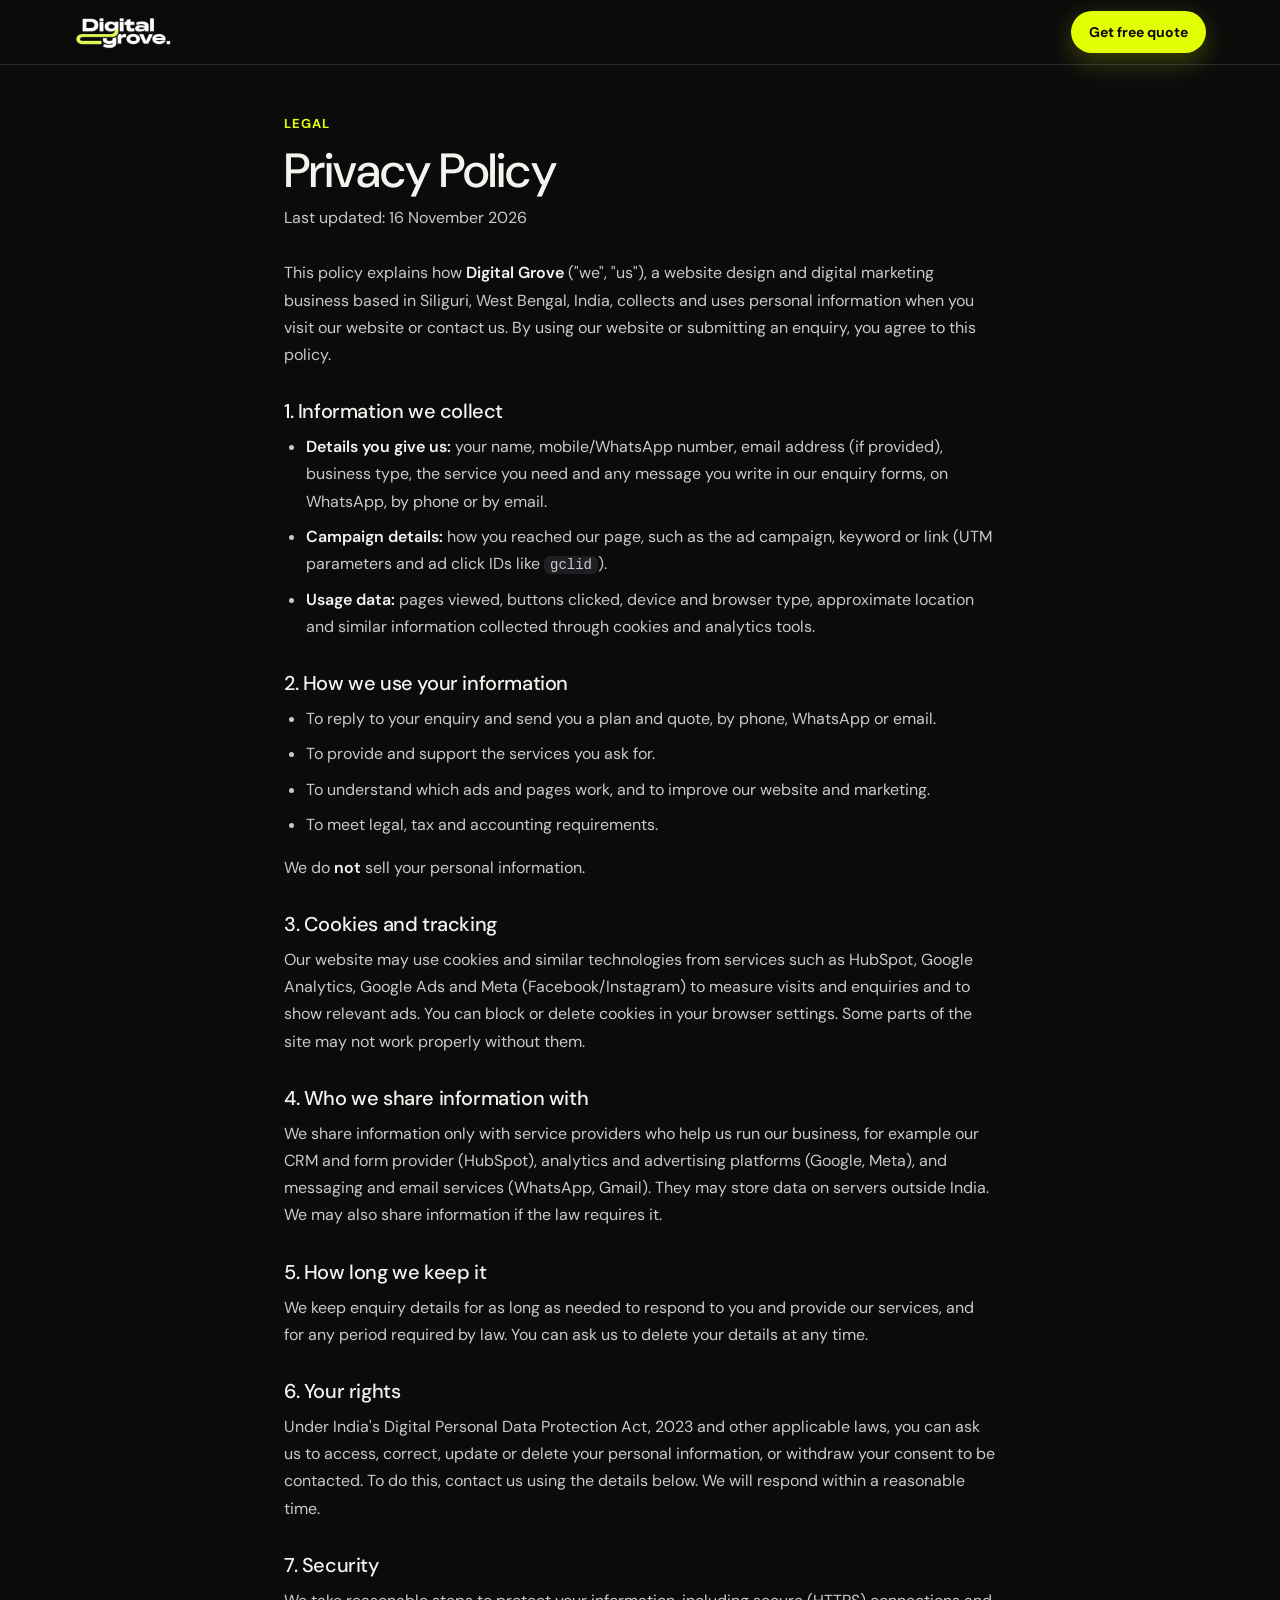
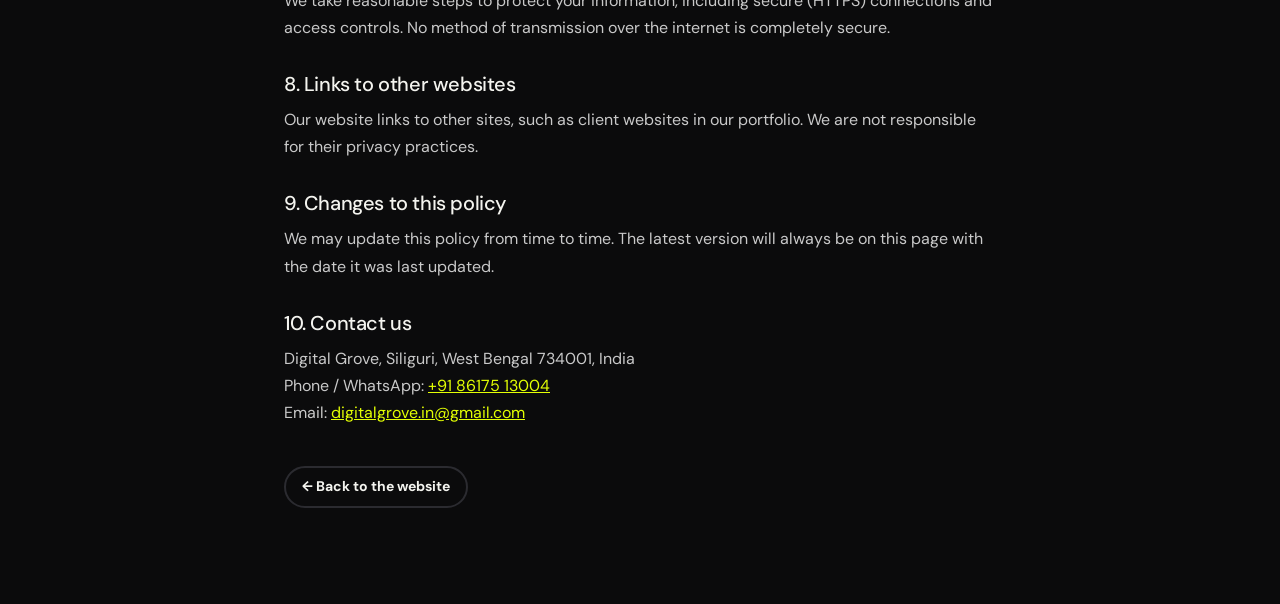
<file: privacy-policy.html>
<!DOCTYPE html>
<html lang="en-IN">

<head>
  <meta charset="utf-8">
  <meta name="viewport" content="width=device-width, initial-scale=1, viewport-fit=cover">
  <title>Privacy Policy – Digital Grove</title>
  <meta name="description" content="How Digital Grove, a website design company in Siliguri, collects, uses and protects the details you share through our website and enquiry forms.">
  <link rel="canonical" href="https://digitalgrove.in/privacy-policy">
  <meta name="theme-color" content="#0b0b0c">
  <link rel="icon" type="image/png" href="https://digitalgrove.in/hubfs/Digtial_grove_favicon.png">
  <link rel="preconnect" href="https://fonts.googleapis.com">
  <link rel="preconnect" href="https://fonts.gstatic.com" crossorigin>
  <link href="https://fonts.googleapis.com/css2?family=DM+Sans:opsz,wght@9..40,400;9..40,500;9..40,700&display=swap" rel="stylesheet">
  <link rel="stylesheet" href="./assets/css/thank-you.css?v=1.3">
</head>

<body>
  <header class="site-header">
    <div class="container site-header__inner">
      <a class="logo" href="index.html" aria-label="Back to Digital Grove website design page">
        <img src="./assets/images/digital-grove-white.webp" alt="Digital Grove" width="98" height="34">
      </a>
      <a class="btn btn--primary btn--sm" href="index.html#get-quote">Get free quote</a>
    </div>
  </header>

  <main class="legal">
    <div class="container legal__inner">
      <p class="legal__eyebrow">Legal</p>
      <h1>Privacy Policy</h1>
      <p class="legal__meta">Last updated: 16 November 2026</p>

      <p>This policy explains how <strong>Digital Grove</strong> ("we", "us"), a website design and digital marketing business based in Siliguri, West Bengal, India, collects and uses personal information when you visit our website or contact us. By using our website or submitting an enquiry, you agree to this policy.</p>

      <h2>1. Information we collect</h2>
      <ul>
        <li><strong>Details you give us:</strong> your name, mobile/WhatsApp number, email address (if provided), business type, the service you need and any message you write in our enquiry forms, on WhatsApp, by phone or by email.</li>
        <li><strong>Campaign details:</strong> how you reached our page, such as the ad campaign, keyword or link (UTM parameters and ad click IDs like <code>gclid</code>).</li>
        <li><strong>Usage data:</strong> pages viewed, buttons clicked, device and browser type, approximate location and similar information collected through cookies and analytics tools.</li>
      </ul>

      <h2>2. How we use your information</h2>
      <ul>
        <li>To reply to your enquiry and send you a plan and quote, by phone, WhatsApp or email.</li>
        <li>To provide and support the services you ask for.</li>
        <li>To understand which ads and pages work, and to improve our website and marketing.</li>
        <li>To meet legal, tax and accounting requirements.</li>
      </ul>
      <p>We do <strong>not</strong> sell your personal information.</p>

      <h2>3. Cookies and tracking</h2>
      <p>Our website may use cookies and similar technologies from services such as HubSpot, Google Analytics, Google Ads and Meta (Facebook/Instagram) to measure visits and enquiries and to show relevant ads. You can block or delete cookies in your browser settings. Some parts of the site may not work properly without them.</p>

      <h2>4. Who we share information with</h2>
      <p>We share information only with service providers who help us run our business, for example our CRM and form provider (HubSpot), analytics and advertising platforms (Google, Meta), and messaging and email services (WhatsApp, Gmail). They may store data on servers outside India. We may also share information if the law requires it.</p>

      <h2>5. How long we keep it</h2>
      <p>We keep enquiry details for as long as needed to respond to you and provide our services, and for any period required by law. You can ask us to delete your details at any time.</p>

      <h2>6. Your rights</h2>
      <p>Under India's Digital Personal Data Protection Act, 2023 and other applicable laws, you can ask us to access, correct, update or delete your personal information, or withdraw your consent to be contacted. To do this, contact us using the details below. We will respond within a reasonable time.</p>

      <h2>7. Security</h2>
      <p>We take reasonable steps to protect your information, including secure (HTTPS) connections and access controls. No method of transmission over the internet is completely secure.</p>

      <h2>8. Links to other websites</h2>
      <p>Our website links to other sites, such as client websites in our portfolio. We are not responsible for their privacy practices.</p>

      <h2>9. Changes to this policy</h2>
      <p>We may update this policy from time to time. The latest version will always be on this page with the date it was last updated.</p>

      <h2>10. Contact us</h2>
      <p>Digital Grove, Siliguri, West Bengal 734001, India<br>
        Phone / WhatsApp: <a href="tel:+918617513004">+91 86175 13004</a><br>
        Email: <a href="mailto:digitalgrove.in@gmail.com">digitalgrove.in@gmail.com</a></p>

      <p class="legal__back"><a class="btn btn--ghost btn--sm" href="index.html">← Back to the website</a></p>
    </div>
  </main>
</body>

</html>
</file>
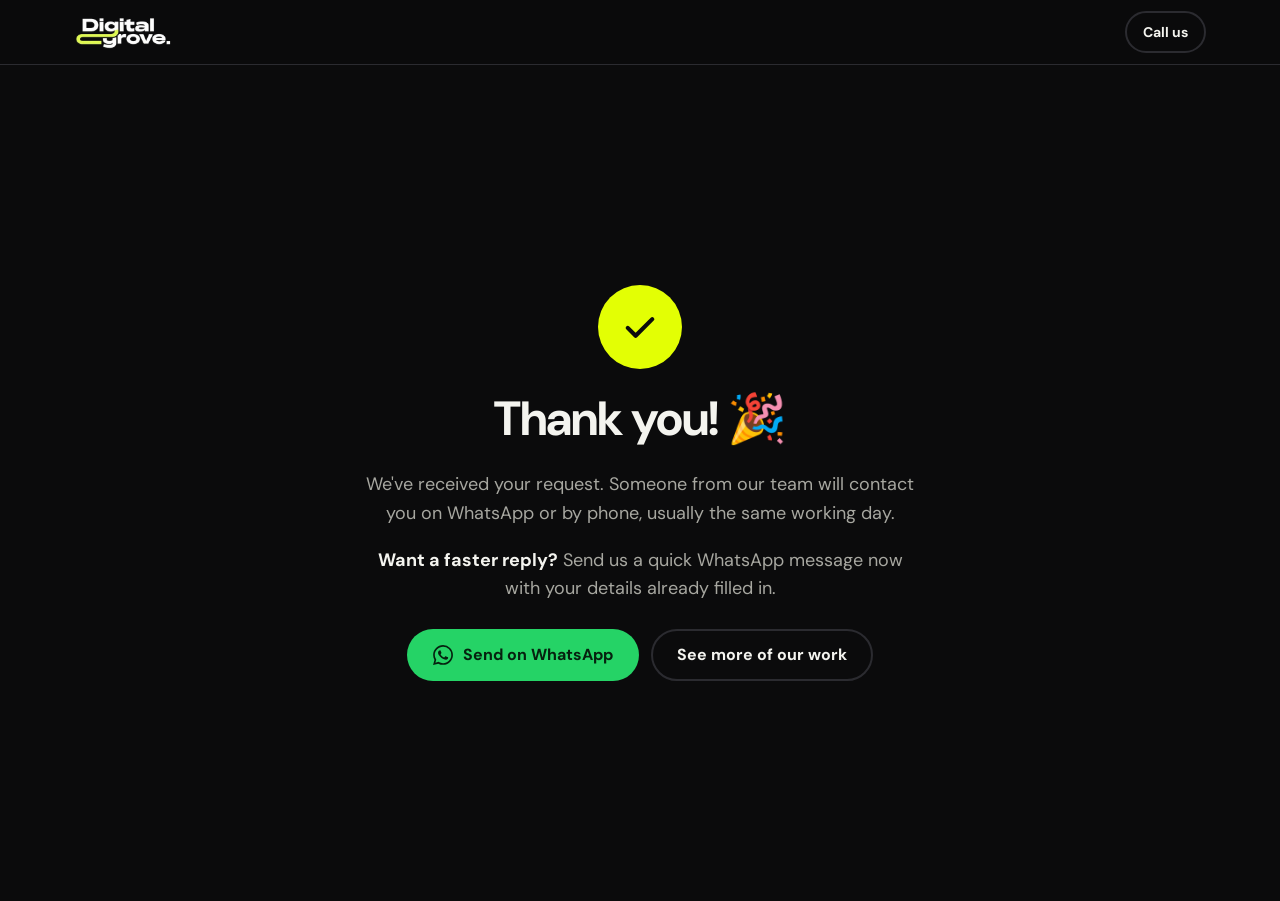
<file: thank-you.html>
<!DOCTYPE html>
<html lang="en-IN">

<head>
  <meta charset="utf-8">
  <meta name="viewport" content="width=device-width, initial-scale=1, viewport-fit=cover">
  <title>Thank You – Digital Grove</title>
  <!-- Thank-you pages should not be indexed or show up in search -->
  <meta name="robots" content="noindex, nofollow">
  <meta name="theme-color" content="#0b0b0c">
  <link rel="icon" type="image/png" href="https://digitalgrove.in/hubfs/Digtial_grove_favicon.png">
  <link rel="preconnect" href="https://fonts.googleapis.com">
  <link rel="preconnect" href="https://fonts.gstatic.com" crossorigin>
  <link href="https://fonts.googleapis.com/css2?family=DM+Sans:opsz,wght@9..40,400;9..40,500;9..40,700&display=swap" rel="stylesheet">
  <link rel="stylesheet" href="./assets/css/thank-you.css?v=1.3">

  <!-- Google tag (gtag.js) – Google Ads AW-17957925667 -->
  <script async src="https://www.googletagmanager.com/gtag/js?id=AW-17957925667"></script>
  <script>
    window.dataLayer = window.dataLayer || [];
    function gtag(){dataLayer.push(arguments);}
    gtag('js', new Date());
    gtag('config', 'AW-17957925667');
  </script>
  <!-- Google Tag Manager -->
  <script>(function(w,d,s,l,i){w[l]=w[l]||[];w[l].push({'gtm.start':
  new Date().getTime(),event:'gtm.js'});var f=d.getElementsByTagName(s)[0],
  j=d.createElement(s),dl=l!='dataLayer'?'&l='+l:'';j.async=true;j.src=
  'https://www.googletagmanager.com/gtm.js?id='+i+dl;f.parentNode.insertBefore(j,f);
  })(window,document,'script','dataLayer','GTM-MBS7FWKB');</script>
  <!-- End Google Tag Manager -->

  <!-- The Google Ads lead conversion is sent by the form (assets/js/lead.js) before redirecting here, so it is not repeated on this page. -->
</head>

<body>
  <!-- Google Tag Manager (noscript) -->
  <noscript><iframe src="https://www.googletagmanager.com/ns.html?id=GTM-MBS7FWKB"
  height="0" width="0" style="display:none;visibility:hidden"></iframe></noscript>
  <!-- End Google Tag Manager (noscript) -->
  <svg xmlns="http://www.w3.org/2000/svg" style="display:none" aria-hidden="true">
    <symbol id="i-check" viewBox="0 0 24 24"><path d="M5 12.5l4.5 4.5L19 7.5" fill="none" stroke="currentColor" stroke-width="2.4" stroke-linecap="round" stroke-linejoin="round"/></symbol>
    <symbol id="i-wa" viewBox="0 0 24 24"><path fill="currentColor" d="M17.5 14.4c-.3-.15-1.75-.86-2.02-.96-.27-.1-.47-.15-.67.15-.2.3-.77.96-.94 1.16-.17.2-.35.22-.64.07-.3-.15-1.25-.46-2.38-1.47-.88-.79-1.47-1.76-1.65-2.06-.17-.3-.02-.46.13-.6.13-.14.3-.35.45-.52.15-.17.2-.3.3-.5.1-.2.05-.37-.03-.52-.07-.15-.67-1.6-.92-2.2-.24-.58-.49-.5-.67-.5h-.57c-.2 0-.52.07-.8.37-.27.3-1.04 1.02-1.04 2.48 0 1.46 1.07 2.88 1.22 3.08.15.2 2.1 3.2 5.08 4.48.71.31 1.27.49 1.7.63.72.23 1.37.2 1.88.12.57-.09 1.75-.72 2-1.41.25-.7.25-1.29.17-1.41-.07-.13-.27-.2-.57-.35zM12.05 21.8h-.01a9.87 9.87 0 01-5.03-1.38l-.36-.21-3.74.98 1-3.65-.24-.37a9.86 9.86 0 01-1.51-5.26c0-5.45 4.44-9.88 9.9-9.88 2.64 0 5.12 1.03 6.99 2.9a9.82 9.82 0 012.89 6.99c0 5.45-4.44 9.88-9.89 9.88zm8.41-18.3A11.81 11.81 0 0012.05 0C5.5 0 .16 5.34.16 11.9c0 2.1.55 4.14 1.59 5.95L.06 24l6.3-1.65a11.88 11.88 0 005.69 1.45h.01c6.55 0 11.89-5.34 11.89-11.9 0-3.18-1.24-6.16-3.49-8.41z"/></symbol>
    <symbol id="i-phone" viewBox="0 0 24 24"><path d="M6.6 10.8a15.1 15.1 0 006.6 6.6l2.2-2.2a1 1 0 011-.25 11.4 11.4 0 003.6.57 1 1 0 011 1V20a1 1 0 01-1 1A17 17 0 013 4a1 1 0 011-1h3.5a1 1 0 011 1c0 1.25.2 2.45.57 3.57a1 1 0 01-.25 1z" fill="currentColor"/></symbol>
  </svg>

  <header class="site-header">
    <div class="container site-header__inner">
      <a class="logo" href="index.html" aria-label="Back to Digital Grove website design page">
        <img src="./assets/images/digital-grove-white.webp" alt="Digital Grove" width="98" height="34">
      </a>
      <a class="btn btn--ghost btn--sm" href="tel:+918617513004" data-track="call" data-cta="ty-header">Call us</a>
    </div>
  </header>

  <main class="ty" data-ty>
    <div class="container">
      <div class="ty__icon"><svg aria-hidden="true"><use href="#i-check"/></svg></div>
      <h1>Thank you<span data-ty-name></span>! 🎉</h1>
      <p>We've received your request. Someone from our team will contact you on WhatsApp or by phone, usually the same working day.</p>
      <p><strong style="color:var(--text)">Want a faster reply?</strong> Send us a quick WhatsApp message now with your details already filled in.</p>
      <div class="ty__actions">
        <a class="btn btn--wa" href="https://wa.me/918617513004" data-ty-wa data-track="whatsapp" data-cta="ty" target="_blank" rel="noopener"><svg aria-hidden="true"><use href="#i-wa"/></svg>Send on WhatsApp</a>
        <a class="btn btn--ghost" href="https://digitalgrove.in/portfolio">See more of our work</a>
      </div>
    </div>
  </main>

  <script src="./assets/js/lead.js?v=3.0" defer></script>
</body>

</html>
</file>
